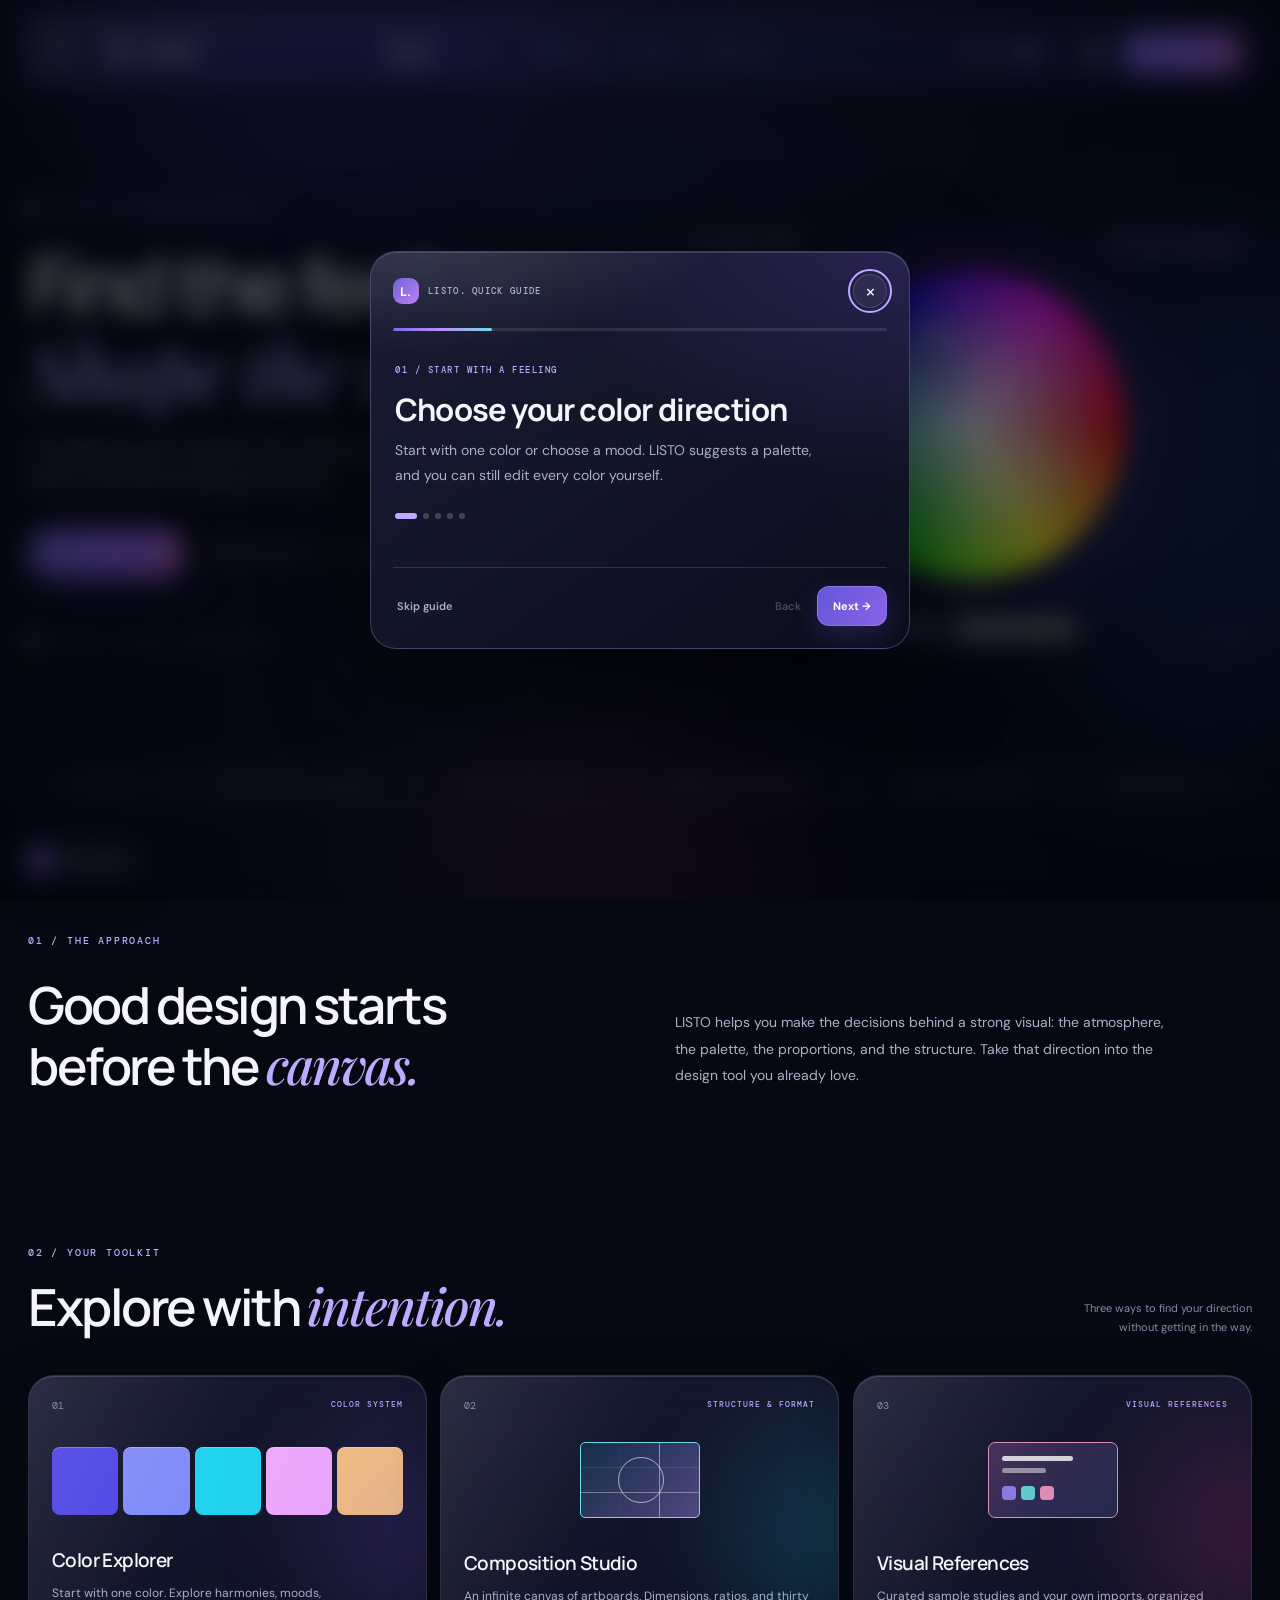
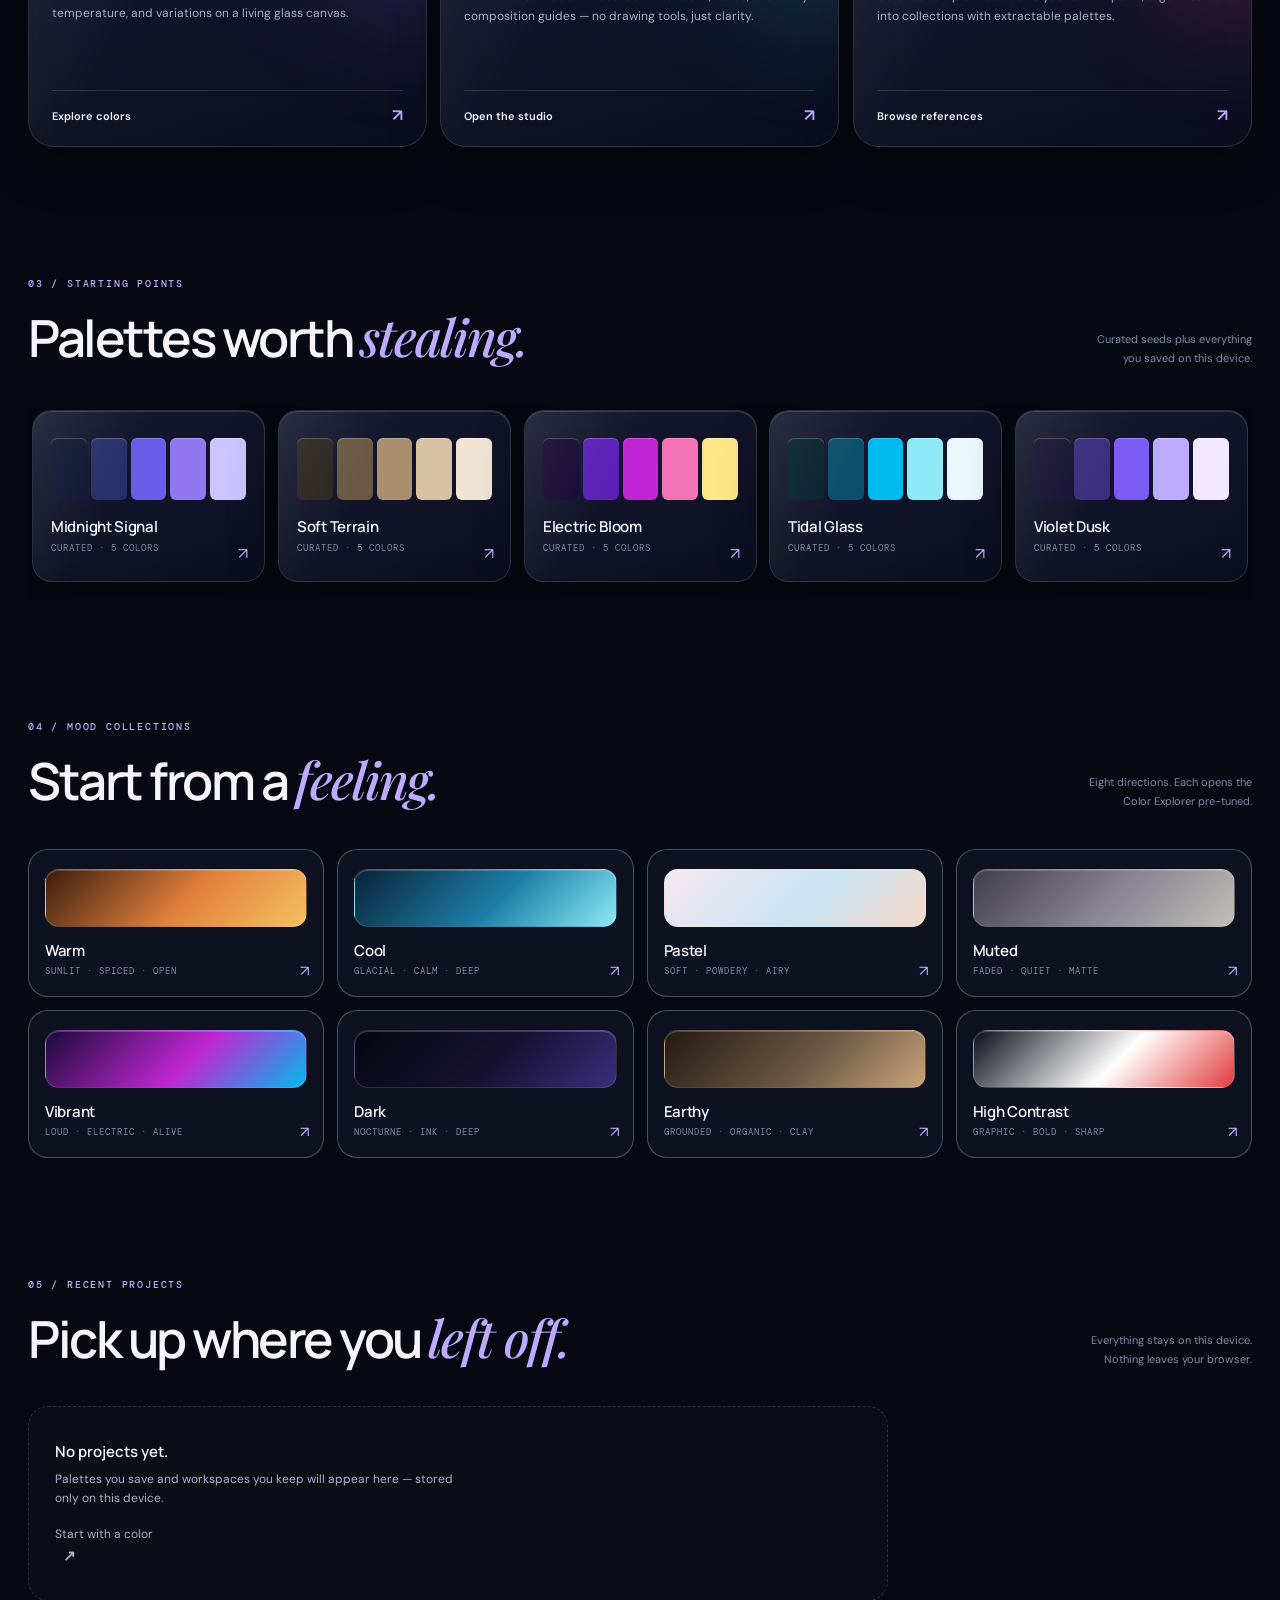
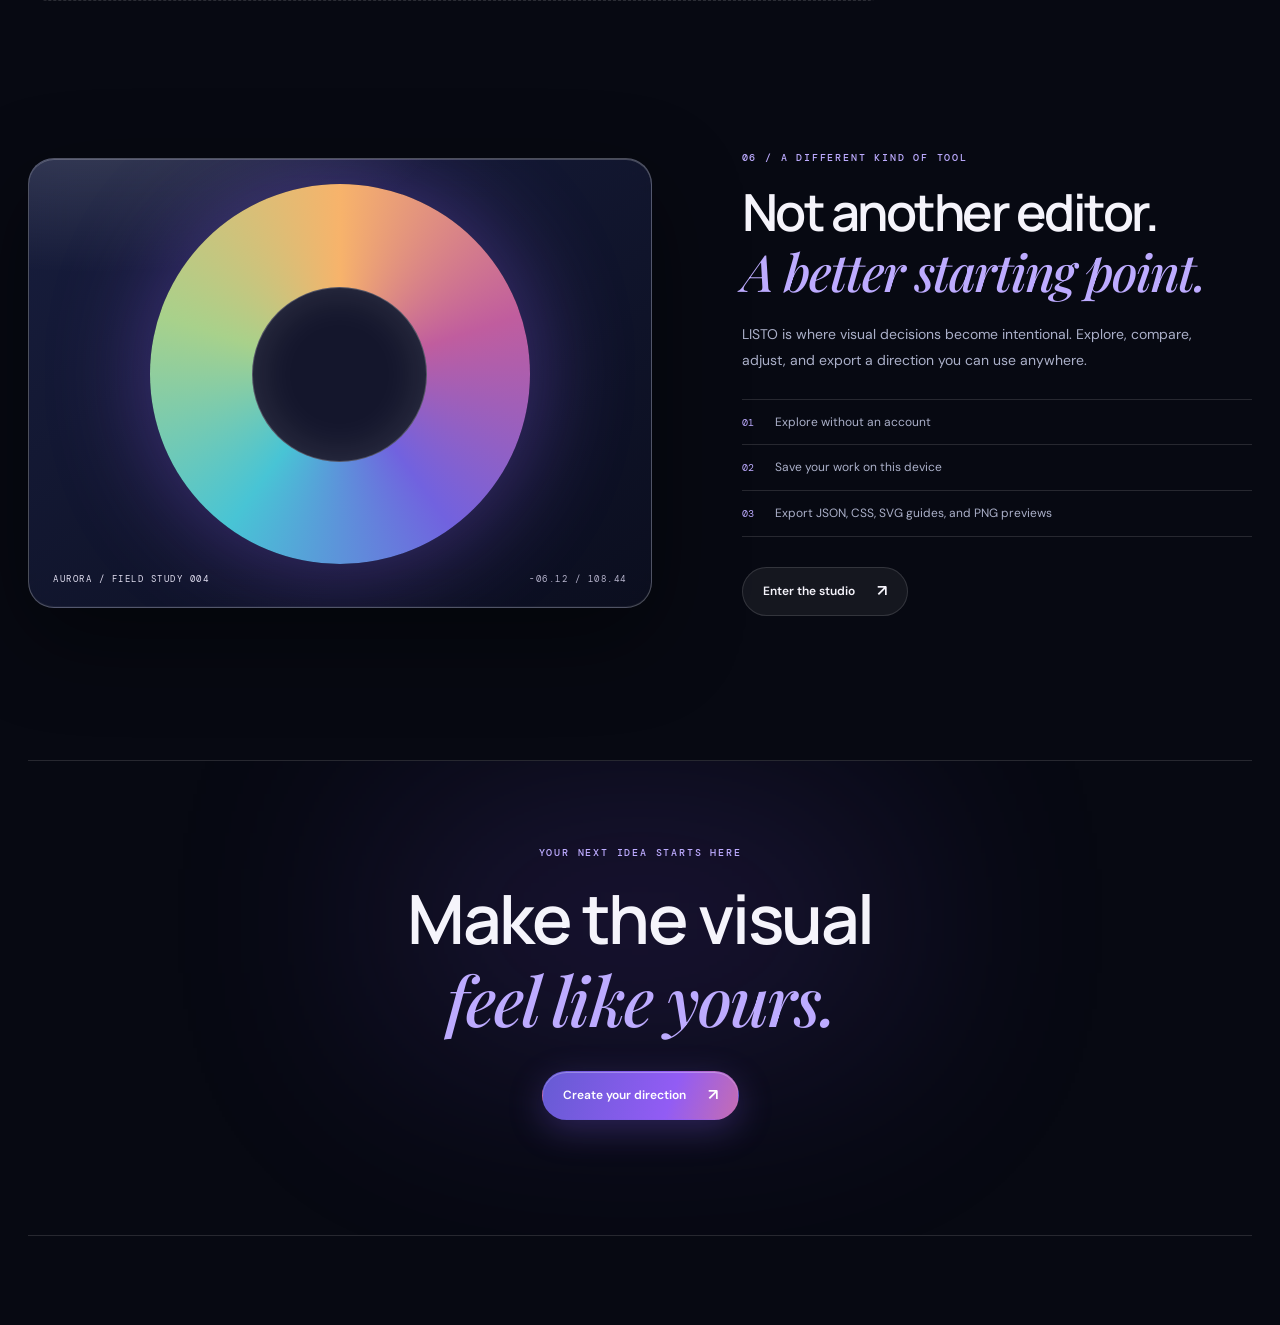
<file: index.html>
<!doctype html>
<html lang="en">
<head>
  <meta charset="utf-8">
  <meta name="viewport" content="width=device-width, initial-scale=1, viewport-fit=cover">
  <meta name="theme-color" content="#070912">
  <meta name="description" content="LISTO. — Create Your Visual Direction. Explore color, composition, dimensions, and visual references in a cinematic creative toolkit.">
  <meta name="color-scheme" content="dark light">
  <title>LISTO. — Create Your Visual Direction</title>
  <link rel="icon" href="data:image/svg+xml,%3Csvg xmlns='http://www.w3.org/2000/svg' viewBox='0 0 40 40'%3E%3Crect width='40' height='40' rx='10' fill='%23171933'/%3E%3Cpath d='M5 25C11 5 18 7 19 17S25 35 35 13' fill='none' stroke='%23bdabff' stroke-width='3' stroke-linecap='round'/%3E%3C/svg%3E">
  <link rel="preconnect" href="https://fonts.googleapis.com">
  <link rel="preconnect" href="https://fonts.gstatic.com" crossorigin>
  <link href="https://fonts.googleapis.com/css2?family=DM+Mono:wght@400;500&family=DM+Sans:wght@400;500;600;700&family=Manrope:wght@400;500;600;700;800&family=Playfair+Display:ital,wght@0,500;0,600;1,500&display=swap" rel="stylesheet">
  <link rel="stylesheet" href="styles.css">
  <link rel="stylesheet" href="workspace.css">
  <link rel="stylesheet" href="studio.css">
  <link rel="stylesheet" href="direction.css">
  <link rel="stylesheet" href="ux.css">
</head>
<body>
  <!-- ============ Cinematic atmosphere (shared) ============ -->
  <div class="ambient" aria-hidden="true">
    <div class="aurora aurora-a"></div>
    <div class="aurora aurora-b"></div>
    <div class="aurora aurora-c"></div>
    <div class="aurora-veil"></div>
    <div class="grain"></div>
    <div class="vignette"></div>
  </div>
  <div class="pointer-light" id="pointerLight" aria-hidden="true"></div>
  <div class="scroll-progress" id="scrollProgress" aria-hidden="true"></div>

  <!-- ============ Navigation ============ -->
  <header class="topbar-wrap">
    <nav class="topbar glass glass-liquid" aria-label="Main navigation">
      <button class="crumb-back icon-btn" id="crumbBack" aria-label="Back to homepage" hidden>←</button>
      <a class="brand" href="#home" aria-label="LISTO home">
        <span class="brand-mark">
          <svg viewBox="0 0 40 40" role="img" aria-label="Aurora Flow">
            <path d="M5 25C11 5 18 7 19 17S25 35 35 13"/>
            <path d="M5 31C13 15 19 14 23 23S29 30 35 22"/>
          </svg>
        </span>
        <span>LISTO<span class="brand-dot">.</span></span>
      </a>
      <span class="view-crumb" id="viewCrumb" hidden>COLOR EXPLORER</span>

      <div class="nav-links" id="navLinks">
        <a class="nav-link active" href="#home" data-route="home">Explore</a>
        <a class="nav-link" href="#colors" data-route="colors" aria-label="Color Explorer: choose and customize colors">Colors</a>
        <a class="nav-link" href="#studio" data-route="studio" aria-label="Composition Studio: set dimensions and composition guides">Composition</a>
        <a class="nav-link" href="#direction" data-route="direction" aria-label="Visual Direction: combine your choices and export">Direction</a>
        <a class="nav-link" href="#references" data-route="references" aria-label="Visual References: browse inspiration">References</a>
      </div>

      <div class="nav-actions">
        <div class="sound-cluster" role="group" aria-label="Sound controls">
          <button class="icon-btn sound-btn" id="soundToggle" aria-label="Turn sound off" aria-pressed="true" title="Sound">
            <span id="soundIcon">♫</span>
          </button>
          <input class="volume-slider" id="volumeSlider" type="range" min="0" max="100" value="35" aria-label="Sound volume" title="Volume">
        </div>
        <button class="icon-btn" id="themeToggle" aria-label="Switch light or dark theme" title="Theme">◐</button>
        <button class="menu-toggle" id="menuToggle" aria-label="Open navigation" aria-expanded="false" aria-controls="navLinks">☰</button>
        <a class="nav-cta" href="#studio">Open Studio <span aria-hidden="true">↗</span></a>
      </div>
    </nav>
  </header>

  <main id="home">
    <!-- ============ Hero ============ -->
    <section class="hero section-shell" id="explore">
      <div class="hero-copy">
        <div class="eyebrow"><span class="eyebrow-dot"></span> A VISUAL EXPLORATION TOOLKIT</div>
        <h1>Find the feeling.<br><em>Shape the vision.</em></h1>
        <p class="hero-description">A thoughtful space to explore color, understand composition, and build a visual direction before you create.</p>
        <div class="hero-actions">
          <a class="button button-primary magnetic" href="#colors">Explore colors <span aria-hidden="true">↗</span></a>
          <a class="text-link" href="#direction">Guided direction <span aria-hidden="true">↗</span></a>
          <a class="text-link" href="#how-it-works">How it works <span aria-hidden="true">↓</span></a>
        </div>
        <div class="hero-meta"><span class="live-dot"></span> No editor. No noise. Just direction.</div>
      </div>

      <div class="hero-art" id="heroArt" aria-label="Interactive color spectrum">
        <div class="art-halo" id="heroHalo"></div>
        <div class="orbit orbit-one" aria-hidden="true"></div>
        <div class="orbit orbit-two" aria-hidden="true"></div>
        <div class="wheel-wrap">
          <canvas id="heroWheel" aria-hidden="true"></canvas>
          <button class="wheel-knob" id="heroKnob" role="slider" aria-label="Color wheel — pick hue and saturation"
                  aria-valuemin="0" aria-valuemax="360" aria-valuenow="258" aria-valuetext="hue 258, saturation 72 percent"></button>
        </div>
        <div class="wheel-readout glass">
          <span class="wheel-swatch" id="heroSwatch" aria-hidden="true"></span>
          <code id="heroHex">#6D5CE8</code>
          <button class="text-link" id="heroUse" data-snd-off>Explore this color <span aria-hidden="true">↗</span></button>
        </div>
        <div class="float-label label-top"><span class="tiny-swatch swatch-violet"></span> DRAG THE SPECTRUM</div>
        <div class="float-label label-bottom"><span class="tiny-swatch swatch-cyan"></span> COLOR / MOOD</div>
        <div class="hero-index">01 — 04</div>
      </div>
    </section>

    <!-- ============ Ticker ============ -->
    <section class="ticker" aria-label="LISTO features">
      <div class="ticker-track">
        <span>COLOR EXPLORATION</span><i aria-hidden="true">✳</i><span>COMPOSITION THINKING</span><i aria-hidden="true">✳</i><span>VISUAL DIRECTION</span><i aria-hidden="true">✳</i><span>DIMENSION DISCOVERY</span><i aria-hidden="true">✳</i>
        <span aria-hidden="true">COLOR EXPLORATION</span><i aria-hidden="true">✳</i><span aria-hidden="true">COMPOSITION THINKING</span><i aria-hidden="true">✳</i><span aria-hidden="true">VISUAL DIRECTION</span><i aria-hidden="true">✳</i><span aria-hidden="true">DIMENSION DISCOVERY</span><i aria-hidden="true">✳</i>
      </div>
    </section>

    <!-- ============ Approach ============ -->
    <section class="section-shell intro-section" id="how-it-works">
      <div class="section-kicker">01 / THE APPROACH</div>
      <div class="intro-grid">
        <h2>Good design starts<br>before the <em>canvas.</em></h2>
        <p>LISTO helps you make the decisions behind a strong visual: the atmosphere, the palette, the proportions, and the structure. Take that direction into the design tool you already love.</p>
      </div>
    </section>

    <!-- ============ Toolkit ============ -->
    <section class="section-shell tools-section" id="studio-anchor">
      <div class="section-heading">
        <div>
          <div class="section-kicker">02 / YOUR TOOLKIT</div>
          <h2>Explore with <em>intention.</em></h2>
        </div>
        <span class="section-note">Three ways to find your direction<br>without getting in the way.</span>
      </div>

      <div class="tool-grid tool-grid-3">
        <article class="tool-card tool-color glass glass-crystal">
          <div class="tool-topline"><span>01</span><span class="tool-tag">COLOR SYSTEM</span></div>
          <div class="mini-palette"><span></span><span></span><span></span><span></span><span></span></div>
          <h3>Color Explorer</h3>
          <p>Start with one color. Explore harmonies, moods, temperature, and variations on a living glass canvas.</p>
          <button class="card-action" data-route="colors">Explore colors <span aria-hidden="true">↗</span></button>
        </article>

        <article class="tool-card tool-composition glass glass-crystal">
          <div class="tool-topline"><span>02</span><span class="tool-tag">STRUCTURE &amp; FORMAT</span></div>
          <div class="mini-artboard"><div class="thirds"></div><div class="mini-circle"></div></div>
          <h3>Composition Studio</h3>
          <p>An infinite canvas of artboards. Dimensions, ratios, and thirty composition guides — no drawing tools, just clarity.</p>
          <button class="card-action" data-route="studio">Open the studio <span aria-hidden="true">↗</span></button>
        </article>

        <article class="tool-card tool-direction glass glass-crystal">
          <div class="tool-topline"><span>03</span><span class="tool-tag">VISUAL REFERENCES</span></div>
          <div class="direction-preview"><div class="dp-line"></div><div class="dp-line short"></div><div class="dp-chips"><i></i><i></i><i></i></div></div>
          <h3>Visual References</h3>
          <p>Curated sample studies and your own imports, organized into collections with extractable palettes.</p>
          <button class="card-action" data-route="references">Browse references <span aria-hidden="true">↗</span></button>
        </article>
      </div>
    </section>

    <!-- ============ Featured palettes ============ -->
    <section class="section-shell palettes-section" id="palettes">
      <div class="section-heading">
        <div>
          <div class="section-kicker">03 / STARTING POINTS</div>
          <h2>Palettes worth <em>stealing.</em></h2>
        </div>
        <span class="section-note">Curated seeds plus everything<br>you saved on this device.</span>
      </div>
      <div class="palette-strip" id="paletteStrip"></div>
    </section>

    <!-- ============ Mood collections ============ -->
    <section class="section-shell moods-section" id="moods">
      <div class="section-heading">
        <div>
          <div class="section-kicker">04 / MOOD COLLECTIONS</div>
          <h2>Start from a <em>feeling.</em></h2>
        </div>
        <span class="section-note">Eight directions. Each opens the<br>Color Explorer pre-tuned.</span>
      </div>
      <div class="mood-tiles" id="moodTiles"></div>
    </section>

    <!-- ============ Recent projects ============ -->
    <section class="section-shell recents-section" id="recents">
      <div class="section-heading">
        <div>
          <div class="section-kicker">05 / RECENT PROJECTS</div>
          <h2>Pick up where you <em>left off.</em></h2>
        </div>
        <span class="section-note">Everything stays on this device.<br>Nothing leaves your browser.</span>
      </div>
      <div class="recents-list" id="recentsList"></div>
    </section>

    <!-- ============ Philosophy ============ -->
    <section class="section-shell feature-section">
      <div class="feature-visual glass glass-liquid"><div class="feature-orb"></div><div class="feature-caption">AURORA / FIELD STUDY 004</div><div class="feature-coordinate">-06.12 / 108.44</div></div>
      <div class="feature-copy">
        <div class="section-kicker">06 / A DIFFERENT KIND OF TOOL</div>
        <h2>Not another editor.<br><em>A better starting point.</em></h2>
        <p>LISTO is where visual decisions become intentional. Explore, compare, adjust, and export a direction you can use anywhere.</p>
        <ul class="feature-list">
          <li><span>01</span> Explore without an account</li>
          <li><span>02</span> Save your work on this device</li>
          <li><span>03</span> Export JSON, CSS, SVG guides, and PNG previews</li>
        </ul>
        <a class="button button-secondary magnetic" href="#studio">Enter the studio <span aria-hidden="true">↗</span></a>
      </div>
    </section>

    <!-- ============ Closing ============ -->
    <section class="section-shell closing-section">
      <div class="closing-glow" aria-hidden="true"></div>
      <div class="section-kicker">YOUR NEXT IDEA STARTS HERE</div>
      <h2>Make the visual<br><em>feel like yours.</em></h2>
      <a class="button button-primary magnetic" href="#colors">Create your direction <span aria-hidden="true">↗</span></a>
    </section>
  </main>

  <footer class="footer section-shell">
    <a class="brand" href="#home"><span class="brand-mark"><svg viewBox="0 0 40 40"><path d="M5 25C11 5 18 7 19 17S25 35 35 13"/><path d="M5 31C13 15 19 14 23 23S29 30 35 22"/></svg></span><span>LISTO<span class="brand-dot">.</span></span></a>
    <span>CREATE YOUR VISUAL DIRECTION</span>
    <span>© 2026 LISTO. / MADE FOR THE CURIOUS.</span>
  </footer>

  <!-- ============ COLOR EXPLORER VIEW ============ -->
  <section class="view" id="view-colors" aria-label="Color Explorer" hidden>
    <div class="view-ambient" aria-hidden="true">
      <div class="dyn-aurora dyn-a"></div>
      <div class="dyn-aurora dyn-b"></div>
      <div class="dyn-veil"></div>
      <div class="grain"></div>
    </div>
    <h2 class="sr-only">Color Explorer</h2>

    <div class="view-body colors-layout">
      <!-- Left rail: inputs -->
      <aside class="rail rail-left glass" aria-label="Color inputs and tools">
        <div class="rail-tabs" role="tablist" aria-label="Color tools">
          <button class="rail-tab active" role="tab" aria-selected="true" data-tab="wheel" id="tabWheelBtn" aria-controls="tab-wheel">Wheel</button>
          <button class="rail-tab" role="tab" aria-selected="false" data-tab="mixer" id="tabMixerBtn" aria-controls="tab-mixer">Mixer</button>
          <button class="rail-tab" role="tab" aria-selected="false" data-tab="gradient" id="tabGradientBtn" aria-controls="tab-gradient">Gradient</button>
          <button class="rail-tab" role="tab" aria-selected="false" data-tab="contrast" id="tabContrastBtn" aria-controls="tab-contrast">Contrast</button>
        </div>

        <!-- Wheel / input panel -->
        <div class="rail-panel" id="tab-wheel" role="tabpanel" aria-labelledby="tabWheelBtn">
          <div class="wheel-block">
            <div class="cx-wheel-wrap">
              <canvas id="cxWheel" aria-hidden="true"></canvas>
              <button class="wheel-knob" id="cxKnob" role="slider" aria-label="Color wheel — hue and saturation"
                      aria-valuemin="0" aria-valuemax="360" aria-valuenow="258"></button>
            </div>
            <div class="field-inline">
              <label for="cxValue">Brightness</label>
              <input type="range" id="cxValue" min="8" max="100" value="86">
            </div>
          </div>

          <div class="control-group">
            <label for="cxHex">HEX</label>
            <div class="io-row">
              <input id="cxHex" value="#6D5CE8" maxlength="7" spellcheck="false" autocomplete="off">
              <input type="color" id="cxNative" value="#6D5CE8" aria-label="Native color picker">
            </div>
          </div>
          <div class="io-triple">
            <div class="control-group"><label for="cxR">R</label><input type="number" id="cxR" min="0" max="255" value="109"></div>
            <div class="control-group"><label for="cxG">G</label><input type="number" id="cxG" min="0" max="255" value="92"></div>
            <div class="control-group"><label for="cxB">B</label><input type="number" id="cxB" min="0" max="255" value="232"></div>
          </div>
          <div class="io-triple">
            <div class="control-group"><label for="cxH">H</label><input type="number" id="cxH" min="0" max="360" value="258"></div>
            <div class="control-group"><label for="cxS">S</label><input type="number" id="cxS" min="0" max="100" value="60"></div>
            <div class="control-group"><label for="cxL">L</label><input type="number" id="cxL" min="0" max="100" value="64"></div>
          </div>
          <p class="help-copy">Pick on the wheel, type in any format, or use the native picker. The whole interface reacts live.</p>
        </div>

        <!-- Mixer panel -->
        <div class="rail-panel" id="tab-mixer" role="tabpanel" aria-labelledby="tabMixerBtn" hidden>
          <div class="mixer-row">
            <input type="color" id="mixA" value="#6D5CE8" aria-label="Mixer color A">
            <input type="color" id="mixB" value="#01BAEF" aria-label="Mixer color B">
          </div>
          <div class="field-inline">
            <label for="mixT">Blend</label>
            <input type="range" id="mixT" min="0" max="100" value="50">
          </div>
          <div class="mixer-out">
            <span class="mixer-swatch" id="mixOutSwatch"></span>
            <code id="mixOutHex">#377BEB</code>
          </div>
          <button class="small-button" id="mixAdd" data-snd-off>Add mix to palette</button>
          <button class="small-button ghost" id="mixSetCore" data-snd-off>Set as core color</button>
          <p class="help-copy">Mixing is linear in sRGB — fast, predictable, and fully deterministic.</p>
        </div>

        <!-- Gradient panel -->
        <div class="rail-panel" id="tab-gradient" role="tabpanel" aria-labelledby="tabGradientBtn" hidden>
          <div class="grad-stops" id="gradStops"></div>
          <div class="grad-bar" id="gradBar" aria-hidden="true"></div>
          <div class="field-inline">
            <label for="gradAngle">Angle <span id="gradAngleVal">135°</span></label>
            <input type="range" id="gradAngle" min="0" max="360" value="135">
          </div>
          <pre class="code-block" id="gradCss" tabindex="0">background: linear-gradient(135deg, #6D5CE8, #01BAEF);</pre>
          <div class="btn-row">
            <button class="small-button" id="gradCopy" data-snd-off>Copy CSS</button>
            <button class="small-button ghost" id="gradApply" data-snd-off>Use in preview</button>
          </div>
        </div>

        <!-- Contrast panel -->
        <div class="rail-panel" id="tab-contrast" role="tabpanel" aria-labelledby="tabContrastBtn" hidden>
          <div class="field-inline split">
            <div class="control-group"><label for="ctFgIn">Text</label><input type="color" id="ctFgIn" value="#FFFFFF"></div>
            <div class="control-group"><label for="ctBgIn">Background</label><input type="color" id="ctBgIn" value="#6D5CE8"></div>
          </div>
          <div class="ct-sample" id="ctSample"><span>Sample text preview</span></div>
          <div class="ct-ratio" id="ctRatio">4.6 : 1</div>
          <div class="ct-badges" id="ctBadges"></div>
          <div class="quick-pick" id="ctQuick" aria-label="Quick pick from palette"></div>
          <p class="help-copy">WCAG 2.1 relative luminance. AA needs 4.5:1 (3:1 for large text), AAA needs 7:1.</p>
        </div>
      </aside>

      <!-- Center stage -->
      <section class="stage" aria-label="Live previews">
        <div class="preview-tabs" role="tablist" aria-label="Preview modes">
          <button class="preview-tab active" data-preview="gradient" role="tab" aria-selected="true">Gradient</button>
          <button class="preview-tab" data-preview="scene" role="tab" aria-selected="false">Scene</button>
          <button class="preview-tab" data-preview="abstract" role="tab" aria-selected="false">Abstract</button>
          <button class="preview-tab" data-preview="blocks" role="tab" aria-selected="false">Blocks</button>
          <button class="preview-tab" data-preview="glass" role="tab" aria-selected="false">Glass</button>
          <button class="preview-tab" data-preview="app" role="tab" aria-selected="false">App</button>
        </div>
        <div class="preview-stage glass glass-liquid" id="previewStage"></div>
        <div class="color-readout" id="colorReadout">
          <div class="ro-cell"><span>CORE</span><code id="roHex">#6D5CE8</code></div>
          <div class="ro-cell"><span>RGB</span><code id="roRgb">109 · 92 · 232</code></div>
          <div class="ro-cell"><span>HSL</span><code id="roHsl">258° 60% 64%</code></div>
          <div class="ro-cell"><span>TEMP</span><code id="roTemp">COOL</code></div>
          <div class="ro-cell"><span>VS WHITE</span><code id="roCw">3.2:1</code></div>
          <div class="ro-cell"><span>VS BLACK</span><code id="roCb">6.6:1</code></div>
        </div>
      </section>

      <!-- Right rail: harmony, palette, variations, moods, history, saved -->
      <aside class="rail rail-right glass" aria-label="Harmony and palette">
        <div class="control-group slim">
          <label for="harmonySel">Color harmony</label>
          <select id="harmonySel">
            <option>Analogous</option>
            <option>Complementary</option>
            <option>Triadic</option>
            <option>Tetradic</option>
            <option>Split Complementary</option>
            <option>Square</option>
            <option>Monochromatic</option>
          </select>
        </div>
        <p class="help-copy" id="harmonyDesc"></p>

        <div class="palette-block">
          <div class="pb-head"><h3>Palette</h3>
            <button class="mini-btn" id="regenBtn" title="Regenerate palette" aria-label="Regenerate palette">↻</button>
          </div>
          <div class="palette-row" id="paletteRow"></div>
          <p class="help-copy tiny">Click a swatch to copy. The ring marks the selected color. Locks survive regeneration.</p>
        </div>

        <div class="pb-head"><h3>Variations</h3></div>
        <div class="vary-grid">
          <button class="vary-btn" data-vary="lighter">Lighter</button>
          <button class="vary-btn" data-vary="darker">Darker</button>
          <button class="vary-btn" data-vary="warmer">Warmer</button>
          <button class="vary-btn" data-vary="cooler">Cooler</button>
          <button class="vary-btn" data-vary="muted">Muted</button>
          <button class="vary-btn" data-vary="vibrant">Vibrant</button>
          <button class="vary-btn" data-vary="contrast">Contrast</button>
          <button class="vary-btn" data-vary="balanced">Balanced</button>
        </div>

        <div class="pb-head"><h3>Moods</h3></div>
        <div class="mood-chips" id="moodChips"></div>

        <div class="pb-head">
          <h3>History</h3>
          <button class="mini-btn" id="undoBtn" title="Undo last palette change" aria-label="Undo" data-snd-off>⟲</button>
        </div>
        <div class="hist-strip" id="histStrip"></div>

        <div class="pb-head"><h3>Saved palettes</h3></div>
        <div class="save-row">
          <input id="palName" placeholder="Name this palette" maxlength="40" aria-label="Palette name">
          <button class="small-button" id="savePalBtn" data-snd-off>Save</button>
        </div>
        <div class="saved-list" id="savedList"></div>

        <div class="btn-row export-row">
          <button class="small-button" id="expJson" data-snd-off>Export JSON</button>
          <button class="small-button" id="expCss" data-snd-off>CSS vars</button>
          <button class="small-button" id="expPng" data-snd-off>PNG card</button>
        </div>
      </aside>
    </div>
  </section>

  <!-- ============ COMPOSITION STUDIO VIEW ============ -->
  <section class="view" id="view-studio" aria-label="Composition Studio" hidden>
    <h2 class="sr-only">Composition Studio</h2>
    <div class="studio-root">
      <!-- Composition library drawer -->
      <aside class="lib-drawer glass" id="libDrawer" aria-label="Composition library">
        <div class="lib-head">
          <h3>Composition Library</h3>
          <button class="mini-btn" id="libClose" aria-label="Close library" data-snd-off>×</button>
        </div>
        <div class="lib-scroll" id="libList"></div>
      </aside>

      <!-- Canvas -->
      <div class="canvas-wrap">
        <div class="canvas-viewport" id="canvasViewport" tabindex="0" aria-label="Canvas with one artboard. Arrow keys pan, plus and minus zoom, zero fits the artboard.">
          <div class="canvas-world" id="canvasWorld"></div>
          <div class="snap-layer" id="snapLayer" aria-hidden="true"></div>
        </div>

        <div class="studio-toolbar glass" id="studioToolbar" role="toolbar" aria-label="Canvas tools">
          <button class="tb-btn accent" id="tbNew" title="New artboard (N)">＋<span class="tb-tip">New</span></button>
          <button class="tb-btn" id="tbDup" title="Duplicate selected artboard">⧉<span class="tb-tip">Duplicate</span></button>
          <button class="tb-btn" id="tbDel" title="Delete selected artboard (Del)">🗑<span class="tb-tip">Delete</span></button>
          <span class="tb-sep" aria-hidden="true"></span>
          <button class="tb-btn" id="tbUndo" title="Undo">⟲<span class="tb-tip">Undo</span></button>
          <button class="tb-btn toggle" id="tbSnap" title="Smart snap on/off" aria-pressed="true">⌖<span class="tb-tip">Snap</span></button>
          <span class="tb-sep" aria-hidden="true"></span>
          <button class="tb-btn" id="tbFitAll" title="Fit artboard (0)">⛶<span class="tb-tip">Fit all</span></button>
          <button class="tb-btn" id="tbFocus" title="Focus selected artboard (F)">◉<span class="tb-tip">Focus</span></button>
          <button class="tb-btn" id="tbCompare" title="Compare two artboards side by side (C)">◫<span class="tb-tip">Compare</span></button>
          <span class="tb-sep" aria-hidden="true"></span>
          <button class="tb-btn" id="tbZoomOut" title="Zoom out (-)">−</button>
          <span class="zoom-label" id="zoomLabel">100%</span>
          <button class="tb-btn" id="tbZoomIn" title="Zoom in (+)">＋</button>
          <span class="tb-sep" aria-hidden="true"></span>
          <button class="tb-btn toggle" id="tbMini" title="Minimap on/off" aria-pressed="true">▦<span class="tb-tip">Map</span></button>
          <button class="tb-btn toggle" id="tbLib" title="Composition library" aria-pressed="false">☰<span class="tb-tip">Library</span></button>
          <button class="tb-btn toggle" id="tbInsp" title="Properties inspector" aria-pressed="true">⚙<span class="tb-tip">Props</span></button>
          <span class="tb-sep" aria-hidden="true"></span>
          <button class="tb-btn" id="tbSave" title="Save workspace to this device">⤓<span class="tb-tip">Save</span></button>
          <button class="tb-btn" id="tbExport" title="Export" aria-haspopup="true" aria-expanded="false">⇱<span class="tb-tip">Export</span></button>
        </div>
        <div class="export-menu glass" id="exportMenu" hidden>
          <button class="menu-item" id="expStudioJson">Workspace JSON</button>
          <button class="menu-item" id="expGuideSvg">SVG composition guide</button>
          <button class="menu-item" id="expGuidePng">PNG preview</button>
        </div>

        <canvas class="minimap" id="minimap" width="220" height="150" aria-label="Minimap — click to navigate"></canvas>
        <div class="canvas-hint" id="canvasHint">Drag to pan · Scroll to move · Ctrl + scroll to zoom · Resize the selected artboard from its handles</div>
      </div>

      <!-- Inspector -->
      <aside class="inspector glass" id="inspector" aria-label="Artboard properties">
        <div class="insp-scroll">
          <section class="insp-sec">
            <h4>Artboard</h4>
            <div class="field-row"><label for="abName">Name</label><input id="abName" placeholder="Artboard name" maxlength="48"></div>
            <div class="field-row two">
              <div><label for="abUnit">Unit</label>
                <select id="abUnit"><option value="px">px</option><option value="mm">mm</option><option value="cm">cm</option><option value="in">inch</option></select>
              </div>
              <div><label for="abPreset">Dimension preset</label>
                <select id="abPreset">
                  <option value="">Choose…</option>
                  <optgroup label="Social">
                    <option value="1080x1350">Portrait post · 1080 × 1350</option>
                    <option value="1080x1080">Square post · 1080 × 1080</option>
                    <option value="1080x1920">Story / Reel · 1080 × 1920</option>
                    <option value="1200x630">Link card · 1200 × 630</option>
                    <option value="1500x500">Banner · 1500 × 500</option>
                  </optgroup>
                  <optgroup label="Print">
                    <option value="a4">A4 · 210 × 297 mm</option>
                    <option value="a3">A3 · 297 × 420 mm</option>
                    <option value="a5">A5 · 148 × 210 mm</option>
                    <option value="poster-s">Poster S · 11 × 17 in</option>
                    <option value="poster-l">Poster L · 18 × 24 in</option>
                    <option value="poster-xl">Poster XL · 24 × 36 in</option>
                  </optgroup>
                  <optgroup label="Screen">
                    <option value="1440x900">Desktop · 1440 × 900</option>
                    <option value="1920x1080">Desktop HD · 1920 × 1080</option>
                    <option value="2560x1440">Desktop QHD · 2560 × 1440</option>
                    <option value="834x1112">Tablet · 834 × 1112</option>
                    <option value="390x844">Mobile · 390 × 844</option>
                    <option value="1920x1200">Wallpaper · 1920 × 1200</option>
                    <option value="2560x1440w">Wallpaper QHD · 2560 × 1440</option>
                  </optgroup>
                  <optgroup label="Video & Presentation">
                    <option value="1280x720">Video HD · 1280 × 720</option>
                    <option value="3840x2160">Video UHD · 3840 × 2160</option>
                    <option value="1920x1080p">Slide 16:9 · 1920 × 1080</option>
                    <option value="2048x1536p">Slide 4:3 · 2048 × 1536</option>
                  </optgroup>
                </select>
              </div>
            </div>
            <div class="dim-grid">
              <div class="field"><label for="abW">Width</label><input type="number" id="abW" min="16" max="20000" step="any" inputmode="decimal"></div>
              <button class="mini-btn wide" id="abSwap" title="Swap orientation" aria-label="Swap width and height">⇄</button>
              <div class="field"><label for="abH">Height</label><input type="number" id="abH" min="16" max="20000" step="any" inputmode="decimal"></div>
            </div>
            <div class="ratio-row">
              <label class="check"><input type="checkbox" id="abRatioLock"> Lock ratio</label>
              <code id="abRatio">—</code>
            </div>
            <div class="field-row two">
              <div><label for="abDpi">DPI / PPI</label><input type="number" id="abDpi" min="24" max="1200" value="300"></div>
              <div><label for="abBg">Background</label><input type="color" id="abBg" value="#10162B"></div>
            </div>
          </section>

          <section class="insp-sec">
            <h4>Print space</h4>
            <div class="field-row two">
              <div><label for="abBleed">Bleed (mm)</label><input type="number" id="abBleed" min="0" max="20" step="0.5" value="0"></div>
              <div><label for="abMargin">Margin</label><input type="number" id="abMargin" min="0" max="2000" step="any" value="0"></div>
            </div>
            <label class="check"><input type="checkbox" id="abSafe"> Show safe area</label>
            <p class="help-copy tiny">Margin is measured in the selected unit. The dashed frame marks content bounds.</p>
          </section>

          <section class="insp-sec">
            <h4>Guides</h4>
            <div class="guide-list" id="guideList"></div>
            <p class="help-copy tiny" id="guideHint">Apply guides from the Composition Library.</p>
          </section>

          <section class="insp-sec">
            <h4>Reference overlay</h4>
            <input type="file" id="refFile" accept="image/*" hidden>
            <div class="btn-row">
              <button class="small-button" id="refImport" data-snd-off>Import image</button>
              <button class="small-button ghost" id="refFit" data-snd-off>Fit to artboard</button>
            </div>
            <div id="refCtrls" hidden>
              <div class="field-inline"><label for="refOpacity">Opacity <span id="refOpacityVal">40%</span></label><input type="range" id="refOpacity" min="5" max="100" value="40"></div>
              <div class="field-inline"><label for="refScale">Scale <span id="refScaleVal">100%</span></label><input type="range" id="refScale" min="10" max="400" value="100"></div>
              <div class="io-triple">
                <div class="control-group"><label for="refX">X %</label><input type="number" id="refX" min="-100" max="100" value="0"></div>
                <div class="control-group"><label for="refY">Y %</label><input type="number" id="refY" min="-100" max="100" value="0"></div>
                <div class="control-group"><label for="refRot">Rot °</label><input type="number" id="refRot" min="-180" max="180" value="0"></div>
              </div>
              <div class="btn-row">
                <label class="check"><input type="checkbox" id="refShow" checked> Show</label>
                <label class="check"><input type="checkbox" id="refLock"> Lock</label>
                <button class="mini-btn danger" id="refRemove" title="Remove reference" aria-label="Remove reference">×</button>
              </div>
              <p class="help-copy tiny">References sit above the artboard for comparison only — they are never design layers.</p>
            </div>
          </section>

          <section class="insp-sec">
            <h4>Visual blueprint</h4>
            <div class="field-row"><label for="bpTitle">Project title</label><input id="bpTitle" placeholder="e.g. Midnight Signal"></div>
            <div class="field-row"><label for="bpMood">Mood / direction</label><input id="bpMood" placeholder="e.g. focused, atmospheric"></div>
            <div class="field-row"><label for="bpNotes">Composition notes</label><textarea id="bpNotes" rows="3" placeholder="Guides, hierarchy, references…"></textarea></div>
            <div class="btn-row">
              <button class="small-button" id="bpSave" data-snd-off>Save blueprint</button>
              <button class="small-button ghost" id="bpExport" data-snd-off>Export JSON</button>
            </div>
            <p class="help-copy tiny" id="bpStatus">Saved locally on this device.</p>
          </section>
        </div>
      </aside>
    </div>
  </section>

  <!-- ============ VISUAL REFERENCES VIEW ============ -->
  <section class="view" id="view-references" aria-label="Visual References" hidden>
    <h2 class="sr-only">Visual References</h2>
    <div class="refs-body">
      <div class="refs-head glass">
        <div class="refs-search">
          <input id="refSearch" type="search" placeholder="Search titles, tags, moods…" aria-label="Search references">
        </div>
        <div class="ref-chips" id="refChips" role="tablist" aria-label="Filter categories"></div>
        <div class="refs-actions">
          <input type="file" id="refFileInput" accept="image/*" multiple hidden>
          <button class="small-button" id="refImportBtn" data-snd-off>Import images</button>
          <span class="refs-count" id="refsCount"></span>
        </div>
      </div>
      <div class="refs-scroll">
        <div class="refs-grid" id="refsGrid"></div>
        <div class="refs-empty" id="refsEmpty" hidden>
          <strong>Nothing matches that search.</strong>
          <span>Try another word, or import your own image below.</span>
          <button class="small-button" id="refImportBtn2" data-snd-off>Import images</button>
        </div>
      </div>
      <aside class="ref-detail glass" id="refDetail" aria-label="Reference details" hidden>
        <button class="mini-btn ref-detail-close" id="refDetailClose" aria-label="Close details" data-snd-off>×</button>
        <div id="refDetailBody"></div>
      </aside>
    </div>
  </section>

  <!-- ============ GUIDED DIRECTION VIEW ============ -->
  <section class="view" id="view-direction" aria-label="Guided Creative Direction" hidden>
    <div class="view-ambient dir-ambient" aria-hidden="true">
      <div class="dyn-aurora dyn-a"></div>
      <div class="dyn-aurora dyn-b"></div>
      <div class="dyn-veil"></div>
      <div class="grain"></div>
    </div>
    <h2 class="sr-only">Guided Creative Direction</h2>

    <div class="direction-body">
      <header class="direction-head glass glass-liquid">
        <div class="dh-title">
          <span class="dir-kicker">GUIDED WORKFLOW</span>
          <input class="dir-title-input" id="dpTitle" maxlength="80" aria-label="Project title" placeholder="Untitled Direction">
          <span class="dir-save-state" id="dpSavedState">Saved on this device</span>
        </div>

        <nav class="dir-steps" id="dpSteps" aria-label="Workflow progress">
          <button class="dir-step active" data-stage="color" aria-current="step"><i>01</i><span>Color</span></button>
          <button class="dir-step" data-stage="composition"><i>02</i><span>Composition</span></button>
          <button class="dir-step" data-stage="review"><i>03</i><span>Review</span></button>
          <button class="dir-step" data-stage="export"><i>04</i><span>Export</span></button>
        </nav>

        <div class="dh-actions">
          <button class="small-button ghost" id="dpNew">New</button>
          <button class="small-button" id="dpSave">Save project</button>
          <button class="small-button ghost" id="dpOpen">Open</button>
        </div>
      </header>

      <div class="direction-scroll" id="dpScroll">
        <!-- STAGE 1 — COLOR -->
        <section class="dir-stage" data-panel="color" aria-label="Color direction">
          <div class="dir-grid color-grid">
            <aside class="dir-panel glass" aria-label="Color inputs">
              <div class="dir-panel-head"><span>01 / CORE COLOR</span><i class="dir-live-dot"></i></div>
              <div class="dp-wheel-wrap">
                <canvas id="dpWheel" aria-hidden="true"></canvas>
                <button class="wheel-knob" id="dpKnob" role="slider" aria-label="Color wheel — hue and saturation"
                        aria-valuemin="0" aria-valuemax="360" aria-valuenow="258"></button>
              </div>
              <div class="field-inline">
                <label for="dpValue">Brightness</label>
                <input type="range" id="dpValue" min="8" max="100" value="86">
              </div>
              <div class="control-group">
                <label for="dpHex">HEX</label>
                <div class="io-row">
                  <input id="dpHex" value="#6D5CE8" maxlength="7" spellcheck="false" autocomplete="off">
                  <input type="color" id="dpNative" value="#6D5CE8" aria-label="Native color picker">
                </div>
              </div>
              <div class="io-triple">
                <div class="control-group"><label for="dpR">R</label><input type="number" id="dpR" min="0" max="255" value="109"></div>
                <div class="control-group"><label for="dpG">G</label><input type="number" id="dpG" min="0" max="255" value="92"></div>
                <div class="control-group"><label for="dpB">B</label><input type="number" id="dpB" min="0" max="255" value="232"></div>
              </div>
              <div class="io-triple">
                <div class="control-group"><label for="dpH">H</label><input type="number" id="dpH" min="0" max="360" value="258"></div>
                <div class="control-group"><label for="dpS">S</label><input type="number" id="dpS" min="0" max="100" value="60"></div>
                <div class="control-group"><label for="dpL">L</label><input type="number" id="dpL" min="0" max="100" value="64"></div>
              </div>
              <p class="help-copy tiny">Pick, type, or use the native picker. Every stage and export reads this one color.</p>
            </aside>

            <div class="dir-feature glass" aria-label="Color atmosphere preview">
              <div class="dir-atmosphere" id="dpAtmosphere">
                <div class="atmo-orb atmo-a" id="dpAtmoA"></div>
                <div class="atmo-orb atmo-b" id="dpAtmoB"></div>
                <div class="atmo-orb atmo-c" id="dpAtmoC"></div>
                <div class="atmo-sheen"></div>
              </div>
              <div class="atmo-readout">
                <div>
                  <span class="dir-label">CORE</span>
                  <code id="dpCoreHex">#6D5CE8</code>
                </div>
                <div>
                  <span class="dir-label">RGB</span>
                  <code id="dpCoreRgb">109 · 92 · 232</code>
                </div>
                <div>
                  <span class="dir-label">HSL</span>
                  <code id="dpCoreHsl">258° 60% 64%</code>
                </div>
                <div>
                  <span class="dir-label">MOOD</span>
                  <code id="dpMoodReadout">Custom</code>
                </div>
              </div>
              <p class="dir-harmony-note" id="dpHarmonyNote">Analogous — neighbors on the wheel.</p>
            </div>

            <aside class="dir-panel glass" aria-label="Palette and mood">
              <div class="control-group slim">
                <label for="dpHarmony">Color harmony</label>
                <select id="dpHarmony">
                  <option>Analogous</option>
                  <option>Complementary</option>
                  <option>Triadic</option>
                  <option>Tetradic</option>
                  <option>Split Complementary</option>
                  <option>Square</option>
                  <option>Monochromatic</option>
                </select>
              </div>
              <div class="dir-panel-head sub"><span>MOOD</span><button class="mini-btn" id="dpClearMood" title="Clear mood" aria-label="Clear mood">×</button></div>
              <div class="mood-chips dir-moods" id="dpMoods"></div>

              <div class="dir-panel-head sub"><span>PALETTE</span><button class="mini-btn" id="dpRegen" title="Regenerate palette" aria-label="Regenerate palette">↻</button></div>
              <div class="palette-row dir-palette" id="dpPalette"></div>
              <div class="dp-lock-note">Tap a swatch to set it as core · lock to keep it through changes</div>

              <div class="dir-panel-head sub"><span>VARIATIONS</span></div>
              <div class="vary-grid dir-vary">
                <button class="vary-btn" data-dp-vary="lighter">Lighter</button>
                <button class="vary-btn" data-dp-vary="darker">Darker</button>
                <button class="vary-btn" data-dp-vary="warmer">Warmer</button>
                <button class="vary-btn" data-dp-vary="cooler">Cooler</button>
                <button class="vary-btn" data-dp-vary="muted">Muted</button>
                <button class="vary-btn" data-dp-vary="vibrant">Vibrant</button>
                <button class="vary-btn" data-dp-vary="contrast">Contrast</button>
                <button class="vary-btn" data-dp-vary="balanced">Balanced</button>
              </div>
              <a class="text-link dir-tool-link" href="#colors">Open full Color Explorer <span aria-hidden="true">↗</span></a>
            </aside>
          </div>
        </section>

        <!-- STAGE 2 — COMPOSITION -->
        <section class="dir-stage" data-panel="composition" aria-label="Composition and dimensions" hidden>
          <div class="dir-grid comp-grid">
            <aside class="dir-panel glass" aria-label="Dimension controls">
              <div class="dir-panel-head"><span>02 / DIMENSIONS</span><i class="dir-live-dot"></i></div>
              <div class="field-row two">
                <div><label for="dpUnit">Unit</label>
                  <select id="dpUnit"><option value="px">px</option><option value="mm">mm</option><option value="cm">cm</option><option value="in">inch</option></select>
                </div>
                <div><label for="dpDpi">DPI / PPI</label><input type="number" id="dpDpi" min="24" max="1200" value="300"></div>
              </div>
              <div class="dim-grid">
                <div class="field"><label for="dpW">Width</label><input type="number" id="dpW" min="16" max="20000" step="any" inputmode="decimal"></div>
                <button class="mini-btn wide" id="dpSwap" title="Swap orientation" aria-label="Swap width and height">⇄</button>
                <div class="field"><label for="dpHeight">Height</label><input type="number" id="dpHeight" min="16" max="20000" step="any" inputmode="decimal"></div>
              </div>
              <div class="ratio-row">
                <label class="check"><input type="checkbox" id="dpRatioLock" checked> Lock ratio</label>
                <code id="dpRatioReadout">4:5</code>
              </div>
              <div class="dir-panel-head sub"><span>ASPECT RATIO</span></div>
              <div class="ratio-chips" id="dpRatios">
                <button data-ratio="1:1">1:1</button>
                <button data-ratio="4:5">4:5</button>
                <button data-ratio="16:9">16:9</button>
                <button data-ratio="9:16">9:16</button>
                <button data-ratio="3:2">3:2</button>
                <button data-ratio="210:297">A4</button>
              </div>
              <div class="field-row two">
                <div><label for="dpBg">Background</label><input type="color" id="dpBg" value="#10162B"></div>
                <div><label for="dpMargin">Margin (px)</label><input type="number" id="dpMargin" min="0" max="2000" step="1" value="0"></div>
              </div>
              <label class="check"><input type="checkbox" id="dpSafe" checked> Show safe area</label>
              <label class="check"><input type="checkbox" id="dpGrid"> Show layout grid</label>
              <p class="help-copy tiny">Drag the artboard handles or type exact values. Both stay in sync.</p>
            </aside>

            <div class="dir-artboard-stage glass" id="dpArtStage" aria-label="Artboard preview">
              <div class="dp-art-meta">
                <span id="dpArtName">Direction Artboard</span>
                <code id="dpDimReadout">1080 × 1350 px</code>
              </div>
              <div class="dp-art-viewport" id="dpArtViewport">
                <div class="dp-art-frame" id="dpArtFrame">
                  <svg id="dpArtSvg" viewBox="0 0 1080 1350" preserveAspectRatio="none" aria-hidden="true"></svg>
                  <span class="dp-handle n" data-handle="n"></span>
                  <span class="dp-handle e" data-handle="e"></span>
                  <span class="dp-handle s" data-handle="s"></span>
                  <span class="dp-handle w" data-handle="w"></span>
                  <span class="dp-handle ne" data-handle="ne"></span>
                  <span class="dp-handle se" data-handle="se"></span>
                  <span class="dp-handle sw" data-handle="sw"></span>
                  <span class="dp-handle nw" data-handle="nw"></span>
                </div>
              </div>
              <div class="dp-art-caption"><span>COMPOSITION PREVIEW</span><span id="dpArtRatio">4:5</span></div>
            </div>

            <aside class="dir-panel glass" aria-label="Composition guides">
              <div class="dir-panel-head"><span>GUIDES &amp; STRUCTURE</span><i class="dir-live-dot"></i></div>
              <div class="dp-guide-list" id="dpGuides"></div>
              <div class="dir-panel-head sub"><span>LAYOUT</span></div>
              <div class="dp-layout-rows">
                <span>Safe area <code id="dpSafeState">ON</code></span>
                <span>Grid <code id="dpGridState">OFF</code></span>
                <span>Ratio lock <code id="dpLockState">ON</code></span>
              </div>
              <a class="text-link dir-tool-link" href="#studio">Open Composition Studio <span aria-hidden="true">↗</span></a>
              <p class="help-copy tiny">Dimensions sync with the studio's selected artboard and the shared project.</p>
            </aside>
          </div>
        </section>

        <!-- STAGE 3 — REVIEW -->
        <section class="dir-stage" data-panel="review" aria-label="Visual direction review" hidden>
          <div class="dir-grid review-grid">
            <div class="dir-review glass">
              <div class="dir-panel-head"><span>03 / VISUAL DIRECTION</span><span class="dir-review-flag">LIVE</span></div>
              <h3 class="review-title" id="dpRevTitle">Untitled Direction</h3>
              <p class="review-mood" id="dpRevMood">No mood selected</p>

              <div class="review-core">
                <span class="review-core-swatch" id="dpRevSwatch"></span>
                <div>
                  <span class="dir-label">CORE COLOR</span>
                  <code id="dpRevCore">#6D5CE8</code>
                </div>
                <div>
                  <span class="dir-label">HARMONY</span>
                  <code id="dpRevHarmony">Analogous</code>
                </div>
              </div>

              <div class="dir-panel-head sub"><span>PALETTE</span></div>
              <div class="review-palette" id="dpRevPalette"></div>

              <div class="review-facts">
                <div><span>DIMENSIONS</span><code id="dpRevDims">1080 × 1350 px</code></div>
                <div><span>ASPECT</span><code id="dpRevRatio">4:5</code></div>
                <div><span>GUIDES</span><code id="dpRevGuides">Thirds</code></div>
                <div><span>DPI</span><code id="dpRevDpi">300</code></div>
              </div>

              <div class="field-row">
                <label for="dpRevNotes">Direction notes</label>
                <textarea id="dpRevNotes" rows="4" maxlength="1200" placeholder="What should this direction feel like? Materials, pace, references…"></textarea>
              </div>
              <span class="dir-save-state" id="dpRevStatus">Every change updates this review automatically.</span>
            </div>

            <div class="dir-review-visual glass">
              <div class="review-atmosphere" id="dpRevAtmosphere">
                <div class="atmo-orb atmo-a"></div>
                <div class="atmo-orb atmo-b"></div>
                <div class="atmo-orb atmo-c"></div>
                <div class="atmo-sheen"></div>
              </div>
              <div class="review-art" id="dpRevArt"></div>
              <div class="review-visual-foot">
                <span id="dpRevName">Direction Artboard</span>
                <span id="dpRevArtRatio">1080 × 1350</span>
              </div>
            </div>
          </div>
        </section>

        <!-- STAGE 4 — EXPORT STUDIO -->
        <section class="dir-stage" data-panel="export" aria-label="Export studio" hidden>
          <div class="dir-grid export-grid">
            <aside class="dir-panel glass" aria-label="Export settings">
              <div class="dir-panel-head"><span>04 / EXPORT STUDIO</span><i class="dir-live-dot"></i></div>

              <div class="dir-panel-head sub"><span>FORMAT</span></div>
              <div class="seg-row" id="dxFormats" role="group" aria-label="Export format">
                <button class="seg active" data-format="pdf">PDF</button>
                <button class="seg" data-format="png">PNG</button>
                <button class="seg" data-format="jpg">JPG</button>
              </div>

              <div class="dir-panel-head sub"><span>WHAT TO EXPORT</span></div>
              <div class="dx-targets" id="dxTargets" role="group" aria-label="Export target">
                <button class="dx-target active" data-target="blueprint"><b>Full blueprint</b><span>Complete visual direction</span></button>
                <button class="dx-target" data-target="palette"><b>Color palette</b><span>Swatches, HEX and RGB</span></button>
                <button class="dx-target" data-target="composition"><b>Composition</b><span>Artboard with guide overlay</span></button>
                <button class="dx-target" data-target="artboard"><b>Artboard</b><span>Clean artboard preview</span></button>
              </div>

              <div class="dir-panel-head sub"><span>PAGE &amp; QUALITY</span></div>
              <div class="field-row two">
                <div><label for="dxPaper">Paper</label>
                  <select id="dxPaper"><option value="a4">A4</option><option value="letter">US Letter</option></select>
                </div>
                <div><label for="dxOrientation">Orientation</label>
                  <select id="dxOrientation"><option value="portrait">Portrait</option><option value="landscape">Landscape</option></select>
                </div>
              </div>
              <div class="field-row two">
                <div><label for="dxResolution">Resolution</label>
                  <select id="dxResolution">
                    <option value="1600">Standard · 1600 px</option>
                    <option value="2400" selected>High · 2400 px</option>
                    <option value="3200">Ultra · 3200 px</option>
                  </select>
                </div>
                <div><label for="dxQuality">JPG quality <span id="dxQualityVal">92%</span></label>
                  <input type="range" id="dxQuality" min="60" max="100" value="92">
                </div>
              </div>
              <label class="check" id="dxTransparentRow"><input type="checkbox" id="dxTransparent"> Transparent background (PNG)</label>
              <p class="help-copy tiny">All exports are generated in your browser. Nothing is uploaded.</p>

              <div class="dx-actions">
                <button class="button button-primary dx-main" id="dxExport"><span id="dxExportLabel">Export PDF</span> <span aria-hidden="true">↗</span></button>
                <button class="small-button" id="dxAll">Export all</button>
              </div>

              <div class="dx-progress" id="dxProgress" hidden><i id="dxProgressBar"></i></div>
              <p class="dx-status" id="dxStatus" role="status" aria-live="polite">Preview updates as you change settings.</p>
            </aside>

            <div class="dir-export-preview glass">
              <div class="dx-preview-head">
                <span id="dxPreviewTitle">Full blueprint · PDF</span>
                <code id="dxPreviewMeta">A4 · Portrait</code>
              </div>
              <div class="dx-preview-stage" id="dxPreviewStage">
                <canvas id="dxPreview" aria-label="Export preview"></canvas>
              </div>
              <div class="dx-quick">
                <span class="dir-label">QUICK EXPORT</span>
                <div class="dx-quick-grid">
                  <button class="small-button" data-quick="palette">Color palette</button>
                  <button class="small-button" data-quick="composition">Composition</button>
                  <button class="small-button" data-quick="artboard">Artboard</button>
                  <button class="small-button" data-quick="blueprint">Full blueprint</button>
                </div>
              </div>
            </div>
          </div>
        </section>
      </div>

      <footer class="direction-foot glass">
        <button class="small-button ghost" id="dpBack" disabled>← Back</button>
        <span class="dir-step-label" id="dpStepLabel">Step 1 of 4 · Color direction</span>
        <button class="button button-primary" id="dpNext">Composition <span aria-hidden="true">→</span></button>
      </footer>
    </div>

    <!-- Saved projects -->
    <div class="dir-modal" id="dpSavedModal" hidden>
      <div class="dir-modal-card glass glass-liquid" role="dialog" aria-modal="true" aria-labelledby="dpSavedTitle">
        <div class="dir-modal-head">
          <h3 id="dpSavedTitle">Saved projects</h3>
          <button class="mini-btn" id="dpModalClose" aria-label="Close saved projects">×</button>
        </div>
        <div class="dir-saved-list" id="dpSavedList"></div>
        <div class="dir-modal-foot">
          <button class="small-button ghost" id="dpModalNew">New direction</button>
          <button class="small-button" id="dpModalSave">Save current</button>
        </div>
      </div>
    </div>
  </section>

  <button class="ux-guide-trigger glass glass-liquid" id="uxGuideTrigger" type="button" aria-haspopup="dialog" aria-controls="uxGuideDialog"><span aria-hidden="true">?</span><span>Quick guide</span></button>

  <div class="toast" id="toast" role="status" aria-live="polite"><span class="toast-dot" aria-hidden="true"></span><span id="toastText"></span></div>

  <script src="js/core.js"></script>
  <script src="js/home.js"></script>
  <script src="js/explorer.js"></script>
  <script src="js/studio.js"></script>
  <script src="js/references.js"></script>
  <script src="js/direction.js"></script>
  <script src="js/ux.js"></script>
</body>
</html>
</file>
<file: styles.css>
/* ==========================================================================
   LISTO. — Aurora Atelier
   A cinematic glass design system. Vanilla CSS, no framework.
   ========================================================================== */

/* --------------------------------------------------------------------------
   1. Tokens
   -------------------------------------------------------------------------- */
:root {
  color-scheme: dark;

  --bg: #070912;
  --bg-deep: #05060f;
  --text: #f5f4fb;
  --muted: #abb0c9;
  --faint: #848aa6;

  --line: rgba(255, 255, 255, .13);
  --line-strong: rgba(255, 255, 255, .26);
  --hairline: rgba(255, 255, 255, .08);

  --glass: rgba(22, 25, 46, .52);
  --glass-strong: rgba(19, 22, 41, .86);

  --violet: #bdabff;
  --violet-deep: #7c5cf5;
  --cyan: #7ce6f2;
  --coral: #f2a37c;
  --mint: #7fe9c4;
  --pink: #ef9bc9;

  --accent: var(--violet);

  --max: 1240px;
  --ease: cubic-bezier(.22, 1, .36, 1);
  --ease-io: cubic-bezier(.65, 0, .35, 1);

  --shadow-soft: 0 18px 60px rgba(0, 0, 0, .3);
  --shadow-deep: 0 30px 90px rgba(0, 0, 0, .45);
  --inset: inset 0 1px 0 rgba(255, 255, 255, .14);

  --r-xl: 26px;
  --r-lg: 20px;
  --r-md: 14px;
  --r-sm: 10px;
}

body.light {
  color-scheme: light;
  --bg: #eef0f8;
  --bg-deep: #e6e9f4;
  --text: #17182d;
  --muted: #565c74;
  --faint: #737990;
  --line: rgba(28, 30, 60, .14);
  --line-strong: rgba(28, 30, 60, .24);
  --hairline: rgba(28, 30, 60, .08);
  --glass: rgba(255, 255, 255, .6);
  --glass-strong: rgba(255, 255, 255, .9);
  --violet: #6f52c2;
  --shadow-soft: 0 18px 60px rgba(40, 40, 80, .16);
  --shadow-deep: 0 30px 90px rgba(40, 40, 80, .22);
  --inset: inset 0 1px 0 rgba(255, 255, 255, .8);
}

/* --------------------------------------------------------------------------
   2. Reset & base
   -------------------------------------------------------------------------- */
*, *::before, *::after { box-sizing: border-box; }

html {
  scroll-behavior: smooth;
  scroll-padding-top: 112px;
  -webkit-text-size-adjust: 100%;
}

body {
  margin: 0;
  min-width: 320px;
  min-height: 100vh;
  background: var(--bg);
  color: var(--text);
  font-family: 'DM Sans', system-ui, -apple-system, sans-serif;
  font-size: 15px;
  line-height: 1.55;
  overflow-x: hidden;
  -webkit-font-smoothing: antialiased;
  text-rendering: optimizeLegibility;
}

body.modal-open { overflow: hidden; }

img, svg { max-width: 100%; }
button, input, select, textarea { font: inherit; }
a { color: inherit; }
::selection { background: rgba(160, 130, 250, .35); color: #fff; }

:focus-visible {
  outline: 2px solid var(--violet);
  outline-offset: 3px;
  border-radius: 6px;
}

.section-shell { width: min(var(--max), calc(100% - 56px)); margin-inline: auto; }

.eyebrow, .section-kicker, .tool-tag {
  font: 500 10px 'DM Mono', ui-monospace, monospace;
  letter-spacing: 1.8px;
  color: var(--violet);
  text-transform: uppercase;
}

/* --------------------------------------------------------------------------
   3. Atmosphere — aurora field, grain, vignette, pointer light
   -------------------------------------------------------------------------- */
.ambient {
  position: fixed;
  inset: 0;
  z-index: -2;
  overflow: hidden;
  pointer-events: none;
  background:
    radial-gradient(120% 90% at 50% -12%, #1a1b40 0%, var(--bg) 56%),
    var(--bg);
}
body.light .ambient { background: radial-gradient(120% 90% at 50% -12%, #ffffff 0%, var(--bg) 62%); }

.aurora {
  position: absolute;
  border-radius: 50%;
  filter: blur(80px);
  opacity: .28;
  will-change: transform;
  animation: drift 21s ease-in-out infinite alternate;
}
.aurora-a { width: 540px; height: 420px; top: -220px; left: 3%; background: #6546d0; }
.aurora-b { width: 460px; height: 520px; right: -190px; top: 26%; background: #17539f; animation-delay: -7s; }
.aurora-c { width: 380px; height: 380px; left: 32%; bottom: -230px; background: #a83087; animation-delay: -13s; }
body.light .aurora { opacity: .16; }

.aurora-veil {
  position: absolute;
  inset: -20%;
  background: linear-gradient(115deg, transparent 30%, rgba(124, 230, 242, .05) 45%, transparent 60%);
  animation: veil 26s ease-in-out infinite alternate;
}

.grain {
  position: absolute;
  inset: 0;
  opacity: .045;
  mix-blend-mode: overlay;
  background-image: url("data:image/svg+xml,%3Csvg viewBox='0 0 180 180' xmlns='http://www.w3.org/2000/svg'%3E%3Cfilter id='n'%3E%3CfeTurbulence type='fractalNoise' baseFrequency='.9' numOctaves='3' stitchTiles='stitch'/%3E%3C/filter%3E%3Crect width='100%25' height='100%25' filter='url(%23n)' opacity='.6'/%3E%3C/svg%3E");
}

.vignette {
  position: absolute;
  inset: 0;
  background: radial-gradient(120% 85% at 50% 40%, transparent 45%, rgba(2, 3, 10, .55) 100%);
}
body.light .vignette { background: radial-gradient(120% 85% at 50% 40%, transparent 50%, rgba(40, 42, 80, .12) 100%); }

.pointer-light {
  position: fixed;
  top: 0; left: 0;
  width: 620px; height: 620px;
  border-radius: 50%;
  background: radial-gradient(circle, rgba(150, 120, 255, .11), rgba(124, 230, 242, .03) 40%, transparent 68%);
  transform: translate3d(calc(var(--mx, 50vw) - 50%), calc(var(--my, 50vh) - 50%), 0);
  opacity: 0;
  transition: opacity .5s ease;
  pointer-events: none;
  z-index: -1;
  will-change: transform;
}
.pointer-light.active { opacity: 1; }
body.light .pointer-light { opacity: 0 !important; }

.scroll-progress {
  position: fixed;
  top: 0; left: 0;
  width: 100%; height: 2px;
  background: linear-gradient(90deg, var(--cyan), var(--violet) 55%, var(--pink));
  transform: scaleX(var(--p, 0));
  transform-origin: 0 50%;
  z-index: 130;
  pointer-events: none;
  box-shadow: 0 0 14px rgba(160, 130, 250, .5);
}

@keyframes drift { to { transform: translate3d(58px, 38px, 0) scale(1.14); } }
@keyframes veil { to { transform: translate3d(-6%, 3%, 0) rotate(4deg); } }

/* --------------------------------------------------------------------------
   4. Glass surfaces — functional frosted, liquid sheen, crystal edge
   -------------------------------------------------------------------------- */
.glass {
  background: var(--glass);
  border: 1px solid var(--line);
  box-shadow: var(--shadow-soft), var(--inset);
  -webkit-backdrop-filter: blur(22px) saturate(155%);
  backdrop-filter: blur(22px) saturate(155%);
}

.glass-liquid {
  position: relative;
  background: linear-gradient(150deg, rgba(255, 255, 255, .11), rgba(255, 255, 255, .025) 42%, rgba(140, 110, 240, .07));
  border-color: var(--line-strong);
  box-shadow: var(--shadow-deep), inset 0 1px 0 rgba(255, 255, 255, .22), inset 0 -1px 0 rgba(255, 255, 255, .05);
}
.glass-liquid::before {
  content: "";
  position: absolute;
  inset: 0;
  border-radius: inherit;
  background: radial-gradient(130% 90% at 10% -15%, rgba(255, 255, 255, .18), transparent 45%);
  pointer-events: none;
}
body.light .glass-liquid {
  background: linear-gradient(150deg, rgba(255, 255, 255, .8), rgba(255, 255, 255, .5) 50%, rgba(190, 175, 245, .25));
}

.glass-crystal {
  background: linear-gradient(155deg, rgba(31, 34, 62, .68), rgba(16, 18, 38, .6));
  box-shadow: 0 16px 50px rgba(0, 0, 0, .28), inset 0 1px 0 rgba(255, 255, 255, .15);
}
body.light .glass-crystal { background: linear-gradient(155deg, rgba(255, 255, 255, .78), rgba(255, 255, 255, .5)); }
.glass-crystal::before {
  content: "";
  position: absolute;
  inset: 0;
  border-radius: inherit;
  background: linear-gradient(115deg, rgba(255, 255, 255, .09), transparent 38%);
  pointer-events: none;
}

/* --------------------------------------------------------------------------
   5. Navigation
   -------------------------------------------------------------------------- */
.topbar-wrap {
  position: fixed;
  top: 18px; left: 0; right: 0;
  z-index: 70;
  display: flex;
  justify-content: center;
  padding: 0 22px;
  pointer-events: none;
}
.topbar {
  pointer-events: auto;
  width: min(100%, var(--max));
  min-height: 68px;
  border-radius: 24px;
  padding: 10px 15px 10px 20px;
  display: flex;
  align-items: center;
  gap: 26px;
  transition: width .5s var(--ease), min-height .5s var(--ease), border-radius .45s var(--ease), background .35s ease;
}
.topbar.scrolled {
  width: min(900px, calc(100% - 24px));
  min-height: 56px;
  border-radius: 999px;
  background: rgba(17, 19, 37, .8);
}
body.light .topbar.scrolled { background: rgba(255, 255, 255, .84); }

.brand {
  display: flex;
  align-items: center;
  gap: 9px;
  text-decoration: none;
  font: 800 19px Manrope, sans-serif;
  letter-spacing: -1px;
  white-space: nowrap;
  flex: none;
}
.brand-dot { color: var(--violet); }
.brand-mark {
  width: 31px; height: 31px;
  display: grid; place-items: center;
  border-radius: 10px;
  background: linear-gradient(135deg, rgba(103, 232, 249, .2), rgba(192, 132, 252, .22));
  border: 1px solid var(--line-strong);
  box-shadow: inset 0 1px 0 rgba(255, 255, 255, .2);
}
.brand-mark svg { width: 24px; fill: none; stroke: var(--violet); stroke-width: 3; stroke-linecap: round; }

.nav-links { display: flex; align-items: center; gap: 4px; margin: auto; }
.nav-link {
  position: relative;
  color: var(--muted);
  text-decoration: none;
  font-size: 12px;
  font-weight: 500;
  padding: 10px 12px;
  border-radius: 30px;
  transition: color .25s, background .25s;
}
.nav-link::after {
  content: "";
  position: absolute;
  left: 14px; right: 14px; bottom: 6px;
  height: 1px;
  background: linear-gradient(90deg, transparent, var(--violet), transparent);
  transform: scaleX(0);
  transition: transform .4s var(--ease);
}
.nav-link:hover, .nav-link.active { color: var(--text); background: rgba(255, 255, 255, .09); }
body.light .nav-link:hover, body.light .nav-link.active { background: rgba(40, 38, 80, .07); }
.nav-link.active::after { transform: scaleX(1); }

.nav-actions { display: flex; align-items: center; gap: 8px; flex: none; }
.sound-cluster { display: flex; align-items: center; gap: 6px; }

.icon-btn, .menu-toggle {
  width: 36px; height: 36px;
  display: grid; place-items: center;
  border: 1px solid var(--line);
  background: rgba(255, 255, 255, .05);
  color: var(--text);
  border-radius: 50%;
  cursor: pointer;
  font-size: 16px;
  line-height: 1;
  transition: background .25s, transform .25s var(--ease), border-color .25s;
}
.icon-btn:hover, .menu-toggle:hover { background: rgba(255, 255, 255, .15); transform: translateY(-2px); }
.icon-btn:active, .menu-toggle:active { transform: translateY(0) scale(.94); }
.icon-btn[aria-pressed="false"] { color: var(--faint); }

.volume-slider {
  -webkit-appearance: none;
  appearance: none;
  width: 66px; height: 18px;
  background: transparent;
  cursor: pointer;
  margin: 0;
}
.volume-slider::-webkit-slider-runnable-track { height: 3px; border-radius: 3px; background: linear-gradient(90deg, var(--violet), rgba(255, 255, 255, .16)); }
.volume-slider::-moz-range-track { height: 3px; border-radius: 3px; background: rgba(255, 255, 255, .16); }
.volume-slider::-moz-range-progress { height: 3px; border-radius: 3px; background: var(--violet); }
.volume-slider::-webkit-slider-thumb {
  -webkit-appearance: none;
  width: 12px; height: 12px;
  margin-top: -4.5px;
  border-radius: 50%;
  background: var(--text);
  border: 2px solid var(--violet-deep);
  box-shadow: 0 0 10px rgba(160, 130, 250, .5);
}
.volume-slider::-moz-range-thumb {
  width: 12px; height: 12px;
  border-radius: 50%;
  background: var(--text);
  border: 2px solid var(--violet-deep);
}

.nav-cta {
  font-size: 12px;
  font-weight: 600;
  text-decoration: none;
  color: #fff;
  background: linear-gradient(115deg, #635bce, #8b5cf6 55%, #bd63ad);
  padding: 11px 16px;
  border-radius: 30px;
  box-shadow: 0 6px 22px rgba(139, 92, 246, .28), inset 0 1px 0 rgba(255, 255, 255, .28);
  transition: transform .3s var(--ease), box-shadow .3s;
  white-space: nowrap;
}
.nav-cta span { margin-left: 8px; }
.nav-cta:hover { transform: translateY(-2px); box-shadow: 0 12px 30px rgba(139, 92, 246, .4); }

.menu-toggle { display: none; }

/* View chrome — topbar adapts when a workspace view is open */
.crumb-back { flex: none; font-size: 15px; }
.view-crumb {
  flex: none;
  color: var(--violet);
  font: 500 10px 'DM Mono', ui-monospace, monospace;
  letter-spacing: 2px;
  white-space: nowrap;
  padding-left: 2px;
}
body.view-open .nav-links, body.view-open .nav-cta { display: none; }
body.view-open .nav-actions { margin-left: auto; }

/* Screen-reader-only helper */
.sr-only {
  position: absolute;
  width: 1px; height: 1px;
  padding: 0; margin: -1px;
  overflow: hidden;
  clip: rect(0 0 0 0);
  white-space: nowrap;
  border: 0;
}

/* --------------------------------------------------------------------------
   6. Hero
   -------------------------------------------------------------------------- */
.hero {
  min-height: 760px;
  padding-top: 200px;
  padding-bottom: 110px;
  display: grid;
  grid-template-columns: 1.05fr .95fr;
  align-items: center;
  gap: 40px;
}
.eyebrow { display: flex; align-items: center; gap: 10px; }
.eyebrow-dot, .live-dot {
  width: 7px; height: 7px;
  border-radius: 50%;
  background: var(--mint);
  box-shadow: 0 0 13px var(--mint);
  flex: none;
}
.live-dot { animation: pulse 2.4s ease-in-out infinite; }
@keyframes pulse { 50% { opacity: .45; box-shadow: 0 0 4px var(--mint); } }

.hero h1 {
  font: 600 clamp(46px, 6.1vw, 82px) / 1.08 Manrope, sans-serif;
  letter-spacing: -5px;
  margin: 27px 0 22px;
}
.hero h1 em, h2 em {
  font-family: 'Playfair Display', serif;
  font-weight: 500;
  font-style: italic;
  color: var(--violet);
  letter-spacing: -2px;
}
.hero-description { max-width: 490px; font-size: 16px; line-height: 1.85; color: var(--muted); }
.hero-actions { display: flex; align-items: center; gap: 25px; margin-top: 34px; flex-wrap: wrap; }

.button {
  display: inline-flex;
  align-items: center;
  gap: 22px;
  padding: 14px 20px;
  border-radius: 30px;
  text-decoration: none;
  font-size: 12px;
  font-weight: 600;
  border: 1px solid transparent;
  cursor: pointer;
  transition: transform .35s var(--ease), box-shadow .35s var(--ease), background .3s;
  will-change: transform;
}
.button:hover { transform: translateY(-3px); }
.button:active { transform: translateY(0) scale(.97); }
.button span { font-size: 16px; line-height: 1; }
.button-primary {
  color: #fff;
  background: linear-gradient(110deg, #665bd3, #925cf4 65%, #c56db2);
  box-shadow: 0 10px 35px rgba(119, 86, 219, .32), inset 0 1px 0 rgba(255, 255, 255, .28);
}
.button-primary:hover { box-shadow: 0 18px 45px rgba(119, 86, 219, .45), inset 0 1px 0 rgba(255, 255, 255, .35); }
.button-secondary { color: var(--text); border-color: var(--line); background: rgba(255, 255, 255, .06); }
.button-secondary:hover { background: rgba(255, 255, 255, .12); }

.text-link { font-size: 12px; color: var(--muted); text-decoration: none; transition: color .25s; }
.text-link span { display: inline-block; margin-left: 8px; transition: transform .3s var(--ease); }
.text-link:hover { color: var(--text); }
.text-link:hover span { transform: translateY(3px); }

.hero-meta {
  display: flex; align-items: center; gap: 10px;
  color: var(--faint);
  font: 10px 'DM Mono', monospace;
  letter-spacing: .4px;
  margin-top: 58px;
}

.hero-art { height: 440px; position: relative; display: grid; place-items: center; }
.art-halo {
  position: absolute;
  width: 430px; height: 430px;
  border-radius: 50%;
  background: radial-gradient(circle, rgba(130, 100, 240, .26), rgba(100, 210, 230, .08) 45%, transparent 70%);
  filter: blur(22px);
  transform: translate3d(0, var(--px-a, 0px), 0);
  will-change: transform, background;
  transition: background .5s ease;
}
.wheel-wrap { position: relative; width: min(310px, 74vw); aspect-ratio: 1; touch-action: none; }
.wheel-wrap canvas {
  width: 100%; height: 100%;
  border-radius: 50%;
  box-shadow: 0 0 90px rgba(135, 90, 230, .32), inset 0 0 45px rgba(255, 255, 255, .14);
  cursor: crosshair;
  display: block;
}
.wheel-knob {
  position: absolute;
  top: 0; left: 0;
  width: 24px; height: 24px;
  border-radius: 50%;
  border: 3px solid #fff;
  box-shadow: 0 2px 12px rgba(0, 0, 0, .55), 0 0 0 1px rgba(255, 255, 255, .35);
  cursor: grab;
  touch-action: none;
  z-index: 2;
  padding: 0;
  transition: box-shadow .2s;
}
.wheel-knob:hover { box-shadow: 0 2px 14px rgba(0, 0, 0, .6), 0 0 0 4px rgba(255, 255, 255, .28); }
.wheel-knob:active { cursor: grabbing; }
.wheel-readout {
  position: absolute;
  bottom: -6px; left: 50%;
  transform: translateX(-50%);
  display: flex; align-items: center; gap: 10px;
  padding: 10px 16px;
  border-radius: 30px;
  white-space: nowrap;
  z-index: 3;
}
.wheel-readout code { font: 500 12px 'DM Mono', monospace; letter-spacing: .5px; color: var(--text); }
.wheel-readout .text-link { font-size: 11px; }
.wheel-swatch { width: 16px; height: 16px; border-radius: 50%; flex: none; border: 1px solid rgba(255, 255, 255, .4); }
.orbit {
  position: absolute;
  border: 1px solid rgba(190, 180, 255, .24);
  border-radius: 50%;
  transform: rotate(-28deg);
  pointer-events: none;
}
.orbit-one { width: 440px; height: 220px; }
.orbit-two { width: 390px; height: 310px; transform: rotate(54deg); border-color: rgba(103, 232, 249, .22); }
.float-label {
  position: absolute;
  padding: 10px 14px;
  border-radius: 30px;
  background: rgba(24, 25, 48, .62);
  border: 1px solid var(--line-strong);
  -webkit-backdrop-filter: blur(18px);
  backdrop-filter: blur(18px);
  font: 9px 'DM Mono', monospace;
  letter-spacing: 1px;
  color: #e2e0f2;
  box-shadow: 0 10px 30px rgba(0, 0, 0, .3), var(--inset);
  animation: bob 6s ease-in-out infinite;
}
body.light .float-label { background: rgba(255, 255, 255, .82); color: #3a3a55; }
.label-top { top: 24px; right: 0; }
.label-bottom { top: 24px; left: -5px; animation-delay: -3s; }
.tiny-swatch { display: inline-block; width: 7px; height: 7px; border-radius: 50%; margin-right: 7px; }
.swatch-violet { background: #b38bfa; }
.swatch-cyan { background: var(--cyan); }
.hero-index { position: absolute; bottom: 0; right: 5px; color: var(--faint); font: 10px 'DM Mono', monospace; }

@keyframes slowspin { to { transform: rotate(360deg); } }
@keyframes bob { 50% { transform: translateY(-9px); } }

/* Hero entrance */
body:not(.loaded) .hero-copy > *, body:not(.loaded) .hero-art { opacity: 0; }
body.loaded .hero-copy > * { animation: riseIn .9s var(--ease) both; }
body.loaded .hero-copy > *:nth-child(1) { animation-delay: .08s; }
body.loaded .hero-copy > *:nth-child(2) { animation-delay: .16s; }
body.loaded .hero-copy > *:nth-child(3) { animation-delay: .24s; }
body.loaded .hero-copy > *:nth-child(4) { animation-delay: .32s; }
body.loaded .hero-copy > *:nth-child(5) { animation-delay: .4s; }
body.loaded .hero-art { animation: artIn 1.2s var(--ease) .25s both; }
@keyframes riseIn { from { opacity: 0; transform: translateY(26px); } to { opacity: 1; transform: none; } }
@keyframes artIn { from { opacity: 0; transform: translateY(20px) scale(.94); } to { opacity: 1; transform: none; } }

/* --------------------------------------------------------------------------
   7. Ticker
   -------------------------------------------------------------------------- */
.ticker {
  overflow: hidden;
  border-block: 1px solid var(--hairline);
  padding: 17px 0;
  background: rgba(255, 255, 255, .02);
  -webkit-mask-image: linear-gradient(90deg, transparent, #000 8%, #000 92%, transparent);
  mask-image: linear-gradient(90deg, transparent, #000 8%, #000 92%, transparent);
}
.ticker-track {
  display: flex;
  align-items: center;
  gap: 38px;
  width: max-content;
  padding-right: 38px;
  color: var(--muted);
  font: 10px 'DM Mono', monospace;
  letter-spacing: 1.7px;
  animation: marquee 38s linear infinite;
  will-change: transform;
}
.ticker i { color: var(--violet); font-style: normal; }
@keyframes marquee { to { transform: translate3d(-50%, 0, 0); } }

/* --------------------------------------------------------------------------
   8. Approach
   -------------------------------------------------------------------------- */
.intro-section { padding-top: 125px; padding-bottom: 110px; }
.intro-grid { display: grid; grid-template-columns: 1fr 1fr; gap: 70px; align-items: end; margin-top: 28px; }
.intro-grid h2, .section-heading h2, .feature-copy h2, .closing-section h2 {
  font: 600 clamp(34px, 4vw, 53px) / 1.17 Manrope, sans-serif;
  letter-spacing: -2.5px;
  margin: 0;
}
.intro-grid p, .feature-copy p { color: var(--muted); line-height: 1.9; font-size: 14px; max-width: 490px; margin: 0 0 7px; }

/* --------------------------------------------------------------------------
   9. Toolkit
   -------------------------------------------------------------------------- */
.tools-section { padding: 40px 0 130px; }
.section-heading { display: flex; align-items: end; justify-content: space-between; gap: 30px; margin-bottom: 38px; }
.section-heading h2 { margin-top: 17px; }
.section-note { font-size: 11px; line-height: 1.7; color: var(--faint); text-align: right; }
.tool-grid { display: grid; grid-template-columns: repeat(4, 1fr); gap: 13px; }
.tool-grid-3 { grid-template-columns: repeat(3, 1fr); }

.tool-card {
  position: relative;
  min-height: 372px;
  padding: 23px;
  border-radius: var(--r-xl);
  overflow: hidden;
  transition: transform .45s var(--ease), border-color .35s, box-shadow .45s var(--ease);
  will-change: transform;
}
.tool-card:hover {
  transform: translateY(-8px);
  border-color: rgba(196, 181, 253, .45);
  box-shadow: 0 28px 70px rgba(0, 0, 0, .38), var(--inset);
}
.tool-card:after {
  content: "";
  position: absolute;
  width: 190px; height: 190px;
  border-radius: 50%;
  filter: blur(60px);
  opacity: .2;
  right: -85px; top: 60px;
  pointer-events: none;
  transition: opacity .45s;
}
.tool-card:hover:after { opacity: .32; }
.tool-color:after { background: #8b5cf6; }
.tool-composition:after { background: #22d3ee; }
.tool-direction:after { background: #ec4899; }

.tool-topline { display: flex; justify-content: space-between; color: var(--faint); font: 10px 'DM Mono', monospace; }
.tool-tag { font-size: 8px; letter-spacing: 1px; }
.tool-card h3 { font: 600 19px Manrope, sans-serif; margin: 32px 0 10px; letter-spacing: -.6px; }
.tool-card p { font-size: 12px; color: var(--muted); line-height: 1.7; min-height: 62px; margin: 0; padding-right: 4px; }

.card-action {
  position: absolute;
  bottom: 22px; left: 23px; right: 23px;
  width: calc(100% - 46px);
  display: flex; justify-content: space-between; align-items: center;
  border: 0;
  border-top: 1px solid var(--line);
  padding: 16px 0 0;
  background: none;
  color: var(--text);
  font: 600 11px 'DM Sans', sans-serif;
  cursor: pointer;
  transition: color .25s;
}
.card-action span { color: var(--violet); font-size: 17px; line-height: 1; transition: transform .3s var(--ease); }
.card-action:hover { color: var(--violet); }
.card-action:hover span { transform: translate(3px, -3px); }

/* Mini artworks */
.mini-palette { display: flex; gap: 5px; margin-top: 35px; }
.mini-palette span { height: 68px; flex: 1; border-radius: 8px; background: #4f46e5; box-shadow: inset 0 1px 0 rgba(255, 255, 255, .25); transition: transform .4s var(--ease); }
.mini-palette span:nth-child(2) { background: #818cf8; }
.mini-palette span:nth-child(3) { background: #22d3ee; }
.mini-palette span:nth-child(4) { background: #f0abfc; }
.mini-palette span:nth-child(5) { background: #f5c27a; }
.tool-card:hover .mini-palette span:nth-child(odd) { transform: translateY(-4px); }
.tool-card:hover .mini-palette span:nth-child(even) { transform: translateY(4px); }

.mini-artboard { height: 76px; width: 120px; margin: 30px auto 0; border: 1px solid #70dbe7; border-radius: 5px; position: relative; background: linear-gradient(135deg, #142e4b, #51447b); overflow: hidden; }
.thirds { position: absolute; inset: 0; background: linear-gradient(90deg, transparent 32.8%, rgba(255, 255, 255, .47) 33%, transparent 33.5%, transparent 66%, rgba(255, 255, 255, .47) 66.5%, transparent 67%), linear-gradient(0deg, transparent 32.8%, rgba(255, 255, 255, .47) 33%, transparent 33.5%, transparent 66%, rgba(255, 255, 255, .47) 66.5%, transparent 67%); }
.mini-circle { position: absolute; width: 46px; height: 46px; border: 1px solid rgba(255, 255, 255, .6); border-radius: 50%; left: 37px; top: 14px; }

.direction-preview { height: 76px; width: 130px; margin: 30px auto 0; padding: 13px; border: 1px solid #d98ebc; border-radius: 7px; background: linear-gradient(130deg, #442d59, #1d294b); }
.dp-line { height: 5px; width: 70%; border-radius: 4px; background: rgba(255, 255, 255, .79); margin-bottom: 7px; }
.dp-line.short { width: 43%; opacity: .6; }
.dp-chips { display: flex; gap: 5px; margin-top: 13px; }
.dp-chips i { height: 14px; width: 14px; border-radius: 4px; background: #8b7ae0; }
.dp-chips i:nth-child(2) { background: #5ecbd3; }
.dp-chips i:nth-child(3) { background: #df8cb7; }

/* --------------------------------------------------------------------------
   10. Feature
   -------------------------------------------------------------------------- */
.feature-section { display: grid; grid-template-columns: 1.1fr .9fr; gap: 90px; align-items: center; padding: 20px 0 145px; }
.feature-visual {
  height: 450px;
  border-radius: var(--r-xl);
  position: relative;
  overflow: hidden;
  background: linear-gradient(145deg, rgba(32, 39, 79, .7), rgba(14, 17, 35, .7));
}
.feature-orb {
  position: absolute;
  width: 380px; height: 380px;
  left: 50%; top: 48%;
  transform: translate(-50%, -50%);
  border-radius: 50%;
  background: conic-gradient(#f7b36b, #c05d9e, #7162df, #48c4d5, #a8d18b, #f7b36b);
  box-shadow: 0 0 100px rgba(139, 92, 246, .42);
  animation: orbSpin 42s linear infinite reverse;
}
@keyframes orbSpin {
  from { transform: translate(-50%, -50%) rotate(0deg); }
  to { transform: translate(-50%, -50%) rotate(360deg); }
}
.feature-orb::after {
  content: "";
  position: absolute; inset: 27%;
  border-radius: 50%;
  background: #14162c;
  border: 1px solid rgba(255, 255, 255, .27);
  box-shadow: inset 0 0 45px rgba(255, 255, 255, .13);
}
.feature-caption, .feature-coordinate { position: absolute; bottom: 22px; left: 24px; color: #e1dff1; font: 9px 'DM Mono', monospace; letter-spacing: 1.5px; }
.feature-coordinate { left: auto; right: 24px; color: #b6b4cc; }
.feature-copy h2 { margin: 18px 0; }
.feature-copy p { margin-bottom: 25px; }
.feature-list { list-style: none; padding: 0; margin: 0 0 30px; border-top: 1px solid var(--line); }
.feature-list li { padding: 13px 0; border-bottom: 1px solid var(--line); font-size: 12px; color: var(--muted); }
.feature-list span { font: 10px 'DM Mono', monospace; color: var(--violet); margin-right: 18px; }

/* --------------------------------------------------------------------------
   11. Field notes / moods
   -------------------------------------------------------------------------- */
.discover-section { padding-bottom: 130px; }
.mood-grid { display: grid; grid-template-columns: repeat(3, 1fr); gap: 14px; }
.mood-card {
  min-height: 250px;
  border: 1px solid var(--line-strong);
  border-radius: var(--r-lg);
  padding: 22px;
  text-align: left;
  color: #fff;
  position: relative;
  overflow: hidden;
  cursor: pointer;
  transition: transform .4s var(--ease), box-shadow .4s var(--ease);
  will-change: transform;
}
.mood-card::before { content: ""; position: absolute; inset: 0; opacity: .92; z-index: 0; transition: transform .6s var(--ease); }
.mood-card::after { content: ""; position: absolute; inset: 0; z-index: 0; background: linear-gradient(115deg, rgba(255, 255, 255, .16), transparent 42%); pointer-events: none; }
.mood-card:hover { transform: translateY(-6px); box-shadow: 0 24px 60px rgba(0, 0, 0, .4); }
.mood-card:hover::before { transform: scale(1.06); }
.mood-card:active { transform: translateY(-2px) scale(.99); }
.mood-night::before { background: radial-gradient(circle at 80% 20%, #4265a8, transparent 45%), linear-gradient(125deg, #111b39, #35315d); }
.mood-earth::before { background: radial-gradient(circle at 85% 20%, #d99d69, transparent 42%), linear-gradient(125deg, #473b34, #716b52); }
.mood-electric::before { background: radial-gradient(circle at 80% 20%, #d0529e, transparent 43%), linear-gradient(125deg, #30275c, #744ca3); }
.mood-card > * { position: relative; z-index: 1; }
.mood-card span, .mood-card small { display: block; font: 9px 'DM Mono', monospace; letter-spacing: 1.2px; color: rgba(255, 255, 255, .74); }
.mood-card strong { display: block; font: 600 29px / 1.08 Manrope, sans-serif; margin-top: 35px; letter-spacing: -1px; }
.mood-card small { margin-top: 12px; letter-spacing: .3px; }
.mood-card i { position: absolute; right: 22px; bottom: 20px; font-style: normal; font-size: 20px; transition: transform .3s var(--ease); }
.mood-card:hover i { transform: translate(3px, -3px); }

/* --------------------------------------------------------------------------
   12. Closing & footer
   -------------------------------------------------------------------------- */
.closing-section { position: relative; text-align: center; padding: 85px 20px 115px; border-top: 1px solid var(--line); overflow: hidden; }
.closing-glow { position: absolute; width: 500px; height: 260px; left: 50%; top: 30px; transform: translate3d(-50%, var(--px-b, 0px), 0); background: #704bd7; filter: blur(120px); opacity: .19; pointer-events: none; will-change: transform; }
.closing-section > *:not(.closing-glow) { position: relative; }
.closing-section h2 { font-size: clamp(42px, 6vw, 68px); margin: 20px 0 30px; }
.footer {
  min-height: 90px;
  border-top: 1px solid var(--line);
  display: flex; align-items: center; justify-content: space-between;
  gap: 20px;
  color: var(--faint);
  font: 9px 'DM Mono', monospace;
  letter-spacing: 1px;
  padding-block: 22px;
}
.footer .brand { font: 800 16px Manrope, sans-serif; color: var(--text); }

/* --------------------------------------------------------------------------
   13. Form controls (shared by workspace views)
   -------------------------------------------------------------------------- */
.control-group { margin-bottom: 18px; }
.control-group.slim { margin-bottom: 10px; }
.control-group label { display: block; font-size: 11px; color: var(--muted); margin-bottom: 8px; font-weight: 600; letter-spacing: .2px; }
.control-group input, .control-group select, .control-group textarea {
  width: 100%;
  padding: 12px 13px;
  border: 1px solid var(--line);
  border-radius: var(--r-sm);
  background: rgba(255, 255, 255, .06);
  color: var(--text);
  font: 13px 'DM Sans', sans-serif;
  outline: none;
  transition: border-color .25s, box-shadow .25s, background .25s;
}
.control-group input::placeholder, .control-group textarea::placeholder { color: var(--faint); }
.control-group input:focus, .control-group select:focus, .control-group textarea:focus {
  border-color: var(--violet);
  box-shadow: 0 0 0 3px rgba(160, 130, 250, .16);
  background: rgba(255, 255, 255, .09);
}
.control-group select {
  -webkit-appearance: none;
  appearance: none;
  background-image: url("data:image/svg+xml,%3Csvg xmlns='http://www.w3.org/2000/svg' width='12' height='8' viewBox='0 0 12 8'%3E%3Cpath d='M1 1l5 5 5-5' fill='none' stroke='%23bdabff' stroke-width='1.6' stroke-linecap='round'/%3E%3C/svg%3E");
  background-repeat: no-repeat;
  background-position: right 13px center;
  padding-right: 36px;
  cursor: pointer;
}
.control-group select option, .control-group select optgroup { background: #14162b; color: #f5f4fb; }
body.light .control-group select option, body.light .control-group select optgroup { background: #fff; color: #17182d; }
.control-group input[type=color] { height: 45px; padding: 5px; cursor: pointer; }
.control-group input[type=range] { padding: 0; accent-color: var(--violet-deep); cursor: pointer; }

.subheading { font: 600 15px Manrope, sans-serif; margin: 0 0 12px; }
.help-copy { font-size: 12px; line-height: 1.7; color: var(--muted); margin: 8px 0 12px; }
.help-copy.tiny { font-size: 11px; margin: 6px 0; }
.small-button {
  border: 1px solid var(--line);
  border-radius: 20px;
  background: rgba(255, 255, 255, .06);
  color: var(--text);
  padding: 9px 13px;
  font: 11px 'DM Sans', sans-serif;
  cursor: pointer;
  margin: 4px 4px 4px 0;
  transition: background .25s, transform .25s var(--ease), border-color .25s;
}
.small-button:hover { background: rgba(255, 255, 255, .14); border-color: var(--line-strong); transform: translateY(-2px); }
.small-button:active { transform: scale(.96); }
.small-button.ghost { background: transparent; color: var(--muted); }
.mini-btn {
  width: 30px; height: 30px;
  display: inline-grid; place-items: center;
  border: 1px solid var(--line);
  border-radius: 50%;
  background: rgba(255, 255, 255, .05);
  color: var(--text);
  font-size: 14px;
  line-height: 1;
  cursor: pointer;
  padding: 0;
  transition: background .25s, transform .25s var(--ease), border-color .25s;
}
.mini-btn:hover { background: rgba(255, 255, 255, .14); transform: translateY(-1px); }
.mini-btn:active { transform: scale(.92); }
.mini-btn.danger:hover { background: rgba(242, 120, 100, .18); border-color: rgba(242, 120, 100, .5); color: #ffb4a0; }
.result-box { border: 1px solid var(--line); border-radius: var(--r-md); padding: 16px; background: rgba(255, 255, 255, .04); }
.check { display: inline-flex; align-items: center; gap: 8px; font-size: 12px; color: var(--muted); cursor: pointer; }
.check input { accent-color: var(--violet-deep); width: 15px; height: 15px; }
.field-row { margin-bottom: 12px; }
.field-row > label { display: block; font-size: 11px; color: var(--muted); margin-bottom: 6px; font-weight: 600; }
.field-row input, .field-row select, .field-row textarea {
  width: 100%;
  padding: 10px 12px;
  border: 1px solid var(--line);
  border-radius: var(--r-sm);
  background: rgba(255, 255, 255, .06);
  color: var(--text);
  font: 13px 'DM Sans', sans-serif;
  outline: none;
  transition: border-color .25s, box-shadow .25s;
}
.field-row input:focus, .field-row select:focus, .field-row textarea:focus {
  border-color: var(--violet);
  box-shadow: 0 0 0 3px rgba(160, 130, 250, .16);
}
.field-row.two { display: grid; grid-template-columns: 1fr 1fr; gap: 10px; }
.field-row.two > div { min-width: 0; }
.field-row.two label { display: block; font-size: 11px; color: var(--muted); margin-bottom: 6px; font-weight: 600; }
.field-row.two select {
  -webkit-appearance: none;
  appearance: none;
  background-image: url("data:image/svg+xml,%3Csvg xmlns='http://www.w3.org/2000/svg' width='12' height='8' viewBox='0 0 12 8'%3E%3Cpath d='M1 1l5 5 5-5' fill='none' stroke='%23bdabff' stroke-width='1.6' stroke-linecap='round'/%3E%3C/svg%3E");
  background-repeat: no-repeat;
  background-position: right 12px center;
  padding-right: 32px;
  cursor: pointer;
}
.field-row.two select option, .field-row.two select optgroup { background: #14162b; color: #f5f4fb; }
body.light .field-row.two select option, body.light .field-row.two select optgroup { background: #fff; color: #17182d; }
.btn-row { display: flex; align-items: center; gap: 8px; flex-wrap: wrap; }
.btn-row .check { margin: 4px 0; }

/* --------------------------------------------------------------------------
   15. Toast
   -------------------------------------------------------------------------- */
.toast {
  position: fixed;
  z-index: 200;
  bottom: 25px; left: 50%;
  display: flex; align-items: center; gap: 10px;
  transform: translate(-50%, 20px);
  opacity: 0;
  pointer-events: none;
  background: rgba(25, 27, 49, .92);
  color: #fff;
  border: 1px solid rgba(255, 255, 255, .16);
  border-radius: 25px;
  padding: 12px 18px;
  font-size: 12px;
  -webkit-backdrop-filter: blur(16px);
  backdrop-filter: blur(16px);
  box-shadow: 0 16px 40px rgba(0, 0, 0, .35);
  transition: opacity .3s var(--ease), transform .35s var(--ease);
  max-width: calc(100vw - 32px);
}
.toast.show { opacity: 1; transform: translate(-50%, 0); }
.toast-dot { width: 7px; height: 7px; border-radius: 50%; background: var(--violet); box-shadow: 0 0 10px var(--violet); flex: none; }
.toast.success .toast-dot { background: var(--mint); box-shadow: 0 0 10px var(--mint); }
.toast.error .toast-dot { background: var(--coral); box-shadow: 0 0 10px var(--coral); }

/* --------------------------------------------------------------------------
   16. Scroll reveals
   -------------------------------------------------------------------------- */
.reveal {
  opacity: 0;
  transform: translateY(28px);
  transition: opacity .8s var(--ease), transform .8s var(--ease);
  transition-delay: var(--d, 0ms);
}
.reveal.in { opacity: 1; transform: none; }

/* --------------------------------------------------------------------------
   17. Responsive
   -------------------------------------------------------------------------- */
@media (max-width: 1080px) {
  .feature-section { gap: 50px; }
  .tool-grid { grid-template-columns: repeat(2, 1fr); }
}

@media (max-width: 920px) {
  .nav-links {
    display: none;
    position: absolute;
    top: 74px; left: 12px; right: 12px;
    padding: 12px;
    border-radius: 18px;
    background: var(--glass-strong);
    border: 1px solid var(--line);
    -webkit-backdrop-filter: blur(25px);
    backdrop-filter: blur(25px);
    box-shadow: var(--shadow-deep);
  }
  .nav-links.open { display: grid; grid-template-columns: 1fr 1fr; animation: menuIn .3s var(--ease) both; }
  .nav-link { padding: 13px; }
  .nav-actions { margin-left: auto; }
  .nav-cta { display: none; }
  .menu-toggle { display: grid; }
  .hero { grid-template-columns: 1fr; padding-top: 170px; gap: 10px; min-height: 0; }
  .hero-art { height: 380px; }
  .tool-grid-3 { grid-template-columns: repeat(2, 1fr); }
  .feature-section { grid-template-columns: 1fr; gap: 30px; padding-bottom: 100px; }
  .feature-visual { height: 380px; }
}
@keyframes menuIn { from { opacity: 0; transform: translateY(-8px) scale(.98); } to { opacity: 1; transform: none; } }

@media (max-width: 720px) {
  html { scroll-padding-top: 90px; }
  .section-shell { width: calc(100% - 36px); }
  .topbar-wrap { top: 10px; padding: 0 12px; }
  .topbar { min-height: 58px; border-radius: 19px; padding: 8px 10px 8px 14px; gap: 10px; }
  .topbar.scrolled { width: calc(100% - 24px); min-height: 53px; }
  .brand { font-size: 17px; }
  .brand-mark { width: 27px; height: 27px; }
  .icon-btn, .menu-toggle { width: 34px; height: 34px; }
  .hero { padding-top: 140px; padding-bottom: 70px; }
  .hero h1 { font-size: clamp(42px, 12vw, 64px); letter-spacing: -3px; margin-top: 22px; }
  .hero-description { font-size: 14px; }
  .hero-meta { margin-top: 34px; }
  .hero-art { height: 330px; margin-top: 5px; }
  .orbit-one { width: 330px; height: 170px; }
  .orbit-two { width: 300px; height: 230px; }
  .label-top { right: 0; top: 12px; }
  .label-bottom { left: 0; top: 12px; }
  .art-halo { width: 330px; height: 330px; }
  .intro-section { padding-top: 75px; padding-bottom: 70px; }
  .intro-grid { grid-template-columns: 1fr; gap: 18px; margin-top: 20px; }
  .intro-grid h2, .section-heading h2, .feature-copy h2 { font-size: 36px; }
  .intro-grid p { font-size: 13px; }
  .tools-section { padding: 15px 0 80px; }
  .section-heading { align-items: start; gap: 15px; }
  .section-note { font-size: 9px; }
  .tool-card { padding: 16px; min-height: 335px; border-radius: var(--r-lg); }
  .tool-card h3 { font-size: 16px; margin-top: 25px; }
  .tool-card p { font-size: 11px; }
  .tool-tag { font-size: 7px; }
  .card-action { left: 16px; right: 16px; width: calc(100% - 32px); font-size: 10px; }
  .mini-palette span { height: 53px; }
  .mini-artboard { transform: scale(.85); margin-top: 24px; }
  .feature-visual { height: 320px; }
  .feature-orb { width: 290px; height: 290px; }
  .feature-copy p { font-size: 13px; }
  .discover-section { padding-bottom: 80px; }
  .mood-grid { grid-template-columns: 1fr; }
  .mood-card { min-height: 205px; }
  .mood-card strong { margin-top: 25px; }
  .closing-section { padding: 65px 5px 80px; }
  .footer { padding: 20px 0; gap: 12px; flex-wrap: wrap; }
  .footer > span:last-child { width: 100%; }
  .wheel-readout { bottom: -4px; gap: 8px; padding: 9px 12px; }
  .wheel-readout .text-link { display: none; }
}

@media (max-width: 560px) {
  .volume-slider { display: none; }
  .tool-grid, .tool-grid-3 { grid-template-columns: 1fr; gap: 10px; }
  .tool-card { min-height: 300px; }
  .tool-card p { min-height: 0; }
  .section-note { display: none; }
}

@media (max-width: 390px) {
  .hero h1 { font-size: 42px; }
  .hero-actions { gap: 15px; }
  .button { padding: 13px 15px; }
  .footer { font-size: 8px; }
}

/* --------------------------------------------------------------------------
   18. Reduced motion
   -------------------------------------------------------------------------- */
@media (prefers-reduced-motion: reduce) {
  *, *::before, *::after {
    animation-duration: .01ms !important;
    animation-iteration-count: 1 !important;
    transition-duration: .01ms !important;
    scroll-behavior: auto !important;
  }
  .pointer-light { display: none !important; }
  .reveal { opacity: 1 !important; transform: none !important; }
  body .hero-copy > *, body .hero-art { animation: none !important; opacity: 1 !important; transform: none !important; }
  .ticker-track { animation: none; }
}

/* --------------------------------------------------------------------------
   19. View framework — full-screen workspace routes
   -------------------------------------------------------------------------- */
.view {
  position: fixed;
  inset: 0;
  z-index: 60;
  background: var(--bg);
  opacity: 0;
  visibility: hidden;
  transform: translateY(16px) scale(.988);
  transition: opacity .38s ease, transform .5s var(--ease), visibility .38s;
  pointer-events: none;
  overflow: hidden;
}
.view.open { opacity: 1; visibility: visible; transform: none; pointer-events: auto; }
body.view-open { overflow: hidden; }
body.view-open .ambient, body.view-open .pointer-light { display: none; }
body.view-open .scroll-progress { display: none; }

.view-ambient {
  position: absolute;
  inset: 0;
  z-index: 0;
  overflow: hidden;
  pointer-events: none;
  background: radial-gradient(120% 90% at 50% -12%, #12142e 0%, var(--bg) 58%);
}
body.light .view-ambient { background: radial-gradient(120% 90% at 50% -12%, #f7f8fd 0%, var(--bg) 62%); }
.dyn-aurora {
  position: absolute;
  border-radius: 50%;
  filter: blur(90px);
  opacity: .4;
  will-change: transform, background;
  transition: background .6s ease;
}
.dyn-a { width: 640px; height: 500px; top: -240px; left: -8%; }
.dyn-b { width: 560px; height: 560px; right: -220px; bottom: -260px; opacity: .3; animation: drift 23s ease-in-out infinite alternate; }
.dyn-a { animation: drift 19s ease-in-out infinite alternate; }
.dyn-veil {
  position: absolute;
  inset: -20%;
  background: linear-gradient(115deg, transparent 34%, var(--dyn-tint, rgba(124, 230, 242, .05)) 50%, transparent 64%);
  animation: veil 26s ease-in-out infinite alternate;
}
.dyn-a { background: var(--dyn-a, #6546d0); }
.dyn-b { background: var(--dyn-b, #17539f); }

.view-body { position: relative; z-index: 1; height: 100%; }

/* --------------------------------------------------------------------------
   20. Homepage — featured palettes / mood tiles / recents
   -------------------------------------------------------------------------- */
.palettes-section { padding-bottom: 120px; }
.moods-section { padding-bottom: 120px; }
.recents-section { padding-bottom: 130px; }

.palette-strip {
  display: grid;
  grid-auto-flow: column;
  grid-auto-columns: minmax(228px, 1fr);
  gap: 13px;
  overflow-x: auto;
  padding: 4px 4px 18px;
  scroll-snap-type: x proximity;
  scrollbar-width: thin;
  scrollbar-color: rgba(150, 130, 250, .4) transparent;
}
.palette-strip::-webkit-scrollbar { height: 6px; }
.palette-strip::-webkit-scrollbar-thumb { background: rgba(150, 130, 250, .35); border-radius: 3px; }
.pal-card {
  scroll-snap-align: start;
  position: relative;
  min-height: 172px;
  padding: 18px;
  border-radius: var(--r-lg);
  text-align: left;
  cursor: pointer;
  color: var(--text);
  overflow: hidden;
  transition: transform .45s var(--ease), border-color .35s, box-shadow .45s var(--ease);
  will-change: transform;
}
.pal-card:hover { transform: translateY(-6px); border-color: rgba(196, 181, 253, .45); }
.pal-bars { display: flex; gap: 4px; height: 62px; margin-bottom: 16px; }
.pal-bars i { flex: 1; border-radius: 6px; box-shadow: inset 0 1px 0 rgba(255, 255, 255, .22); transition: transform .4s var(--ease); }
.pal-card:hover .pal-bars i:nth-child(odd) { transform: translateY(-3px); }
.pal-card:hover .pal-bars i:nth-child(even) { transform: translateY(3px); }
.pal-name { display: block; font: 600 15px Manrope, sans-serif; letter-spacing: -.3px; }
.pal-meta { display: block; margin-top: 5px; font: 9px 'DM Mono', monospace; letter-spacing: 1px; color: var(--faint); text-transform: uppercase; }
.pal-go {
  position: absolute;
  right: 16px; bottom: 14px;
  color: var(--violet);
  font-size: 16px;
  transition: transform .3s var(--ease);
}
.pal-card:hover .pal-go { transform: translate(3px, -3px); }

.mood-tiles { display: grid; grid-template-columns: repeat(4, 1fr); gap: 13px; }
.mood-tile {
  position: relative;
  min-height: 148px;
  padding: 16px;
  border: 1px solid var(--line-strong);
  border-radius: var(--r-lg);
  background: var(--glass);
  text-align: left;
  color: var(--text);
  cursor: pointer;
  overflow: hidden;
  transition: transform .4s var(--ease), border-color .35s, box-shadow .4s var(--ease);
}
.mood-tile:hover { transform: translateY(-6px); border-color: rgba(196, 181, 253, .45); box-shadow: 0 22px 50px rgba(0, 0, 0, .38); }
.mt-swatch {
  display: block;
  height: 58px;
  border-radius: var(--r-md);
  border: 1px solid rgba(255, 255, 255, .16);
  box-shadow: inset 0 1px 0 rgba(255, 255, 255, .2);
  transition: transform .45s var(--ease);
}
.mood-tile:hover .mt-swatch { transform: scale(1.04); }
.mt-name { display: block; margin-top: 13px; font: 600 15px Manrope, sans-serif; letter-spacing: -.3px; }
.mt-words { display: block; margin-top: 4px; font: 9px 'DM Mono', monospace; letter-spacing: 1px; color: var(--faint); text-transform: uppercase; }
.mt-go { position: absolute; right: 14px; bottom: 12px; color: var(--violet); font-size: 15px; transition: transform .3s var(--ease); }
.mood-tile:hover .mt-go { transform: translate(3px, -3px); }

.recents-list { display: flex; flex-direction: column; gap: 10px; max-width: 860px; }
.recent-item {
  display: flex;
  align-items: center;
  gap: 16px;
  width: 100%;
  padding: 15px 18px;
  border: 1px solid var(--line);
  border-radius: var(--r-md);
  background: var(--glass);
  color: var(--text);
  text-align: left;
  cursor: pointer;
  transition: transform .35s var(--ease), border-color .3s, background .3s;
}
.recent-item:hover { transform: translateX(4px); border-color: var(--line-strong); background: rgba(255, 255, 255, .07); }
.recent-type { flex: none; font: 500 9px 'DM Mono', monospace; letter-spacing: 1.4px; color: var(--violet); min-width: 86px; }
.recent-name { flex: 1 1 auto; font: 500 14px Manrope, sans-serif; overflow: hidden; text-overflow: ellipsis; white-space: nowrap; }
.recent-chips { display: inline-flex; gap: 3px; flex: none; }
.recent-chips i { width: 13px; height: 13px; border-radius: 4px; border: 1px solid rgba(255, 255, 255, .25); }
.recent-date { flex: none; font: 10px 'DM Mono', monospace; color: var(--faint); letter-spacing: .4px; }
.recent-go { flex: none; color: var(--violet); font-size: 14px; }
.recents-empty {
  padding: 34px 26px;
  border: 1px dashed var(--line);
  border-radius: var(--r-lg);
  background: rgba(255, 255, 255, .025);
}
.recents-empty span { display: block; font: 600 15px Manrope, sans-serif; }
.recents-empty p { margin: 8px 0 14px; font-size: 12px; color: var(--muted); max-width: 420px; }

@media (max-width: 1080px) {
  .mood-tiles { grid-template-columns: repeat(2, 1fr); }
}
@media (max-width: 720px) {
  .mood-tiles { grid-template-columns: 1fr 1fr; gap: 10px; }
  .mood-tile { min-height: 128px; }
  .palette-strip { grid-auto-columns: minmax(190px, 1fr); }
  .recent-item { flex-wrap: wrap; gap: 8px 12px; }
  .recent-date { order: 4; width: 100%; padding-left: 2px; }
}
</file>
<file: workspace.css>
/* ==========================================================================
   LISTO. — workspace.css
   Color Explorer + Visual References views.
   ========================================================================== */

/* --------------------------------------------------------------------------
   1. Color Explorer layout
   -------------------------------------------------------------------------- */
.colors-layout {
  display: grid;
  grid-template-columns: 332px minmax(0, 1fr) 318px;
  gap: 13px;
  padding: 86px 18px 18px;
  height: 100%;
  min-height: 0;
}

.rail {
  border-radius: var(--r-xl);
  padding: 16px;
  overflow-y: auto;
  overscroll-behavior: contain;
  min-height: 0;
  scrollbar-width: thin;
  scrollbar-color: rgba(150, 130, 250, .35) transparent;
}
.rail::-webkit-scrollbar { width: 6px; }
.rail::-webkit-scrollbar-thumb { background: rgba(150, 130, 250, .3); border-radius: 3px; }

.rail-tabs {
  display: grid;
  grid-template-columns: repeat(4, 1fr);
  gap: 4px;
  padding: 4px;
  border: 1px solid var(--line);
  border-radius: 14px;
  background: rgba(8, 10, 24, .45);
  margin-bottom: 16px;
  position: sticky;
  top: -16px;
  z-index: 2;
}
body.light .rail-tabs { background: rgba(255, 255, 255, .6); }
.rail-tab {
  border: 0;
  background: transparent;
  color: var(--muted);
  font: 600 11px 'DM Sans', sans-serif;
  padding: 9px 4px;
  border-radius: 10px;
  cursor: pointer;
  transition: background .25s, color .25s;
}
.rail-tab:hover { color: var(--text); }
.rail-tab.active { background: linear-gradient(115deg, #635bce, #8b5cf6); color: #fff; box-shadow: 0 4px 14px rgba(139, 92, 246, .35); }

/* Wheel block */
.wheel-block { margin-bottom: 14px; }
.cx-wheel-wrap { position: relative; width: 100%; max-width: 252px; margin: 0 auto; aspect-ratio: 1; touch-action: none; }
.cx-wheel-wrap canvas {
  width: 100%; height: 100%;
  border-radius: 50%;
  display: block;
  cursor: crosshair;
  box-shadow: 0 0 44px rgba(135, 90, 230, .25), inset 0 0 30px rgba(0, 0, 0, .25);
}
.cx-wheel-wrap .wheel-knob { width: 22px; height: 22px; }

.field-inline { display: flex; align-items: center; gap: 12px; margin: 14px 0 4px; }
.field-inline label { flex: none; font: 600 11px 'DM Sans', sans-serif; color: var(--muted); min-width: 74px; letter-spacing: .2px; }
.field-inline input[type="range"] { flex: 1; accent-color: var(--violet-deep); cursor: pointer; min-width: 0; }
.field-inline.split { display: grid; grid-template-columns: 1fr 1fr; gap: 10px; }

.io-row { display: flex; gap: 8px; }
.io-row input[type="text"], .io-row input:not([type]) {
  flex: 1;
  min-width: 0;
  padding: 11px 12px;
  border: 1px solid var(--line);
  border-radius: var(--r-sm);
  background: rgba(255, 255, 255, .06);
  color: var(--text);
  font: 500 13px 'DM Mono', monospace;
  letter-spacing: .5px;
  outline: none;
  transition: border-color .25s, box-shadow .25s;
}
.io-row input:focus { border-color: var(--violet); box-shadow: 0 0 0 3px rgba(160, 130, 250, .16); }
.io-row input[type="color"] {
  width: 46px; height: 42px;
  flex: none; padding: 4px;
  border: 1px solid var(--line);
  border-radius: var(--r-sm);
  background: rgba(255, 255, 255, .06);
  cursor: pointer;
}
.io-triple { display: grid; grid-template-columns: repeat(3, 1fr); gap: 7px; margin-top: 8px; }
.io-triple .control-group { margin-bottom: 0; }
.io-triple input {
  width: 100%;
  padding: 10px 8px;
  border: 1px solid var(--line);
  border-radius: var(--r-sm);
  background: rgba(255, 255, 255, .06);
  color: var(--text);
  font: 12px 'DM Mono', monospace;
  outline: none;
}
.io-triple input:focus { border-color: var(--violet); }

/* Mixer */
.mixer-row { display: flex; gap: 10px; margin-bottom: 6px; }
.mixer-row input[type="color"] {
  flex: 1; height: 52px;
  padding: 6px;
  border: 1px solid var(--line);
  border-radius: var(--r-md);
  background: rgba(255, 255, 255, .06);
  cursor: pointer;
}
.mixer-out {
  display: flex; align-items: center; gap: 12px;
  margin: 14px 0 10px;
  padding: 12px;
  border: 1px solid var(--line);
  border-radius: var(--r-md);
  background: rgba(255, 255, 255, .04);
}
.mixer-swatch { width: 44px; height: 44px; border-radius: 10px; flex: none; box-shadow: inset 0 1px 0 rgba(255, 255, 255, .3); }
.mixer-out code { font: 500 13px 'DM Mono', monospace; letter-spacing: .5px; }

/* Gradient studio */
.grad-stops { display: flex; flex-direction: column; gap: 8px; margin-bottom: 12px; }
.grad-stop { display: flex; align-items: center; gap: 8px; }
.grad-stop input[type="color"] {
  width: 44px; height: 38px; padding: 4px;
  border: 1px solid var(--line);
  border-radius: 10px;
  background: rgba(255, 255, 255, .06);
  cursor: pointer;
}
.grad-stop code { flex: 1; font: 11px 'DM Mono', monospace; color: var(--muted); overflow: hidden; text-overflow: ellipsis; }
.grad-stop .mini-btn { width: 26px; height: 26px; font-size: 12px; }
.grad-bar { height: 52px; border-radius: var(--r-md); border: 1px solid var(--line); box-shadow: inset 0 1px 0 rgba(255, 255, 255, .2); margin-bottom: 4px; }
.code-block {
  margin: 12px 0 10px;
  padding: 12px;
  border: 1px solid var(--line);
  border-radius: var(--r-sm);
  background: rgba(5, 6, 16, .55);
  color: #c9c6ea;
  font: 11px/1.7 'DM Mono', monospace;
  overflow-x: auto;
  white-space: pre-wrap;
  word-break: break-all;
}
body.light .code-block { background: rgba(20, 22, 44, .06); color: #3a3a55; }

/* Contrast checker */
.ct-sample {
  min-height: 74px;
  display: grid; place-items: center;
  border-radius: var(--r-md);
  border: 1px solid var(--line);
  margin-bottom: 12px;
  font: 600 17px Manrope, sans-serif;
  text-align: center;
  padding: 10px;
  transition: background .3s, color .3s;
}
.ct-sample small { display: block; font: 400 10px 'DM Mono', monospace; letter-spacing: 1px; opacity: .75; margin-top: 4px; }
.ct-ratio { font: 600 26px 'DM Mono', monospace; letter-spacing: 1px; margin-bottom: 10px; }
.ct-badges { display: flex; gap: 6px; flex-wrap: wrap; margin-bottom: 12px; }
.ct-badge {
  font: 600 9px 'DM Mono', monospace;
  letter-spacing: 1px;
  padding: 6px 9px;
  border-radius: 20px;
  border: 1px solid var(--line);
  color: var(--faint);
}
.ct-badge.pass { color: var(--mint); border-color: rgba(127, 233, 196, .4); background: rgba(127, 233, 196, .08); }
.ct-badge.fail { color: var(--coral); border-color: rgba(242, 163, 124, .4); background: rgba(242, 163, 124, .08); }
.quick-pick { display: flex; gap: 6px; flex-wrap: wrap; }
.quick-pick button {
  width: 30px; height: 30px;
  border-radius: 8px;
  border: 1px solid rgba(255, 255, 255, .25);
  cursor: pointer;
  padding: 0;
  transition: transform .25s var(--ease);
}
.quick-pick button:hover { transform: translateY(-2px) scale(1.08); }

/* --------------------------------------------------------------------------
   2. Stage — dynamic previews
   -------------------------------------------------------------------------- */
.stage { display: flex; flex-direction: column; gap: 12px; min-height: 0; min-width: 0; }
.preview-tabs {
  display: flex;
  gap: 6px;
  flex-wrap: nowrap;
  overflow-x: auto;
  scrollbar-width: none;
  padding: 2px;
}
.preview-tabs::-webkit-scrollbar { display: none; }
.preview-tab {
  flex: none;
  border: 1px solid var(--line);
  border-radius: 20px;
  background: rgba(255, 255, 255, .05);
  color: var(--muted);
  font: 600 11px 'DM Sans', sans-serif;
  padding: 9px 15px;
  cursor: pointer;
  transition: background .25s, color .25s, border-color .25s;
}
.preview-tab:hover { color: var(--text); background: rgba(255, 255, 255, .1); }
.preview-tab.active {
  color: #fff;
  background: linear-gradient(115deg, #635bce, #8b5cf6);
  border-color: transparent;
  box-shadow: 0 4px 16px rgba(139, 92, 246, .3);
}
.preview-stage {
  flex: 1;
  min-height: 0;
  border-radius: var(--r-xl);
  overflow: hidden;
  position: relative;
  display: grid;
  place-items: center;
  padding: 0;
  transition: background .5s ease, border-color .5s ease, box-shadow .5s ease;
}
.preview-content { width: 100%; height: 100%; display: block; }
.preview-content > svg, .preview-content > div { width: 100%; height: 100%; display: block; }

/* App-style preview */
.app-frame {
  width: min(430px, 88%);
  border-radius: 18px;
  overflow: hidden;
  border: 1px solid rgba(255, 255, 255, .2);
  box-shadow: 0 30px 70px rgba(0, 0, 0, .45), inset 0 1px 0 rgba(255, 255, 255, .2);
  font-family: 'DM Sans', sans-serif;
}
.app-nav { display: flex; align-items: center; gap: 10px; padding: 13px 16px; }
.app-dot { width: 9px; height: 9px; border-radius: 50%; }
.app-hero { padding: 30px 22px 26px; }
.app-hero h4 { margin: 0 0 8px; font: 600 24px/1.15 Manrope, sans-serif; }
.app-hero p { margin: 0 0 16px; font-size: 12px; line-height: 1.65; opacity: .82; max-width: 300px; }
.app-btns { display: flex; gap: 9px; }
.app-btn { padding: 10px 16px; border-radius: 20px; font: 600 11px 'DM Sans', sans-serif; }
.app-cards { display: grid; grid-template-columns: repeat(3, 1fr); gap: 9px; padding: 0 16px 18px; }
.app-card { border-radius: 12px; padding: 10px; }
.app-card i { display: block; width: 26px; height: 26px; border-radius: 8px; margin-bottom: 8px; }
.app-card b { display: block; font-size: 11px; }
.app-card span { display: block; margin-top: 3px; font-size: 9px; opacity: .7; }

/* Glass material preview */
.glass-demo {
  position: relative;
  width: min(560px, 92%);
  min-height: 300px;
  border-radius: 20px;
  overflow: hidden;
  border: 1px solid rgba(255, 255, 255, .16);
}
.glass-blobs { position: absolute; inset: 0; }
.glass-blobs i { position: absolute; border-radius: 50%; filter: blur(2px); }
.glass-panel {
  position: absolute;
  inset: auto 10% 12% 10%;
  min-height: 118px;
  border-radius: 16px;
  padding: 18px;
  background: linear-gradient(150deg, rgba(255, 255, 255, .16), rgba(255, 255, 255, .05) 45%, var(--dyn-glass-tint, rgba(255, 255, 255, .08)));
  border: 1px solid rgba(255, 255, 255, .28);
  -webkit-backdrop-filter: blur(16px) saturate(150%);
  backdrop-filter: blur(16px) saturate(150%);
  box-shadow: 0 20px 50px rgba(0, 0, 0, .35), inset 0 1px 0 rgba(255, 255, 255, .3);
  font-family: 'DM Sans', sans-serif;
}
.glass-panel h5 { margin: 0 0 6px; font: 600 16px Manrope, sans-serif; }
.glass-panel p { margin: 0; font-size: 11px; opacity: .8; max-width: 320px; line-height: 1.6; }

/* Blocks preview */
.blocks-grid { width: 100%; height: 100%; display: grid; grid-template-columns: repeat(10, 1fr); grid-template-rows: repeat(6, 1fr); }
.blocks-grid i { display: block; position: relative; transition: filter .3s; }
.blocks-grid b {
  position: absolute;
  bottom: 4px; left: 5px;
  font: 500 8px 'DM Mono', monospace;
  color: #fff;
  text-shadow: 0 1px 3px rgba(0, 0, 0, .8);
  font-weight: 500;
}

/* Color readout */
.color-readout {
  display: grid;
  grid-template-columns: repeat(6, minmax(0, 1fr));
  gap: 8px;
  padding: 12px 14px;
  border: 1px solid var(--line);
  border-radius: var(--r-lg);
  background: var(--glass);
  -webkit-backdrop-filter: blur(14px);
  backdrop-filter: blur(14px);
}
.ro-cell { min-width: 0; }
.ro-cell span { display: block; font: 500 8px 'DM Mono', monospace; letter-spacing: 1.4px; color: var(--faint); margin-bottom: 4px; }
.ro-cell code { display: block; font: 500 11px 'DM Mono', monospace; color: var(--text); white-space: nowrap; overflow: hidden; text-overflow: ellipsis; }

/* --------------------------------------------------------------------------
   3. Right rail — palette, variations, moods, history, saved
   -------------------------------------------------------------------------- */
.pb-head { display: flex; align-items: center; justify-content: space-between; margin: 20px 0 10px; }
.pb-head:first-child { margin-top: 2px; }
.pb-head h3 { margin: 0; font: 600 11px 'DM Mono', monospace; letter-spacing: 1.6px; color: var(--faint); text-transform: uppercase; }
.palette-row { display: grid; grid-template-columns: repeat(5, 1fr); gap: 6px; }
.pal-swatch {
  position: relative;
  height: 96px;
  border-radius: 12px;
  border: 1px solid rgba(255, 255, 255, .18);
  box-shadow: inset 0 1px 0 rgba(255, 255, 255, .22);
  cursor: pointer;
  padding: 0;
  overflow: hidden;
  transition: transform .3s var(--ease), box-shadow .3s;
}
.pal-swatch:hover { transform: translateY(-3px); }
.pal-swatch .sw-hex {
  position: absolute;
  left: 6px; right: 6px; bottom: 5px;
  font: 500 8px 'DM Mono', monospace;
  color: rgba(255, 255, 255, .95);
  text-shadow: 0 1px 3px rgba(0, 0, 0, .8);
  overflow: hidden;
  text-overflow: ellipsis;
  white-space: nowrap;
  text-align: left;
}
.pal-swatch .sw-lock {
  position: absolute;
  top: 5px; left: 5px;
  width: 20px; height: 20px;
  border-radius: 6px;
  display: grid; place-items: center;
  font-size: 10px;
  background: rgba(10, 12, 26, .45);
  -webkit-backdrop-filter: blur(6px);
  backdrop-filter: blur(6px);
  border: 1px solid rgba(255, 255, 255, .25);
  color: #fff;
  opacity: .55;
  padding: 0;
  cursor: pointer;
  transition: opacity .25s, transform .25s;
}
.pal-swatch .sw-lock:hover { opacity: 1; transform: scale(1.08); }
.pal-swatch.locked .sw-lock { opacity: 1; background: rgba(255, 255, 255, .9); color: #17182d; }
.pal-swatch.selected { box-shadow: 0 0 0 2px var(--violet), 0 8px 22px rgba(0, 0, 0, .35); }

.vary-grid { display: grid; grid-template-columns: repeat(4, 1fr); gap: 6px; }
.vary-btn {
  border: 1px solid var(--line);
  border-radius: 10px;
  background: rgba(255, 255, 255, .05);
  color: var(--muted);
  font: 600 9.5px 'DM Sans', sans-serif;
  letter-spacing: .3px;
  padding: 9px 2px;
  cursor: pointer;
  transition: background .25s, color .25s, transform .25s var(--ease);
}
.vary-btn:hover { color: var(--text); background: rgba(255, 255, 255, .12); transform: translateY(-2px); }
.vary-btn:active { transform: scale(.94); }

.mood-chips { display: grid; grid-template-columns: repeat(2, 1fr); gap: 6px; }
.mood-chip {
  display: flex; align-items: center; gap: 8px;
  border: 1px solid var(--line);
  border-radius: 10px;
  background: rgba(255, 255, 255, .05);
  color: var(--text);
  font: 600 10.5px 'DM Sans', sans-serif;
  padding: 8px 9px;
  cursor: pointer;
  text-align: left;
  transition: background .25s, transform .25s var(--ease), border-color .25s;
}
.mood-chip:hover { background: rgba(255, 255, 255, .12); transform: translateY(-1px); border-color: var(--line-strong); }
.mood-chip i { width: 14px; height: 14px; border-radius: 50%; flex: none; box-shadow: inset 0 0 0 1px rgba(255, 255, 255, .3); }

.hist-strip { display: flex; gap: 5px; overflow-x: auto; padding-bottom: 4px; scrollbar-width: none; }
.hist-strip::-webkit-scrollbar { display: none; }
.hist-cell {
  flex: none;
  width: 46px; height: 40px;
  border-radius: 8px;
  overflow: hidden;
  display: flex;
  border: 1px solid var(--line);
  padding: 0;
  cursor: pointer;
  background: none;
  transition: transform .25s var(--ease), border-color .25s;
}
.hist-cell:hover { transform: translateY(-2px); border-color: var(--line-strong); }
.hist-cell i { flex: 1; }

.save-row { display: flex; gap: 6px; }
.save-row input {
  flex: 1; min-width: 0;
  padding: 9px 11px;
  border: 1px solid var(--line);
  border-radius: 10px;
  background: rgba(255, 255, 255, .06);
  color: var(--text);
  font: 12px 'DM Sans', sans-serif;
  outline: none;
}
.save-row input:focus { border-color: var(--violet); }
.saved-list { display: flex; flex-direction: column; gap: 6px; margin-top: 8px; }
.saved-item {
  display: flex; align-items: center; gap: 9px;
  padding: 9px 10px;
  border: 1px solid var(--line);
  border-radius: 10px;
  background: rgba(255, 255, 255, .04);
  transition: border-color .25s, background .25s;
}
.saved-item:hover { border-color: var(--line-strong); background: rgba(255, 255, 255, .08); }
.saved-item .si-bars { display: flex; gap: 2px; flex: none; }
.saved-item .si-bars i { width: 9px; height: 22px; border-radius: 3px; }
.saved-item .si-name { flex: 1; min-width: 0; font: 500 11.5px 'DM Sans', sans-serif; overflow: hidden; text-overflow: ellipsis; white-space: nowrap; }
.saved-item .si-name em { font: 400 8px 'DM Mono', monospace; font-style: normal; letter-spacing: 1px; color: var(--faint); display: block; }
.saved-item .mini-btn { width: 24px; height: 24px; font-size: 12px; flex: none; }
.saved-empty { font: 11px 'DM Sans', sans-serif; color: var(--faint); padding: 4px 2px; }
.export-row { margin-top: 18px; border-top: 1px solid var(--line); padding-top: 14px; }

/* --------------------------------------------------------------------------
   4. Responsive — Color Explorer
   -------------------------------------------------------------------------- */
@media (max-width: 1220px) {
  .colors-layout { grid-template-columns: 300px minmax(0, 1fr) 290px; }
}
@media (max-width: 1060px) {
  .colors-layout {
    grid-template-columns: 1fr;
    grid-template-rows: minmax(340px, 46vh) auto auto;
    overflow-y: auto;
    height: 100%;
    padding: 84px 14px 20px;
  }
  .stage { order: -1; min-height: 300px; }
  .preview-stage { min-height: 260px; }
  .rail { max-height: none; }
  .color-readout { grid-template-columns: repeat(3, 1fr); gap: 10px 8px; }
}
@media (max-width: 640px) {
  .colors-layout { padding: 78px 10px 14px; gap: 10px; }
  .palette-row { gap: 4px; }
  .pal-swatch { height: 78px; }
  .ro-cell code { font-size: 10px; }
  .preview-stage { border-radius: var(--r-lg); }
  .rail { padding: 13px; border-radius: var(--r-lg); }
}

/* --------------------------------------------------------------------------
   5. Visual References
   -------------------------------------------------------------------------- */
.refs-body { position: relative; z-index: 1; height: 100%; display: flex; flex-direction: column; }
.refs-head {
  margin: 86px 18px 12px;
  border-radius: var(--r-lg);
  padding: 12px 16px;
  display: flex;
  align-items: center;
  gap: 14px;
  flex-wrap: wrap;
  position: relative;
  z-index: 3;
}
.refs-search { flex: 1 1 220px; min-width: 180px; }
.refs-search input {
  width: 100%;
  padding: 11px 14px;
  border: 1px solid var(--line);
  border-radius: 12px;
  background: rgba(255, 255, 255, .06);
  color: var(--text);
  font: 13px 'DM Sans', sans-serif;
  outline: none;
}
.refs-search input:focus { border-color: var(--violet); box-shadow: 0 0 0 3px rgba(160, 130, 250, .16); }
.ref-chips { display: flex; gap: 6px; overflow-x: auto; scrollbar-width: none; flex: 2 1 auto; padding: 2px; }
.ref-chips::-webkit-scrollbar { display: none; }
.ref-chip {
  flex: none;
  border: 1px solid var(--line);
  border-radius: 18px;
  background: rgba(255, 255, 255, .05);
  color: var(--muted);
  font: 600 10.5px 'DM Sans', sans-serif;
  padding: 8px 13px;
  cursor: pointer;
  transition: background .25s, color .25s;
}
.ref-chip:hover { color: var(--text); background: rgba(255, 255, 255, .1); }
.ref-chip.active { color: #fff; background: linear-gradient(115deg, #635bce, #8b5cf6); border-color: transparent; }
.refs-actions { display: flex; align-items: center; gap: 10px; margin-left: auto; }
.refs-count { font: 10px 'DM Mono', monospace; letter-spacing: 1px; color: var(--faint); }

.refs-scroll { flex: 1; min-height: 0; overflow-y: auto; padding: 4px 18px 120px; overscroll-behavior: contain; }
.refs-grid { columns: 4; column-gap: 13px; }
.ref-card {
  break-inside: avoid;
  margin-bottom: 13px;
  border: 1px solid var(--line);
  border-radius: var(--r-lg);
  background: var(--glass);
  overflow: hidden;
  cursor: pointer;
  text-align: left;
  color: var(--text);
  padding: 0;
  width: 100%;
  display: block;
  transition: transform .4s var(--ease), border-color .3s, box-shadow .4s var(--ease);
  opacity: 0;
  transform: translateY(16px);
}
.ref-card.in { opacity: 1; transform: none; transition: opacity .6s var(--ease), transform .6s var(--ease), border-color .3s; }
.ref-card:hover { transform: translateY(-4px); border-color: var(--line-strong); box-shadow: 0 18px 44px rgba(0, 0, 0, .4); }
.ref-art { position: relative; display: block; width: 100%; }
.ref-art svg, .ref-art img { display: block; width: 100%; height: auto; }
.ref-art img { object-fit: cover; max-height: 420px; }
.ref-info { padding: 12px 13px 13px; }
.ref-title { display: block; font: 600 13px Manrope, sans-serif; letter-spacing: -.2px; }
.ref-meta { display: flex; align-items: center; gap: 8px; margin-top: 6px; }
.ref-cat { font: 500 8px 'DM Mono', monospace; letter-spacing: 1.2px; color: var(--violet); text-transform: uppercase; }
.ref-fav {
  margin-left: auto;
  width: 26px; height: 26px;
  border-radius: 50%;
  border: 1px solid var(--line);
  background: rgba(255, 255, 255, .05);
  color: var(--muted);
  font-size: 12px;
  cursor: pointer;
  padding: 0;
  line-height: 1;
  transition: color .25s, transform .25s var(--ease), border-color .25s;
}
.ref-fav:hover { transform: scale(1.1); }
.ref-fav.active { color: #f5c27a; border-color: rgba(245, 194, 122, .5); background: rgba(245, 194, 122, .1); }
.ref-dots { display: flex; gap: 4px; margin-top: 9px; }
.ref-dots i { width: 15px; height: 15px; border-radius: 5px; border: 1px solid rgba(255, 255, 255, .2); }
.refs-empty { text-align: center; padding: 70px 20px; }
.refs-empty strong { display: block; font: 600 17px Manrope, sans-serif; }
.refs-empty span { display: block; margin: 8px 0 16px; font-size: 12px; color: var(--muted); }

/* Detail drawer */
.ref-detail {
  position: absolute;
  top: 86px; right: 18px; bottom: 18px;
  width: min(420px, calc(100vw - 36px));
  z-index: 5;
  border-radius: var(--r-xl);
  padding: 22px;
  overflow-y: auto;
  transform: translateX(24px);
  opacity: 0;
  pointer-events: none;
  transition: transform .45s var(--ease), opacity .35s ease;
}
.ref-detail.open { transform: none; opacity: 1; pointer-events: auto; }
.ref-detail-close { position: absolute; top: 14px; right: 14px; z-index: 2; font-size: 16px; }
.rd-art { border-radius: var(--r-md); overflow: hidden; border: 1px solid var(--line); margin: 26px 0 16px; }
.rd-art svg, .rd-art img { display: block; width: 100%; height: auto; max-height: 340px; object-fit: cover; }
.rd-title { font: 600 22px Manrope, sans-serif; letter-spacing: -.5px; margin: 0 0 4px; }
.rd-cat { font: 500 9px 'DM Mono', monospace; letter-spacing: 1.6px; color: var(--violet); }
.rd-desc { font-size: 12.5px; line-height: 1.75; color: var(--muted); margin: 14px 0; }
.rd-tags { display: flex; gap: 6px; flex-wrap: wrap; margin-bottom: 16px; }
.rd-tags i { font: 500 9px 'DM Mono', monospace; font-style: normal; letter-spacing: 1px; color: var(--muted); border: 1px solid var(--line); border-radius: 12px; padding: 5px 9px; }
.rd-palette { border-top: 1px solid var(--line); padding-top: 14px; margin-top: 4px; }
.rd-palette h5 { margin: 0 0 9px; font: 600 10px 'DM Mono', monospace; letter-spacing: 1.6px; color: var(--faint); }
.rd-swatches { display: flex; gap: 6px; flex-wrap: wrap; }
.rd-swatches button {
  display: flex; align-items: center; gap: 7px;
  border: 1px solid var(--line);
  background: rgba(255, 255, 255, .05);
  border-radius: 9px;
  padding: 6px 8px;
  color: var(--text);
  font: 500 10px 'DM Mono', monospace;
  cursor: pointer;
  transition: background .25s, transform .25s var(--ease);
}
.rd-swatches button:hover { background: rgba(255, 255, 255, .12); transform: translateY(-1px); }
.rd-swatches i { width: 15px; height: 15px; border-radius: 4px; }
.rd-source { margin-top: 14px; font: 9px 'DM Mono', monospace; letter-spacing: 1px; color: var(--faint); }
.rd-actions { display: flex; gap: 8px; margin-top: 16px; flex-wrap: wrap; }

@media (max-width: 1100px) { .refs-grid { columns: 3; } }
@media (max-width: 820px) {
  .refs-head { margin: 78px 12px 10px; }
  .refs-scroll { padding: 4px 12px 40px; }
  .refs-grid { columns: 2; column-gap: 10px; }
  .ref-detail {
    top: auto; right: 0; left: 0; bottom: 0;
    width: 100%;
    max-height: 72vh;
    border-radius: var(--r-xl) var(--r-xl) 0 0;
    transform: translateY(30px);
  }
  .ref-detail.open { transform: none; }
}
@media (max-width: 520px) { .refs-grid { columns: 1; } }

@media (prefers-reduced-motion: reduce) {
  .dyn-aurora, .dyn-veil { animation: none !important; }
  .ref-card { opacity: 1 !important; transform: none !important; }
}

/* Palette swatches: independent, valid controls for manual editing and locks. */
.pal-item { position: relative; min-width: 0; }
.pal-item .pal-swatch { width: 100%; }
.pal-item .sw-lock,
.pal-item .sw-edit {
  position: absolute; top: 5px; z-index: 2; width: 21px; height: 21px;
  display: grid; place-items: center; padding: 0; border-radius: 6px;
  border: 1px solid rgba(255,255,255,.28); color: #fff;
  background: rgba(10,12,26,.5); -webkit-backdrop-filter: blur(6px); backdrop-filter: blur(6px);
  font-size: 10px; cursor: pointer; opacity: .72;
}
.pal-item .sw-lock { left: 5px; }
.pal-item .sw-edit { right: 5px; font-size: 13px; }
.pal-item .sw-lock:hover, .pal-item .sw-edit:hover { opacity: 1; transform: scale(1.06); }
.pal-item.locked .sw-lock { opacity: 1; background: rgba(255,255,255,.9); color: #17182d; }
.pal-item .sw-color-input { position: absolute; width: 1px; height: 1px; opacity: 0; pointer-events: none; }
</file>
<file: studio.css>
/* ==========================================================================
   LISTO. — studio.css
   Composition Studio: infinite canvas, artboards, library, inspector.
   ========================================================================== */

.studio-root { position: relative; z-index: 1; height: 100%; }

/* --------------------------------------------------------------------------
   1. Canvas
   -------------------------------------------------------------------------- */
.canvas-wrap { position: absolute; inset: 0; }
.canvas-viewport {
  position: absolute;
  inset: 0;
  overflow: hidden;
  cursor: grab;
  touch-action: none;
  outline-offset: -3px;
  background:
    radial-gradient(rgba(255, 255, 255, .045) 1px, transparent 1.4px) 0 0 / 26px 26px,
    radial-gradient(120% 100% at 50% 0%, rgba(22, 26, 58, .5), transparent 60%);
}
body.light .canvas-viewport { background:
    radial-gradient(rgba(28, 30, 60, .1) 1px, transparent 1.4px) 0 0 / 26px 26px,
    radial-gradient(120% 100% at 50% 0%, rgba(255, 255, 255, .5), transparent 60%); }
.canvas-viewport.panning { cursor: grabbing; }
.canvas-viewport:focus-visible { outline: 2px solid var(--violet); }
.canvas-viewport.dragging-ab { cursor: move; }

.canvas-world { position: absolute; top: 0; left: 0; transform-origin: 0 0; will-change: transform; }

.snap-layer { position: absolute; top: 0; left: 0; pointer-events: none; z-index: 40; }
.snap-line { position: absolute; background: #22d3ee; opacity: .9; box-shadow: 0 0 6px rgba(34, 211, 238, .8); }
.snap-line.v { width: 1px; }
.snap-line.h { height: 1px; }

/* Artboards */
.ab {
  position: absolute;
  box-shadow: 0 24px 70px rgba(0, 0, 0, .45);
  outline: 1px solid rgba(255, 255, 255, .14);
  touch-action: none;
}
.ab:hover { outline-color: rgba(196, 181, 253, .5); }
.ab.sel { outline: 2px solid var(--violet); box-shadow: 0 30px 90px rgba(0, 0, 0, .55), 0 0 0 6px rgba(139, 92, 246, .12); z-index: 5; }
.ab-frame { position: absolute; inset: 0; overflow: hidden; }
.ab-guides { position: absolute; inset: 0; pointer-events: none; }
.ab-guides svg { position: absolute; inset: 0; width: 100%; height: 100%; display: block; }
.ab-guides svg.hidden { display: none; }
.ab-ref { position: absolute; inset: 0; overflow: hidden; pointer-events: none; z-index: 3; }
.ab-ref img { position: absolute; top: 0; left: 0; transform-origin: 0 0; user-select: none; -webkit-user-drag: none; }
.ab-bleed { position: absolute; outline: 1px dashed rgba(255, 120, 100, .65); pointer-events: none; z-index: 6; }
.ab-margin { position: absolute; outline: 1px dashed rgba(255, 255, 255, .4); pointer-events: none; z-index: 4; }
.ab-safe { position: absolute; outline: 1px dashed rgba(127, 233, 196, .6); pointer-events: none; z-index: 4; }
.ab-safe::after {
  content: "SAFE";
  position: absolute;
  top: 4px; left: 6px;
  font: 500 9px 'DM Mono', monospace;
  letter-spacing: 1.5px;
  color: rgba(127, 233, 196, .85);
}
.ab-chip {
  position: absolute;
  top: -34px; left: 0;
  display: flex;
  align-items: center;
  gap: 4px;
  padding: 4px 6px 4px 10px;
  border-radius: 9px;
  background: rgba(15, 17, 36, .82);
  border: 1px solid var(--line);
  -webkit-backdrop-filter: blur(10px);
  backdrop-filter: blur(10px);
  font: 500 10px 'DM Mono', monospace;
  letter-spacing: .4px;
  color: #e2e0f2;
  white-space: nowrap;
  z-index: 7;
  box-shadow: 0 8px 20px rgba(0, 0, 0, .35);
}
body.light .ab-chip { background: rgba(255, 255, 255, .88); color: #3a3a55; }
.ab-chip .ab-name { max-width: 140px; overflow: hidden; text-overflow: ellipsis; cursor: text; }
.ab-chip .ab-dims { color: var(--violet); padding-left: 4px; }
.ab-chip .chip-btn {
  width: 20px; height: 20px;
  display: inline-grid; place-items: center;
  border: 0;
  border-radius: 6px;
  background: transparent;
  color: inherit;
  font-size: 11px;
  cursor: pointer;
  padding: 0;
}
.ab-chip .chip-btn:hover { background: rgba(255, 255, 255, .14); }
.ab-chip input {
  width: 110px;
  border: 1px solid var(--violet);
  border-radius: 5px;
  background: rgba(255, 255, 255, .95);
  color: #17182d;
  font: 500 10px 'DM Mono', monospace;
  padding: 2px 5px;
  outline: none;
}

/* Focus mode dims everything except the selected artboard */
.canvas-viewport.focusing .ab:not(.sel) { opacity: .12; filter: saturate(.25); }

/* --------------------------------------------------------------------------
   2. Library drawer
   -------------------------------------------------------------------------- */
.lib-drawer {
  position: absolute;
  top: 86px; bottom: 86px; left: 14px;
  width: 292px;
  z-index: 20;
  border-radius: var(--r-lg);
  display: flex;
  flex-direction: column;
  transform: translateX(calc(-100% - 30px));
  opacity: 0;
  transition: transform .45s var(--ease), opacity .35s ease;
  pointer-events: none;
}
.lib-drawer.open { transform: none; opacity: 1; pointer-events: auto; }
.lib-head { display: flex; align-items: center; justify-content: space-between; padding: 14px 16px 10px; border-bottom: 1px solid var(--line); }
.lib-head h3 { margin: 0; font: 600 12px 'DM Mono', monospace; letter-spacing: 1.6px; color: var(--violet); }
.lib-scroll { overflow-y: auto; padding: 10px 12px 16px; scrollbar-width: thin; }
.lib-cat { margin: 12px 2px 8px; font: 500 9px 'DM Mono', monospace; letter-spacing: 1.8px; color: var(--faint); text-transform: uppercase; }
.lib-item {
  display: flex;
  align-items: center;
  gap: 10px;
  width: 100%;
  padding: 7px 8px;
  border: 1px solid transparent;
  border-radius: 11px;
  background: transparent;
  color: var(--text);
  cursor: pointer;
  text-align: left;
  transition: background .25s, border-color .25s, transform .25s var(--ease);
}
.lib-item:hover { background: rgba(255, 255, 255, .08); border-color: var(--line); transform: translateX(2px); }
.lib-thumb {
  flex: none;
  width: 44px; height: 44px;
  border-radius: 8px;
  border: 1px solid var(--line);
  overflow: hidden;
  background: #0d1024;
  display: grid;
  place-items: center;
}
.lib-thumb svg { width: 100%; height: 100%; display: block; }
.lib-item-name { font: 600 11.5px 'DM Sans', sans-serif; line-height: 1.25; }
.lib-item-name small { display: block; font: 400 9.5px 'DM Sans', sans-serif; color: var(--muted); margin-top: 1px; }
.lib-item .lib-apply {
  margin-left: auto;
  flex: none;
  font: 600 9px 'DM Mono', monospace;
  letter-spacing: 1px;
  color: var(--violet);
  opacity: 0;
  transition: opacity .25s;
}
.lib-item:hover .lib-apply { opacity: 1; }

/* --------------------------------------------------------------------------
   3. Inspector
   -------------------------------------------------------------------------- */
.inspector {
  position: absolute;
  top: 86px; bottom: 86px; right: 14px;
  width: 314px;
  z-index: 20;
  border-radius: var(--r-lg);
  transform: translateX(calc(100% + 30px));
  opacity: 0;
  transition: transform .45s var(--ease), opacity .35s ease;
  pointer-events: none;
}
.inspector.open { transform: none; opacity: 1; pointer-events: auto; }
.insp-scroll { height: 100%; overflow-y: auto; padding: 16px 16px 22px; scrollbar-width: thin; }
.insp-sec { border-bottom: 1px solid var(--line); padding: 14px 0 16px; }
.insp-sec:first-child { padding-top: 2px; }
.insp-sec:last-child { border-bottom: 0; }
.insp-sec h4 { margin: 0 0 12px; font: 600 10px 'DM Mono', monospace; letter-spacing: 1.8px; color: var(--violet); text-transform: uppercase; }
.dim-grid { display: grid; grid-template-columns: 1fr 34px 1fr; gap: 8px; align-items: end; margin-bottom: 10px; }
.dim-grid .field label { display: block; font-size: 11px; color: var(--muted); margin-bottom: 5px; font-weight: 600; }
.dim-grid .field input {
  width: 100%;
  padding: 10px 10px;
  border: 1px solid var(--line);
  border-radius: var(--r-sm);
  background: rgba(255, 255, 255, .06);
  color: var(--text);
  font: 12px 'DM Mono', monospace;
  outline: none;
}
.dim-grid .field input:focus { border-color: var(--violet); box-shadow: 0 0 0 3px rgba(160, 130, 250, .16); }
.mini-btn.wide { width: 34px; height: 38px; border-radius: var(--r-sm); }
.ratio-row { display: flex; align-items: center; justify-content: space-between; gap: 10px; margin-bottom: 10px; }
.ratio-row code { font: 500 11px 'DM Mono', monospace; color: var(--violet); letter-spacing: .5px; }
.insp-sec input[type="color"] { width: 100%; height: 40px; padding: 4px; border: 1px solid var(--line); border-radius: var(--r-sm); background: rgba(255, 255, 255, .06); cursor: pointer; }
.insp-sec .field-inline { margin: 8px 0 2px; }
.insp-sec .field-inline label { min-width: 92px; font-size: 10.5px; }
.insp-sec .io-triple { margin-top: 8px; }

/* Guides list */
.guide-list { display: flex; flex-direction: column; gap: 7px; }
.guide-item { border: 1px solid var(--line); border-radius: 11px; background: rgba(255, 255, 255, .04); padding: 8px 9px; }
.guide-item-top { display: flex; align-items: center; gap: 6px; }
.guide-item-top .g-name { flex: 1; min-width: 0; font: 600 11px 'DM Sans', sans-serif; overflow: hidden; text-overflow: ellipsis; white-space: nowrap; }
.guide-item-top .mini-btn { width: 22px; height: 22px; font-size: 10px; }
.guide-item.hidden-guide .g-name { opacity: .45; }
.g-color { width: 18px; height: 18px; border-radius: 5px; border: 1px solid rgba(255, 255, 255, .3); padding: 0; cursor: pointer; background: none; }
.g-ctrls { display: grid; grid-template-columns: 1fr 1fr; gap: 4px 10px; margin-top: 8px; }
.g-ctrls label { font: 500 8.5px 'DM Mono', monospace; letter-spacing: 1px; color: var(--faint); display: block; margin-bottom: 3px; }
.g-ctrls input[type="range"] { width: 100%; accent-color: var(--violet-deep); cursor: pointer; margin: 0; }
.g-ctrls input[type="number"] {
  width: 100%;
  border: 1px solid var(--line);
  border-radius: 6px;
  background: rgba(255, 255, 255, .06);
  color: var(--text);
  font: 10px 'DM Mono', monospace;
  padding: 4px 6px;
  outline: none;
}
.g-params { margin-top: 8px; border-top: 1px dashed var(--line); padding-top: 7px; }
.g-reorder { display: flex; gap: 4px; }

/* --------------------------------------------------------------------------
   4. Toolbar, minimap, hints, export menu
   -------------------------------------------------------------------------- */
.studio-toolbar {
  position: absolute;
  left: 50%; bottom: 18px;
  transform: translateX(-50%);
  z-index: 30;
  display: flex;
  align-items: center;
  gap: 4px;
  padding: 7px;
  border-radius: 18px;
  max-width: calc(100vw - 24px);
  overflow-x: auto;
  scrollbar-width: none;
  box-shadow: var(--shadow-deep);
}
.studio-toolbar::-webkit-scrollbar { display: none; }
.tb-btn {
  position: relative;
  flex: none;
  min-width: 34px; height: 34px;
  border: 0;
  border-radius: 11px;
  background: transparent;
  color: var(--text);
  font-size: 14px;
  line-height: 1;
  cursor: pointer;
  display: grid;
  place-items: center;
  padding: 0 7px;
  transition: background .25s, transform .25s var(--ease), color .25s;
}
.tb-btn:hover { background: rgba(255, 255, 255, .12); transform: translateY(-1px); }
.tb-btn:active { transform: scale(.93); }
.tb-btn.toggle[aria-pressed="true"] { background: rgba(139, 92, 246, .28); color: #dcd2ff; box-shadow: inset 0 0 0 1px rgba(139, 92, 246, .55); }
.tb-btn.accent { background: linear-gradient(115deg, #635bce, #8b5cf6); color: #fff; box-shadow: 0 5px 16px rgba(139, 92, 246, .4); }
.tb-btn.accent:hover { box-shadow: 0 8px 22px rgba(139, 92, 246, .55); }
.tb-tip {
  position: absolute;
  bottom: calc(100% + 9px);
  left: 50%;
  transform: translateX(-50%) translateY(3px);
  font: 500 9px 'DM Mono', monospace;
  letter-spacing: .8px;
  color: #e2e0f2;
  background: rgba(15, 17, 36, .92);
  border: 1px solid var(--line);
  padding: 4px 8px;
  border-radius: 7px;
  white-space: nowrap;
  opacity: 0;
  pointer-events: none;
  transition: opacity .2s, transform .2s;
}
.tb-btn:hover .tb-tip { opacity: 1; transform: translateX(-50%) translateY(0); }
.tb-sep { width: 1px; height: 20px; background: var(--line); flex: none; margin: 0 3px; }
.zoom-label { flex: none; font: 500 10px 'DM Mono', monospace; color: var(--muted); min-width: 44px; text-align: center; letter-spacing: .5px; }

.export-menu {
  position: absolute;
  right: 50%;
  bottom: 68px;
  transform: translateX(172px);
  z-index: 31;
  border-radius: 14px;
  padding: 6px;
  display: flex;
  flex-direction: column;
  min-width: 200px;
  box-shadow: var(--shadow-deep);
}
.export-menu[hidden] { display: none; }
.menu-item {
  border: 0;
  background: transparent;
  color: var(--text);
  font: 600 11.5px 'DM Sans', sans-serif;
  text-align: left;
  padding: 10px 12px;
  border-radius: 9px;
  cursor: pointer;
  white-space: nowrap;
  transition: background .2s;
}
.menu-item:hover { background: rgba(255, 255, 255, .12); }

.minimap {
  position: absolute;
  right: 16px; bottom: 72px;
  z-index: 25;
  border-radius: 12px;
  border: 1px solid var(--line);
  background: rgba(10, 12, 26, .75);
  -webkit-backdrop-filter: blur(10px);
  backdrop-filter: blur(10px);
  cursor: crosshair;
  box-shadow: 0 12px 30px rgba(0, 0, 0, .4);
}
body.light .minimap { background: rgba(255, 255, 255, .8); }
.minimap.hidden { display: none; }

.canvas-hint {
  position: absolute;
  left: 50%; bottom: 64px;
  transform: translateX(-50%);
  z-index: 10;
  font: 500 9.5px 'DM Mono', monospace;
  letter-spacing: .6px;
  color: var(--faint);
  background: rgba(10, 12, 26, .55);
  border: 1px solid var(--line);
  padding: 7px 14px;
  border-radius: 18px;
  pointer-events: none;
  transition: opacity .6s ease;
  max-width: calc(100vw - 30px);
  white-space: nowrap;
  overflow: hidden;
  text-overflow: ellipsis;
}
body.light .canvas-hint { background: rgba(255, 255, 255, .7); }
.canvas-hint.faded { opacity: 0; }

/* --------------------------------------------------------------------------
   5. Responsive — studio
   -------------------------------------------------------------------------- */
@media (max-width: 980px) {
  .lib-drawer { width: min(300px, calc(100vw - 28px)); top: 78px; bottom: 76px; }
  .inspector { width: min(320px, calc(100vw - 28px)); top: 78px; bottom: 76px; }
  .tb-tip { display: none; }
  .canvas-hint { display: none; }
  .minimap { width: 160px; height: 110px; }
}
@media (max-width: 640px) {
  .studio-toolbar { bottom: 10px; padding: 5px; gap: 2px; border-radius: 15px; }
  .tb-btn { min-width: 30px; height: 30px; font-size: 12px; padding: 0 5px; }
  .zoom-label { min-width: 34px; font-size: 9px; }
  .minimap { right: 10px; bottom: 54px; width: 140px; height: 96px; }
  .ab-chip { top: -30px; font-size: 9px; padding: 3px 5px 3px 8px; }
  .lib-drawer, .inspector { top: 74px; bottom: 58px; }
}

@media (prefers-reduced-motion: reduce) {
  .lib-drawer, .inspector, .ref-detail { transition: none !important; }
}

/* Single-artboard resize handles */
.ab-resize-handle {
  position: absolute; z-index: 12; width: 12px; height: 12px;
  border: 2px solid #0b1020; border-radius: 4px;
  background: var(--violet); box-shadow: 0 0 0 1px rgba(255,255,255,.65), 0 2px 8px rgba(0,0,0,.35);
  display: none; touch-action: none;
}
.ab.sel .ab-resize-handle { display: block; }
.ab-resize-handle.nw { left: -6px; top: -6px; cursor: nwse-resize; }
.ab-resize-handle.n { left: calc(50% - 6px); top: -6px; cursor: ns-resize; }
.ab-resize-handle.ne { right: -6px; top: -6px; cursor: nesw-resize; }
.ab-resize-handle.e { right: -6px; top: calc(50% - 6px); cursor: ew-resize; }
.ab-resize-handle.se { right: -6px; bottom: -6px; cursor: nwse-resize; }
.ab-resize-handle.s { left: calc(50% - 6px); bottom: -6px; cursor: ns-resize; }
.ab-resize-handle.sw { left: -6px; bottom: -6px; cursor: nesw-resize; }
.ab-resize-handle.w { left: -6px; top: calc(50% - 6px); cursor: ew-resize; }
.canvas-viewport.resizing-ab { cursor: nwse-resize; }
.ab-resize-handle { padding: 0; appearance: none; -webkit-appearance: none; }
.ab-resize-handle:focus-visible { outline: 2px solid #fff; outline-offset: 3px; }
</file>
<file: direction.css>
/* ==========================================================================
   LISTO. — direction.css
   Guided Creative Workflow + Export Studio.
   Extends the existing Liquid Glass Crystal system; no existing rules altered.
   ========================================================================== */

/* --------------------------------------------------------------------------
   1. Shell
   -------------------------------------------------------------------------- */
body.view-direction .direction-body { animation: dirIn .55s var(--ease) both; }
@keyframes dirIn { from { opacity: 0; transform: translateY(10px); } to { opacity: 1; transform: none; } }

.direction-body {
  position: relative;
  z-index: 1;
  height: 100%;
  display: flex;
  flex-direction: column;
  gap: 11px;
  padding: 84px 16px 14px;
  min-height: 0;
}

.direction-head {
  flex: none;
  display: grid;
  grid-template-columns: minmax(230px, 1fr) auto minmax(230px, 1fr);
  align-items: center;
  gap: 18px;
  padding: 11px 16px;
  border-radius: var(--r-lg);
  border: 1px solid var(--line);
}

.dh-title { min-width: 0; display: flex; flex-direction: column; gap: 2px; }
.dir-kicker {
  font: 500 9px 'DM Mono', monospace;
  letter-spacing: 1.6px;
  color: var(--violet);
}
.dir-title-input {
  width: 100%;
  border: 0;
  background: transparent;
  color: var(--text);
  font: 700 19px Manrope, sans-serif;
  letter-spacing: -.4px;
  padding: 0;
  outline: none;
  border-bottom: 1px solid transparent;
  transition: border-color .25s;
}
.dir-title-input:focus { border-bottom-color: var(--violet); }
.dir-save-state {
  font: 500 9px 'DM Mono', monospace;
  letter-spacing: .7px;
  text-transform: uppercase;
  color: var(--faint);
}
.dir-save-state.flash { color: var(--mint); }

.dh-actions { display: flex; justify-content: flex-end; gap: 7px; flex-wrap: wrap; }

/* Stepper */
.dir-steps {
  display: flex;
  align-items: center;
  gap: 4px;
  padding: 4px;
  border: 1px solid var(--line);
  border-radius: 14px;
  background: rgba(8, 10, 24, .45);
}
body.light .dir-steps { background: rgba(255, 255, 255, .55); }
.dir-step {
  display: flex;
  align-items: center;
  gap: 7px;
  border: 0;
  background: transparent;
  color: var(--muted);
  font: 600 11px 'DM Sans', sans-serif;
  padding: 8px 12px;
  border-radius: 10px;
  cursor: pointer;
  white-space: nowrap;
  transition: background .25s, color .25s, transform .25s;
}
.dir-step i {
  font: 500 9px 'DM Mono', monospace;
  font-style: normal;
  color: var(--faint);
}
.dir-step:hover { color: var(--text); background: rgba(255, 255, 255, .06); }
.dir-step.active {
  background: linear-gradient(115deg, #635bce, #8b5cf6);
  color: #fff;
  box-shadow: 0 4px 16px rgba(139, 92, 246, .36);
}
.dir-step.active i { color: rgba(255, 255, 255, .7); }
.dir-step.done i { color: var(--mint); }

.direction-scroll {
  flex: 1;
  min-height: 0;
  overflow-y: auto;
  overscroll-behavior: contain;
  scrollbar-width: thin;
  scrollbar-color: rgba(150, 130, 250, .35) transparent;
  padding: 1px;
}
.direction-scroll::-webkit-scrollbar { width: 6px; }
.direction-scroll::-webkit-scrollbar-thumb { background: rgba(150, 130, 250, .3); border-radius: 3px; }

.dir-stage { min-height: 100%; animation: stageIn .4s var(--ease) both; }
@keyframes stageIn { from { opacity: 0; transform: translateY(8px); } to { opacity: 1; transform: none; } }

.dir-grid { display: grid; gap: 12px; min-height: 100%; }
.color-grid { grid-template-columns: 310px minmax(0, 1fr) 312px; }
.comp-grid { grid-template-columns: 286px minmax(0, 1fr) 276px; }
.review-grid { grid-template-columns: minmax(0, 1.02fr) minmax(0, .98fr); }
.export-grid { grid-template-columns: 348px minmax(0, 1fr); }

.dir-panel {
  border-radius: var(--r-xl);
  padding: 15px;
  min-height: 0;
  overflow-y: auto;
  overscroll-behavior: contain;
  scrollbar-width: thin;
  scrollbar-color: rgba(150, 130, 250, .32) transparent;
}
.dir-panel::-webkit-scrollbar { width: 6px; }
.dir-panel::-webkit-scrollbar-thumb { background: rgba(150, 130, 250, .3); border-radius: 3px; }

.dir-panel-head {
  display: flex;
  align-items: center;
  justify-content: space-between;
  gap: 10px;
  font: 500 9.5px 'DM Mono', monospace;
  letter-spacing: 1.4px;
  color: var(--muted);
  margin-bottom: 12px;
}
.dir-panel-head.sub { margin-top: 17px; margin-bottom: 8px; color: var(--faint); }
.dir-live-dot {
  width: 6px; height: 6px;
  border-radius: 50%;
  background: var(--mint);
  box-shadow: 0 0 10px var(--mint);
  animation: livePulse 2.6s ease-in-out infinite;
}
@keyframes livePulse { 50% { opacity: .35; transform: scale(.8); } }

.direction-foot {
  flex: none;
  display: flex;
  align-items: center;
  justify-content: space-between;
  gap: 12px;
  padding: 9px 12px;
  border-radius: var(--r-lg);
  border: 1px solid var(--line);
}
.dir-step-label {
  font: 500 9.5px 'DM Mono', monospace;
  letter-spacing: 1px;
  color: var(--faint);
  text-transform: uppercase;
  text-align: center;
}

/* --------------------------------------------------------------------------
   2. Color stage
   -------------------------------------------------------------------------- */
.dp-wheel-wrap {
  position: relative;
  width: 100%;
  max-width: 246px;
  margin: 0 auto 12px;
  aspect-ratio: 1;
  touch-action: none;
}
.dp-wheel-wrap canvas {
  width: 100%;
  height: 100%;
  border-radius: 50%;
  display: block;
  cursor: crosshair;
  box-shadow: 0 0 44px rgba(135, 90, 230, .25), inset 0 0 30px rgba(0, 0, 0, .25);
}
.dp-wheel-wrap .wheel-knob { width: 22px; height: 22px; transform: translate(-50%, -50%); }

.dir-feature {
  position: relative;
  border-radius: var(--r-xl);
  overflow: hidden;
  min-height: 420px;
  display: flex;
  flex-direction: column;
  justify-content: flex-end;
  isolation: isolate;
}
.dir-atmosphere, .review-atmosphere {
  position: absolute;
  inset: 0;
  z-index: 0;
  background:
    radial-gradient(90% 80% at 18% 10%, rgba(255, 255, 255, .08), transparent 62%),
    linear-gradient(160deg, var(--dp-a, #171c3d), var(--dp-b, #0a0d20) 64%);
  transition: background .5s ease;
}
.atmo-orb {
  position: absolute;
  border-radius: 50%;
  filter: blur(46px);
  opacity: .5;
  transition: background .55s ease, transform .9s var(--ease);
  will-change: transform;
}
.atmo-a { width: 54%; aspect-ratio: 1; top: 4%; left: 4%; }
.atmo-b { width: 44%; aspect-ratio: 1; right: 2%; top: 30%; opacity: .42; }
.atmo-c { width: 62%; aspect-ratio: 1; left: 18%; bottom: -22%; opacity: .3; }
.atmo-sheen {
  position: absolute;
  inset: 0;
  background:
    linear-gradient(120deg, transparent 36%, rgba(255, 255, 255, .07) 50%, transparent 62%),
    radial-gradient(120% 80% at 50% 120%, rgba(0, 0, 0, .55), transparent 66%);
  pointer-events: none;
}
.dir-feature::after {
  content: '';
  position: absolute;
  inset: 0;
  z-index: 1;
  pointer-events: none;
  background-image: linear-gradient(rgba(255, 255, 255, .04) 1px, transparent 1px);
  background-size: 100% 34px;
  opacity: .35;
}
.atmo-readout {
  position: relative;
  z-index: 2;
  margin: 16px;
  padding: 14px 16px;
  display: grid;
  grid-template-columns: repeat(4, 1fr);
  gap: 10px;
  border-radius: var(--r-lg);
  background: rgba(10, 13, 32, .42);
  border: 1px solid rgba(255, 255, 255, .14);
  backdrop-filter: blur(22px) saturate(1.25);
  -webkit-backdrop-filter: blur(22px) saturate(1.25);
}
.dir-label {
  display: block;
  font: 500 8.5px 'DM Mono', monospace;
  letter-spacing: 1.3px;
  color: var(--faint);
  margin-bottom: 4px;
}
.atmo-readout code, .review-core code {
  font: 500 12.5px 'DM Mono', monospace;
  color: var(--text);
  white-space: nowrap;
}
.dir-harmony-note {
  position: relative;
  z-index: 2;
  margin: 0 16px 16px;
  font: 400 11px 'DM Sans', sans-serif;
  color: rgba(255, 255, 255, .62);
  line-height: 1.5;
}
.dir-tool-link {
  display: inline-flex;
  margin-top: 16px;
  font: 600 11px 'DM Sans', sans-serif;
  color: var(--violet);
  text-decoration: none;
}
.dir-tool-link:hover { color: var(--text); }

.dir-moods { grid-template-columns: repeat(2, 1fr); }
.dir-mood-empty {
  grid-column: 1 / -1;
  font: 400 11px 'DM Sans', sans-serif;
  color: var(--faint);
  padding: 4px 2px;
}
.dir-palette .pal-swatch { height: 118px; }
.dir-lock-note {
  font: 400 9.5px 'DM Sans', sans-serif;
  color: var(--faint);
  line-height: 1.45;
  margin: 7px 2px 0;
}
.dir-vary { margin-bottom: 0; }

/* --------------------------------------------------------------------------
   3. Composition stage
   -------------------------------------------------------------------------- */
.dir-artboard-stage {
  border-radius: var(--r-xl);
  padding: 13px;
  display: flex;
  flex-direction: column;
  min-height: 430px;
  overflow: hidden;
}
.dp-art-meta, .dp-art-caption {
  flex: none;
  display: flex;
  align-items: center;
  justify-content: space-between;
  gap: 10px;
  font: 500 9px 'DM Mono', monospace;
  letter-spacing: 1.1px;
  color: var(--faint);
  text-transform: uppercase;
}
.dp-art-meta code { color: var(--text); letter-spacing: .4px; }
.dp-art-viewport {
  flex: 1;
  min-height: 0;
  display: grid;
  place-items: center;
  padding: 20px;
  overflow: hidden;
}
.dp-art-frame {
  position: relative;
  background: #10162B;
  box-shadow: 0 28px 70px rgba(0, 0, 0, .5), 0 0 0 1px rgba(255, 255, 255, .2);
  border-radius: 3px;
  max-width: 100%;
  max-height: 100%;
  touch-action: none;
  transition: box-shadow .3s;
}
.dp-art-frame.dragging { box-shadow: 0 30px 80px rgba(0, 0, 0, .6), 0 0 0 1px var(--violet); }
.dp-art-frame svg { position: absolute; inset: 0; width: 100%; height: 100%; pointer-events: none; }
.dp-handle {
  position: absolute;
  width: 11px; height: 11px;
  border-radius: 3px;
  background: var(--violet);
  border: 2px solid #0a0d20;
  box-shadow: 0 0 0 1px rgba(255, 255, 255, .4);
  z-index: 3;
  touch-action: none;
}
.dp-handle::after { content: ''; position: absolute; inset: -10px; }
.dp-handle.n { top: -6px; left: 50%; transform: translateX(-50%); cursor: ns-resize; }
.dp-handle.s { bottom: -6px; left: 50%; transform: translateX(-50%); cursor: ns-resize; }
.dp-handle.e { right: -6px; top: 50%; transform: translateY(-50%); cursor: ew-resize; }
.dp-handle.w { left: -6px; top: 50%; transform: translateY(-50%); cursor: ew-resize; }
.dp-handle.ne { top: -6px; right: -6px; cursor: nesw-resize; }
.dp-handle.nw { top: -6px; left: -6px; cursor: nwse-resize; }
.dp-handle.se { bottom: -6px; right: -6px; cursor: nwse-resize; }
.dp-handle.sw { bottom: -6px; left: -6px; cursor: nesw-resize; }
.dp-art-caption { padding-top: 8px; color: var(--faint); }

.dir-panel .dim-grid {
  display: grid;
  grid-template-columns: 1fr 34px 1fr;
  align-items: end;
  gap: 7px;
  margin: 10px 0;
}
.dir-panel .dim-grid .field { min-width: 0; }
.dir-panel .dim-grid label { display: block; font: 600 10.5px 'DM Sans', sans-serif; color: var(--muted); margin-bottom: 5px; }
.dir-panel .dim-grid input {
  width: 100%;
  padding: 10px 8px;
  border: 1px solid var(--line);
  border-radius: var(--r-sm);
  background: rgba(255, 255, 255, .06);
  color: var(--text);
  font: 12px 'DM Mono', monospace;
  outline: none;
}
.dir-panel .dim-grid input:focus { border-color: var(--violet); }
.dir-panel .dim-grid .mini-btn.wide { height: 38px; width: 34px; }

.ratio-row {
  display: flex;
  align-items: center;
  justify-content: space-between;
  gap: 10px;
  margin: 4px 0 10px;
}
.ratio-row code {
  font: 500 10.5px 'DM Mono', monospace;
  color: var(--violet);
  padding: 3px 7px;
  border: 1px solid var(--line);
  border-radius: 6px;
}
.ratio-chips { display: grid; grid-template-columns: repeat(3, 1fr); gap: 5px; margin-bottom: 12px; }
.ratio-chips button {
  padding: 7px 4px;
  border: 1px solid var(--line);
  border-radius: 8px;
  background: rgba(255, 255, 255, .04);
  color: var(--muted);
  font: 500 10px 'DM Mono', monospace;
  cursor: pointer;
  transition: all .22s;
}
.ratio-chips button:hover { color: var(--text); border-color: var(--line-strong); }
.ratio-chips button.active { background: rgba(124, 92, 245, .26); border-color: var(--violet); color: #fff; }

.dp-guide-list { display: flex; flex-direction: column; gap: 5px; }
.dp-guide {
  display: flex;
  align-items: center;
  gap: 9px;
  padding: 8px 9px;
  border: 1px solid var(--line);
  border-radius: 9px;
  background: rgba(255, 255, 255, .035);
  cursor: pointer;
  font: 500 11px 'DM Sans', sans-serif;
  color: var(--muted);
  transition: background .2s, border-color .2s, color .2s;
}
.dp-guide:hover { background: rgba(255, 255, 255, .08); color: var(--text); }
.dp-guide input { accent-color: var(--violet-deep); margin: 0; }
.dp-guide.active { border-color: rgba(189, 171, 255, .42); color: var(--text); background: rgba(124, 92, 245, .12); }
.dp-guide i {
  width: 22px; height: 16px;
  border: 1px solid currentColor;
  border-radius: 2px;
  opacity: .65;
  position: relative;
  flex: none;
}
.dp-guide i::before {
  content: '';
  position: absolute;
  inset: 2px;
  border-left: 1px solid currentColor;
  border-top: 1px solid currentColor;
  opacity: .6;
}
.dp-layout-rows { display: flex; flex-direction: column; gap: 6px; margin-bottom: 4px; }
.dp-layout-rows span {
  display: flex;
  justify-content: space-between;
  font: 500 10px 'DM Sans', sans-serif;
  color: var(--faint);
}
.dp-layout-rows code { font: 500 9.5px 'DM Mono', monospace; color: var(--muted); }

/* --------------------------------------------------------------------------
   4. Review stage
   -------------------------------------------------------------------------- */
.dir-review {
  border-radius: var(--r-xl);
  padding: 22px;
  overflow-y: auto;
  min-height: 0;
  scrollbar-width: thin;
}
.dir-review-flag {
  font: 500 8.5px 'DM Mono', monospace;
  letter-spacing: 1.4px;
  color: var(--mint);
  border: 1px solid rgba(127, 233, 196, .35);
  border-radius: 20px;
  padding: 3px 8px;
}
.review-title {
  font: 700 clamp(26px, 3vw, 40px) Manrope, sans-serif;
  letter-spacing: -1.4px;
  line-height: 1.06;
  margin: 12px 0 5px;
}
.review-mood {
  font: 400 13px 'DM Sans', sans-serif;
  color: var(--muted);
  margin-bottom: 18px;
}
.review-core {
  display: grid;
  grid-template-columns: 52px 1fr 1fr;
  align-items: center;
  gap: 14px;
  padding: 12px;
  border: 1px solid var(--line);
  border-radius: var(--r-md);
  background: rgba(255, 255, 255, .035);
}
.review-core-swatch {
  width: 52px; height: 52px;
  border-radius: 12px;
  border: 1px solid rgba(255, 255, 255, .24);
  box-shadow: inset 0 1px 0 rgba(255, 255, 255, .28), 0 8px 20px rgba(0, 0, 0, .28);
}
.review-palette { display: grid; grid-template-columns: repeat(5, 1fr); gap: 5px; }
.review-swatch {
  min-width: 0;
  border-radius: 9px;
  overflow: hidden;
  border: 1px solid rgba(255, 255, 255, .16);
}
.review-swatch i { display: block; height: 56px; }
.review-swatch span {
  display: block;
  padding: 5px 5px 4px;
  font: 500 8.5px 'DM Mono', monospace;
  color: var(--muted);
  background: rgba(0, 0, 0, .26);
  letter-spacing: .2px;
  overflow: hidden;
  text-overflow: ellipsis;
}
.review-facts {
  display: grid;
  grid-template-columns: 1fr 1fr;
  gap: 8px;
  margin: 18px 0;
}
.review-facts > div {
  padding: 10px 12px;
  border: 1px solid var(--line);
  border-radius: var(--r-sm);
  background: rgba(255, 255, 255, .03);
  min-width: 0;
}
.review-facts span {
  display: block;
  font: 500 8.5px 'DM Mono', monospace;
  letter-spacing: 1.2px;
  color: var(--faint);
  margin-bottom: 4px;
}
.review-facts code {
  font: 500 11.5px 'DM Mono', monospace;
  color: var(--text);
  overflow-wrap: anywhere;
}
.dir-review-visual {
  border-radius: var(--r-xl);
  overflow: hidden;
  display: flex;
  flex-direction: column;
  min-height: 460px;
  position: relative;
}
.review-atmosphere { position: absolute; inset: 0; }
.review-art {
  position: relative;
  z-index: 1;
  flex: 1;
  min-height: 0;
  display: grid;
  place-items: center;
  padding: 26px;
}
.review-art .dp-mini-art {
  width: min(78%, 420px);
  max-height: 100%;
  aspect-ratio: var(--dp-ratio, 4 / 5);
  border-radius: 3px;
  box-shadow: 0 34px 80px rgba(0, 0, 0, .58), 0 0 0 1px rgba(255, 255, 255, .22);
  overflow: hidden;
  position: relative;
  background: #10162B;
}
.review-art .dp-mini-art svg { position: absolute; inset: 0; width: 100%; height: 100%; }
.review-visual-foot {
  position: relative;
  z-index: 2;
  display: flex;
  justify-content: space-between;
  gap: 10px;
  padding: 11px 16px;
  border-top: 1px solid rgba(255, 255, 255, .12);
  background: rgba(10, 13, 32, .42);
  backdrop-filter: blur(18px);
  font: 500 9px 'DM Mono', monospace;
  letter-spacing: 1px;
  color: var(--muted);
  text-transform: uppercase;
}

/* --------------------------------------------------------------------------
   5. Export studio
   -------------------------------------------------------------------------- */
.seg-row {
  display: grid;
  grid-template-columns: repeat(3, 1fr);
  gap: 4px;
  padding: 4px;
  border: 1px solid var(--line);
  border-radius: 11px;
  background: rgba(8, 10, 24, .4);
  margin-bottom: 12px;
}
body.light .seg-row { background: rgba(255, 255, 255, .55); }
.seg {
  border: 0;
  background: transparent;
  color: var(--muted);
  font: 600 11px 'DM Sans', sans-serif;
  padding: 8px 6px;
  border-radius: 8px;
  cursor: pointer;
  transition: all .2s;
}
.seg:hover { color: var(--text); }
.seg.active { background: linear-gradient(115deg, #635bce, #8b5cf6); color: #fff; box-shadow: 0 4px 14px rgba(139, 92, 246, .3); }

.dx-targets { display: grid; gap: 5px; }
.dx-target {
  display: flex;
  flex-direction: column;
  align-items: flex-start;
  gap: 1px;
  text-align: left;
  padding: 9px 11px;
  border: 1px solid var(--line);
  border-radius: 9px;
  background: rgba(255, 255, 255, .035);
  color: var(--muted);
  cursor: pointer;
  transition: all .2s;
}
.dx-target b { font: 600 11px 'DM Sans', sans-serif; color: var(--text); }
.dx-target span { font: 400 9.5px 'DM Sans', sans-serif; color: var(--faint); }
.dx-target:hover { background: rgba(255, 255, 255, .07); }
.dx-target.active { border-color: rgba(189, 171, 255, .48); background: rgba(124, 92, 245, .14); }

.dx-actions { display: flex; gap: 7px; margin-top: 17px; }
.dx-main { flex: 1; justify-content: center; padding: 12px 14px; font-size: 12px; }
.dx-main:disabled { opacity: .5; cursor: wait; transform: none; }
.dx-actions .small-button { height: auto; }

.dx-progress {
  height: 4px;
  border-radius: 4px;
  background: rgba(255, 255, 255, .08);
  margin-top: 12px;
  overflow: hidden;
}
.dx-progress i {
  display: block;
  height: 100%;
  width: 0;
  border-radius: 4px;
  background: linear-gradient(90deg, var(--violet-deep), var(--cyan));
  transition: width .35s var(--ease);
}
.dx-status {
  margin: 8px 0 0;
  min-height: 28px;
  font: 400 10.5px 'DM Sans', sans-serif;
  line-height: 1.45;
  color: var(--faint);
}
.dx-status.ok { color: var(--mint); }
.dx-status.err { color: var(--coral); }

.dir-export-preview {
  border-radius: var(--r-xl);
  padding: 13px;
  display: flex;
  flex-direction: column;
  min-height: 440px;
  overflow: hidden;
}
.dx-preview-head {
  flex: none;
  display: flex;
  justify-content: space-between;
  gap: 10px;
  padding: 0 3px 9px;
  font: 500 9.5px 'DM Mono', monospace;
  letter-spacing: 1px;
  color: var(--muted);
  text-transform: uppercase;
}
.dx-preview-head code { color: var(--faint); letter-spacing: .4px; }
.dx-preview-stage {
  flex: 1;
  min-height: 0;
  display: grid;
  place-items: center;
  overflow: hidden;
  border-radius: var(--r-md);
  background:
    linear-gradient(45deg, rgba(255, 255, 255, .03) 25%, transparent 25%, transparent 75%, rgba(255, 255, 255, .03) 75%),
    rgba(4, 6, 18, .45);
  background-size: 18px 18px;
  padding: 18px;
}
.dx-preview-stage canvas {
  max-width: 100%;
  max-height: 100%;
  border-radius: 3px;
  box-shadow: 0 26px 70px rgba(0, 0, 0, .5);
  background: #0a0d20;
}
.dx-quick { flex: none; padding-top: 10px; }
.dx-quick-grid { display: grid; grid-template-columns: repeat(4, 1fr); gap: 5px; margin-top: 5px; }
.dx-quick-grid .small-button { padding: 8px 4px; font-size: 9.5px; white-space: nowrap; }

/* --------------------------------------------------------------------------
   6. Saved projects modal
   -------------------------------------------------------------------------- */
.dir-modal {
  position: fixed;
  inset: 0;
  z-index: 95;
  display: grid;
  place-items: center;
  padding: 20px;
  background: rgba(3, 5, 14, .62);
  backdrop-filter: blur(8px);
  animation: modalIn .25s ease both;
}
.dir-modal[hidden] { display: none; }
@keyframes modalIn { from { opacity: 0; } to { opacity: 1; } }
.dir-modal-card {
  width: min(520px, 100%);
  max-height: min(70vh, 640px);
  border-radius: var(--r-xl);
  padding: 18px;
  display: flex;
  flex-direction: column;
  gap: 10px;
  animation: cardIn .35s var(--ease) both;
}
@keyframes cardIn { from { opacity: 0; transform: translateY(14px) scale(.985); } to { opacity: 1; transform: none; } }
.dir-modal-head { display: flex; align-items: center; justify-content: space-between; gap: 12px; }
.dir-modal-head h3 { font: 700 18px Manrope, sans-serif; letter-spacing: -.4px; }
.dir-saved-list {
  flex: 1;
  overflow-y: auto;
  display: flex;
  flex-direction: column;
  gap: 6px;
  min-height: 60px;
}
.dir-saved-item {
  display: flex;
  align-items: center;
  gap: 10px;
  padding: 10px 11px;
  border: 1px solid var(--line);
  border-radius: 10px;
  background: rgba(255, 255, 255, .04);
}
.dir-saved-item .si-main { flex: 1; min-width: 0; cursor: pointer; text-align: left; border: 0; background: transparent; padding: 0; }
.dir-saved-item b {
  display: block;
  font: 600 12px 'DM Sans', sans-serif;
  color: var(--text);
  overflow: hidden;
  text-overflow: ellipsis;
  white-space: nowrap;
}
.dir-saved-item span { font: 400 9px 'DM Mono', monospace; color: var(--faint); letter-spacing: .4px; }
.dir-saved-item .si-bars { display: flex; gap: 2px; flex: none; }
.dir-saved-item .si-bars i { width: 7px; height: 22px; border-radius: 3px; }
.dir-saved-empty { font: 400 11px 'DM Sans', sans-serif; color: var(--faint); padding: 12px 4px; text-align: center; }
.dir-modal-foot { display: flex; justify-content: space-between; gap: 8px; }

/* --------------------------------------------------------------------------
   7. Responsive
   -------------------------------------------------------------------------- */
@media (max-width: 1240px) {
  .color-grid { grid-template-columns: 286px minmax(0, 1fr) 286px; }
  .comp-grid { grid-template-columns: 264px minmax(0, 1fr) 254px; }
  .export-grid { grid-template-columns: 320px minmax(0, 1fr); }
  .dir-step { padding: 8px 9px; }
}

@media (max-width: 1080px) {
  .direction-head { grid-template-columns: 1fr; gap: 9px; }
  .dh-actions { justify-content: flex-start; }
  .dir-steps { overflow-x: auto; scrollbar-width: none; }
  .dir-steps::-webkit-scrollbar { display: none; }
  .direction-body { padding-top: 78px; }
  .color-grid, .comp-grid {
    grid-template-columns: 1fr;
    grid-template-areas: none;
  }
  .color-grid .dir-panel:first-child { order: 1; }
  .color-grid .dir-feature { order: 2; min-height: 360px; }
  .color-grid .dir-panel:last-child { order: 3; }
  .comp-grid .dir-panel:first-child { order: 1; }
  .comp-grid .dir-artboard-stage { order: 2; min-height: 460px; }
  .comp-grid .dir-panel:last-child { order: 3; }
  .review-grid, .export-grid { grid-template-columns: 1fr; }
  .dir-review-visual { min-height: 520px; }
  .direction-scroll { padding-bottom: 6px; }
}

@media (max-width: 720px) {
  .direction-body { padding: 72px 9px 9px; gap: 8px; }
  .direction-head { padding: 10px 12px; border-radius: var(--r-lg); }
  .dir-title-input { font-size: 17px; }
  .dir-step span { display: none; }
  .dir-step { padding: 9px 12px; }
  .dir-step i { font-size: 10px; }
  .dir-steps { justify-content: space-between; }
  .direction-foot { padding: 8px; }
  .dir-step-label { font-size: 8px; letter-spacing: .6px; }
  .direction-foot .button { padding: 10px 13px; font-size: 11px; }
  .dir-panel, .dir-review { padding: 13px; border-radius: var(--r-lg); }
  .dir-feature, .dir-artboard-stage, .dir-review-visual, .dir-export-preview { border-radius: var(--r-lg); }
  .atmo-readout { grid-template-columns: 1fr 1fr; margin: 12px; padding: 12px; }
  .dir-harmony-note { margin: 0 12px 12px; }
  .review-core { grid-template-columns: 44px 1fr; }
  .review-core-swatch { width: 44px; height: 44px; grid-row: span 1; }
  .review-core > div:last-child { grid-column: 2; }
  .review-facts { grid-template-columns: 1fr; }
  .review-palette { grid-template-columns: repeat(5, minmax(0, 1fr)); }
  .review-swatch i { height: 44px; }
  .review-swatch span { font-size: 7.5px; padding: 4px 3px; }
  .dir-review { padding: 16px; }
  .dir-review-visual { min-height: 430px; }
  .dx-quick-grid { grid-template-columns: 1fr 1fr; }
  .dp-art-viewport { padding: 12px; }
  .dir-export-preview { min-height: 420px; }
  .dir-modal-card { padding: 14px; }
}

@media (max-width: 430px) {
  .dir-steps { gap: 3px; padding: 3px; }
  .dir-step { padding: 8px 10px; }
  .direction-foot .button { padding: 9px 11px; }
  .dir-step-label { display: none; }
  .dh-actions { width: 100%; }
  .dh-actions .small-button { flex: 1; }
  .atmo-readout code { font-size: 11px; }
}

@media (prefers-reduced-motion: reduce) {
  body.view-direction .direction-body,
  .dir-stage, .dir-step, .atmo-orb, .dir-atmosphere, .review-atmosphere { animation: none !important; transition: none !important; }
  .dir-live-dot { animation: none; }
}

/* Direction workflow interaction states */
.dir-palette .pal-swatch.selected { outline: 2px solid var(--violet); outline-offset: 2px; transform: translateY(-2px); }
.dir-moods .mood-chip.active { border-color: rgba(189,171,255,.58); background: rgba(124,92,245,.18); color: var(--text); }
.dir-saved-item .si-main { display: flex; flex-direction: column; gap: 4px; }
.dir-saved-item .si-main span { font: 400 9px 'DM Mono', monospace; color: var(--faint); letter-spacing: .3px; }
</file>
<file: ux.css>
/* LISTO. — Beginner-friendly UX refinements.
   Keeps the existing Aurora / Liquid Glass material language. */
.ux-guide-trigger {
  position: fixed;
  z-index: 80;
  left: max(18px, env(safe-area-inset-left));
  bottom: max(18px, env(safe-area-inset-bottom));
  display: inline-flex;
  align-items: center;
  gap: 9px;
  min-height: 42px;
  padding: 0 15px 0 10px;
  border: 1px solid rgba(206, 190, 255, .25);
  border-radius: 999px;
  color: var(--text);
  background: rgba(17, 19, 39, .72);
  box-shadow: 0 10px 35px rgba(0,0,0,.28), inset 0 1px 0 rgba(255,255,255,.16);
  backdrop-filter: blur(18px) saturate(145%);
  -webkit-backdrop-filter: blur(18px) saturate(145%);
  font: 600 11px 'DM Sans', sans-serif;
  letter-spacing: .2px;
  cursor: pointer;
  transition: transform .25s var(--ease), border-color .25s, background .25s;
}
.ux-guide-trigger:hover { transform: translateY(-2px); border-color: rgba(189,171,255,.6); background: rgba(32,28,62,.82); }
.ux-guide-trigger > span:first-child {
  display: grid;
  place-items: center;
  width: 22px;
  height: 22px;
  border-radius: 50%;
  color: #fff;
  background: linear-gradient(135deg, #725ce8, #b17cf4);
  box-shadow: 0 0 18px rgba(139,92,246,.32);
  font: 700 13px Manrope, sans-serif;
}
body.light .ux-guide-trigger { background: rgba(255,255,255,.78); color: #20213b; }

.ux-guide-backdrop {
  position: fixed;
  z-index: 200;
  inset: 0;
  display: grid;
  place-items: center;
  padding: 20px;
  background: rgba(4, 5, 15, .64);
  backdrop-filter: blur(12px);
  -webkit-backdrop-filter: blur(12px);
}
.ux-guide-backdrop[hidden] { display: none !important; }
.ux-guide-card {
  width: min(100%, 540px);
  overflow: hidden;
  border: 1px solid rgba(210,196,255,.24);
  border-radius: 26px;
  padding: 22px;
  background:
    radial-gradient(100% 90% at 100% 0%, rgba(125,91,238,.2), transparent 65%),
    linear-gradient(145deg, rgba(27,29,55,.94), rgba(12,14,29,.96));
  box-shadow: 0 30px 100px rgba(0,0,0,.52), inset 0 1px 0 rgba(255,255,255,.14);
  animation: uxGuideIn .38s var(--ease) both;
}
body.light .ux-guide-card {
  background:
    radial-gradient(100% 90% at 100% 0%, rgba(125,91,238,.12), transparent 65%),
    rgba(248,248,255,.96);
}
@keyframes uxGuideIn { from { opacity: 0; transform: translateY(12px) scale(.985); } to { opacity: 1; transform: none; } }
.ux-guide-top, .ux-guide-footer, .ux-guide-actions { display: flex; align-items: center; justify-content: space-between; gap: 12px; }
.ux-guide-brand { display: inline-flex; align-items: center; gap: 9px; color: var(--muted); font: 500 9px 'DM Mono', monospace; letter-spacing: 1.3px; }
.ux-guide-mark { display: grid; place-items: center; width: 26px; height: 26px; border-radius: 9px; color: white; font: 800 12px Manrope; background: linear-gradient(135deg,#6655d8,#b57af0); }
.ux-guide-close { width: 34px; height: 34px; border: 1px solid var(--line); border-radius: 50%; color: var(--text); background: rgba(255,255,255,.05); font-size: 20px; cursor: pointer; }
.ux-guide-progress { height: 3px; margin: 20px 0 26px; border-radius: 5px; background: rgba(255,255,255,.1); overflow: hidden; }
.ux-guide-progress i { display: block; width: 20%; height: 100%; border-radius: inherit; background: linear-gradient(90deg,#7b66ed,#b98cf6,#6bd9e7); transition: width .35s var(--ease); }
.ux-guide-content { min-height: 190px; padding: 0 2px; }
.ux-guide-eyebrow { color: var(--violet); font: 500 9px 'DM Mono', monospace; letter-spacing: 1.5px; }
.ux-guide-content h2 { margin: 12px 0 10px; color: var(--text); font: 700 clamp(23px,4vw,31px)/1.15 Manrope,sans-serif; letter-spacing: -.8px; }
.ux-guide-content p { max-width: 440px; margin: 0; color: var(--muted); font: 400 14px/1.8 'DM Sans',sans-serif; }
.ux-guide-stepdots { display: flex; gap: 6px; margin-top: 25px; }
.ux-guide-stepdots i { width: 6px; height: 6px; border-radius: 50%; background: rgba(255,255,255,.2); }
.ux-guide-stepdots i.active { width: 22px; border-radius: 6px; background: var(--violet); }
.ux-guide-footer { border-top: 1px solid var(--line); padding-top: 18px; margin-top: 20px; }
.ux-guide-textbtn, .ux-guide-back { border: 0; background: transparent; color: var(--muted); font: 600 11px 'DM Sans',sans-serif; cursor: pointer; padding: 9px 4px; }
.ux-guide-textbtn:hover, .ux-guide-back:hover { color: var(--text); }
.ux-guide-back:disabled { opacity: .35; cursor: default; }
.ux-guide-next { min-height: 40px; padding: 0 15px; border: 1px solid rgba(196,181,253,.3); border-radius: 12px; color: white; background: linear-gradient(120deg,#6556d8,#8a62e7); box-shadow: 0 8px 24px rgba(104,80,210,.25); font: 700 11px 'DM Sans',sans-serif; cursor: pointer; }
.ux-guide-next:hover { filter: brightness(1.1); transform: translateY(-1px); }

label:has(.ux-info) { display: inline-flex; align-items: center; flex-wrap: wrap; gap: 5px; }
.ux-info { display: inline-grid; place-items: center; width: 15px; height: 15px; padding: 0; border: 1px solid rgba(189,171,255,.42); border-radius: 50%; color: var(--violet); background: rgba(139,92,246,.09); font: 700 9px 'DM Sans',sans-serif; cursor: pointer; vertical-align: middle; }
.ux-info:hover, .ux-info[aria-expanded="true"] { color: #fff; background: rgba(139,92,246,.5); }
.ux-info-pop { position: relative; flex-basis: 100%; max-width: 100%; margin: 4px 0 6px; padding: 9px 11px; border: 1px solid var(--line); border-radius: 10px; color: var(--muted); background: rgba(20,22,43,.92); box-shadow: 0 8px 25px rgba(0,0,0,.2); font: 400 11px/1.55 'DM Sans',sans-serif; }
.ux-info-pop[hidden] { display: none; }
body.light .ux-info-pop { color: #4d5269; background: rgba(255,255,255,.96); }

@media (max-width: 640px) {
  .ux-guide-trigger { left: 12px; bottom: max(12px, env(safe-area-inset-bottom)); min-height: 40px; }
  .ux-guide-card { padding: 18px; border-radius: 21px; }
  .ux-guide-content { min-height: 205px; }
  .ux-guide-content p { font-size: 13px; }
  .ux-guide-footer { align-items: flex-end; }
  .ux-guide-actions { gap: 7px; }
}
@media (prefers-reduced-motion: reduce) {
  .ux-guide-card { animation: none; }
  .ux-guide-progress i, .ux-guide-trigger { transition: none; }
}
</file>
